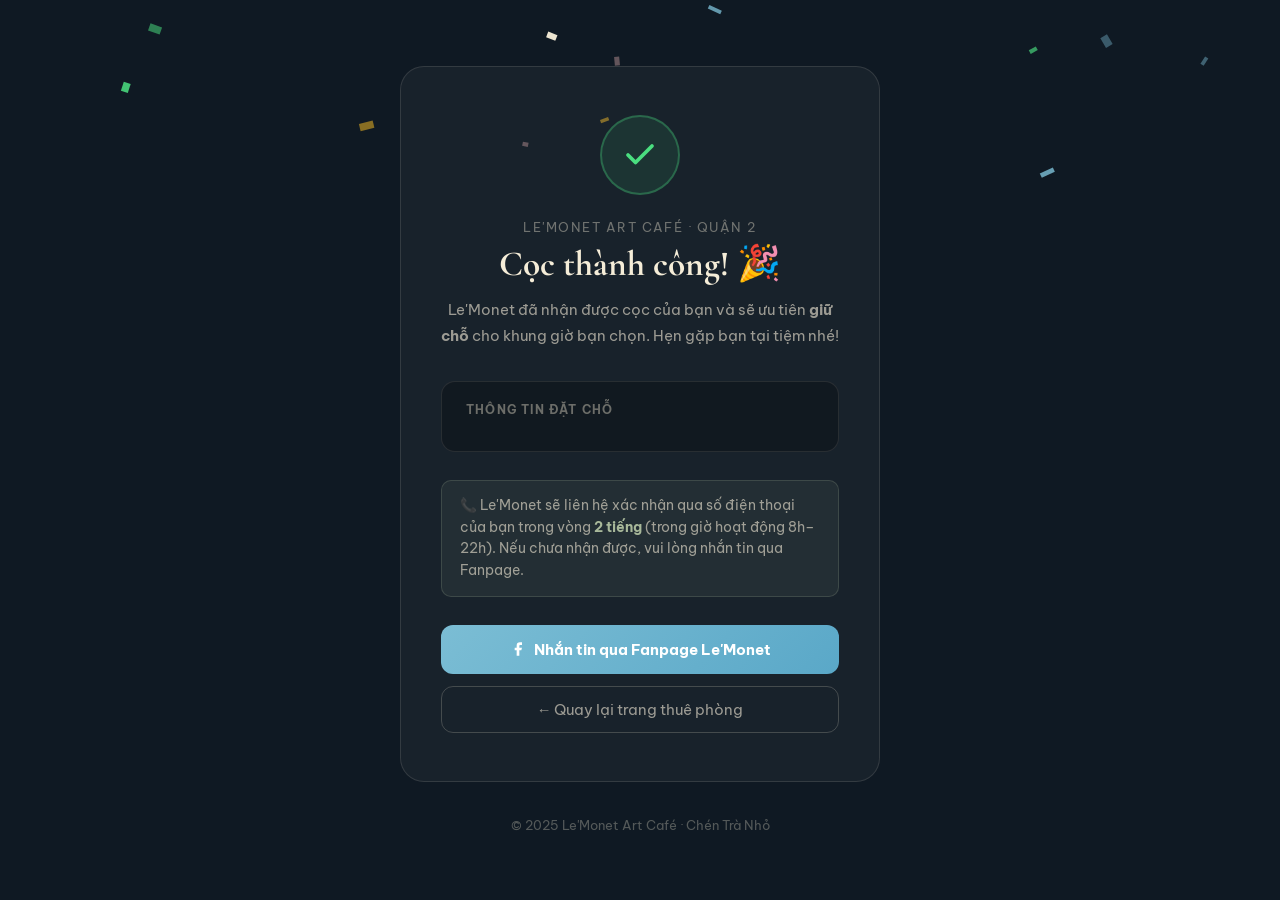
<file: pages/cam-on.html>
<!DOCTYPE html>
<html lang="vi">
<head>
  <meta charset="UTF-8" />
  <meta name="viewport" content="width=device-width, initial-scale=1.0" />
  <title>Đặt Chỗ Thành Công – Le'Monet Art Café</title>
  <meta name="description" content="Cảm ơn bạn đã cọc giữ chỗ tại Le'Monet Art Café." />
  <link rel="preconnect" href="https://fonts.googleapis.com" />
  <link href="https://fonts.googleapis.com/css2?family=Cormorant+Garamond:wght@400;600;700&family=Be+Vietnam+Pro:wght@300;400;500;600;700&display=swap" rel="stylesheet" />
  <link rel="stylesheet" href="../css/back-to-top.css">
  <style>
    :root {
      --font-display: 'Cormorant Garamond', serif;
      --font-body: 'Be Vietnam Pro', sans-serif;
      --cream: #f5edd8;
      --sky: #7bbdd4;
      --sage: #a8b89a;
      --blush: #d4a5a5;
      --dark-bg: #0f1923;
      --card-bg: rgba(255,255,255,0.04);
      --border: rgba(245,237,216,0.12);
    }
    *, *::before, *::after { box-sizing: border-box; margin: 0; padding: 0; }

    body {
      font-family: var(--font-body);
      background: var(--dark-bg);
      color: var(--cream);
      min-height: 100vh;
      display: flex;
      flex-direction: column;
      align-items: center;
      justify-content: center;
      padding: 40px 20px;
      overflow-x: hidden;
    }

    /* ── Confetti canvas ── */
    #confetti-canvas {
      position: fixed;
      inset: 0;
      pointer-events: none;
      z-index: 0;
    }

    /* ── Card ── */
    .ty-card {
      position: relative;
      z-index: 1;
      width: 100%; max-width: 480px;
      background: var(--card-bg);
      border: 1px solid var(--border);
      border-radius: 24px;
      padding: 48px 40px;
      text-align: center;
      animation: card-in 0.7s cubic-bezier(.34,1.56,.64,1) both;
    }
    @keyframes card-in {
      from { opacity: 0; transform: translateY(40px) scale(0.95); }
      to   { opacity: 1; transform: translateY(0) scale(1); }
    }

    /* ── Success Icon ── */
    .success-icon {
      width: 80px; height: 80px;
      margin: 0 auto 24px;
      background: rgba(74,222,128,0.1);
      border: 2px solid rgba(74,222,128,0.3);
      border-radius: 50%;
      display: flex; align-items: center; justify-content: center;
      animation: icon-pop 0.5s 0.3s cubic-bezier(.34,1.56,.64,1) both;
    }
    @keyframes icon-pop {
      from { opacity: 0; transform: scale(0.5); }
      to   { opacity: 1; transform: scale(1); }
    }
    .success-icon svg { color: #4ade80; }

    /* ── Text ── */
    .ty-brand {
      font-size: 0.8rem;
      color: rgba(245,237,216,0.4);
      letter-spacing: 0.12em;
      text-transform: uppercase;
      margin-bottom: 8px;
    }
    .ty-title {
      font-family: var(--font-display);
      font-size: 2.2rem;
      font-weight: 700;
      color: var(--cream);
      margin-bottom: 12px;
      line-height: 1.2;
    }
    .ty-sub {
      font-size: 0.95rem;
      color: rgba(245,237,216,0.6);
      line-height: 1.7;
      margin-bottom: 32px;
    }

    /* ── Booking Summary ── */
    .booking-summary {
      background: rgba(0,0,0,0.25);
      border: 1px solid rgba(245,237,216,0.1);
      border-radius: 14px;
      padding: 20px 24px;
      margin-bottom: 28px;
      text-align: left;
    }
    .booking-summary__title {
      font-size: 0.75rem;
      font-weight: 700;
      color: rgba(245,237,216,0.4);
      letter-spacing: 0.1em;
      text-transform: uppercase;
      margin-bottom: 14px;
    }
    .summary-row {
      display: flex;
      justify-content: space-between;
      align-items: flex-start;
      padding: 7px 0;
      border-bottom: 1px solid rgba(245,237,216,0.06);
      font-size: 0.88rem;
      gap: 12px;
    }
    .summary-row:last-child { border-bottom: none; }
    .summary-row__label { color: rgba(245,237,216,0.45); white-space: nowrap; }
    .summary-row__value { color: var(--cream); font-weight: 600; text-align: right; }
    .summary-ref {
      font-family: monospace;
      font-size: 1rem;
      color: var(--sky);
      letter-spacing: 0.08em;
    }

    /* ── Promise badge ── */
    .promise-badge {
      background: rgba(168,184,154,0.08);
      border: 1px solid rgba(168,184,154,0.2);
      border-radius: 10px;
      padding: 14px 18px;
      font-size: 0.85rem;
      color: rgba(245,237,216,0.6);
      line-height: 1.6;
      margin-bottom: 28px;
      text-align: left;
    }
    .promise-badge strong { color: var(--sage); }

    /* ── Actions ── */
    .ty-actions {
      display: flex;
      flex-direction: column;
      gap: 12px;
    }
    .btn-primary {
      display: inline-flex;
      align-items: center;
      justify-content: center;
      gap: 8px;
      padding: 15px 24px;
      background: linear-gradient(135deg, var(--sky), #5aa8c8);
      border: none;
      border-radius: 12px;
      color: #fff;
      font-family: var(--font-body);
      font-size: 0.95rem;
      font-weight: 700;
      text-decoration: none;
      cursor: pointer;
      transition: all 0.3s;
    }
    .btn-primary:hover { filter: brightness(1.1); transform: translateY(-2px); box-shadow: 0 8px 24px rgba(123,189,212,0.35); }
    .btn-ghost {
      display: inline-flex;
      align-items: center;
      justify-content: center;
      gap: 8px;
      padding: 13px 24px;
      background: transparent;
      border: 1px solid rgba(245,237,216,0.2);
      border-radius: 12px;
      color: rgba(245,237,216,0.6);
      font-family: var(--font-body);
      font-size: 0.92rem;
      text-decoration: none;
      transition: all 0.3s;
    }
    .btn-ghost:hover { border-color: rgba(245,237,216,0.4); color: var(--cream); }

    /* ── Logo footer ── */
    .ty-footer {
      margin-top: 32px;
      position: relative; z-index: 1;
      text-align: center;
    }
    .ty-footer a {
      color: rgba(245,237,216,0.3);
      font-size: 0.82rem;
      text-decoration: none;
    }
    .ty-footer a:hover { color: rgba(245,237,216,0.6); }

    @media (max-width: 500px) {
      .ty-card { padding: 36px 24px; }
      .ty-title { font-size: 1.8rem; }
    }
  </style>
</head>
<body>

  <canvas id="confetti-canvas"></canvas>

  <div class="ty-card" id="tyCard">

    <!-- Icon -->
    <div class="success-icon">
      <svg width="36" height="36" viewBox="0 0 24 24" fill="none" stroke="currentColor" stroke-width="2.5" stroke-linecap="round" stroke-linejoin="round">
        <polyline points="20 6 9 17 4 12"/>
      </svg>
    </div>

    <p class="ty-brand">Le'Monet Art Café · Quận 2</p>
    <h1 class="ty-title">Cọc thành công! 🎉</h1>
    <p class="ty-sub">Le'Monet đã nhận được cọc của bạn và sẽ ưu tiên <strong>giữ chỗ</strong> cho khung giờ bạn chọn. Hẹn gặp bạn tại tiệm nhé!</p>

    <!-- Booking summary (populated by JS) -->
    <div class="booking-summary" id="bookingSummary">
      <p class="booking-summary__title">Thông tin đặt chỗ</p>
      <div id="summaryRows"></div>
    </div>

    <!-- Promise -->
    <div class="promise-badge">
      📞 Le'Monet sẽ liên hệ xác nhận qua số điện thoại của bạn trong vòng <strong>2 tiếng</strong> (trong giờ hoạt động 8h–22h). Nếu chưa nhận được, vui lòng nhắn tin qua Fanpage.
    </div>

    <!-- Actions -->
    <div class="ty-actions">
      <a href="https://www.facebook.com/lemonetartcafe" target="_blank" rel="noopener" class="btn-primary">
        <svg width="16" height="16" viewBox="0 0 24 24" fill="currentColor"><path d="M18 2h-3a5 5 0 00-5 5v3H7v4h3v8h4v-8h3l1-4h-4V7a1 1 0 011-1h3z"/></svg>
        Nhắn tin qua Fanpage Le'Monet
      </a>
      <a href="thue-phong.html" class="btn-ghost">
        ← Quay lại trang thuê phòng
      </a>
    </div>

  </div>

  <div class="ty-footer">
    <a href="../index.html">© 2025 Le'Monet Art Café · Chén Trà Nhỏ</a>
  </div>

  <script>
    // ── Populate booking info from sessionStorage ──
    (function() {
      const raw = sessionStorage.getItem('lm_booking');
      if (!raw) return;

      const b = JSON.parse(raw);
      const roomMap = {
        P01: 'Phòng 01 – Căn Phòng Xanh',
        P02: 'Phòng 02 – Thư Viện Bàn Lớn',
        P03: 'Phòng 03 – Có Ban Công',
      };
      const pkgMap = {
        Goi01: 'Gói 01 – Khởi Đầu Cảm Hứng',
        Goi02: 'Gói 02 – Văn Phòng Sáng Tạo',
        Goi03: 'Gói 03 – Lớp Học Cảm Hứng',
      };

      const rows = [
        { label: 'Tên',         value: b.name  || '—' },
        { label: 'Điện thoại',  value: b.phone || '—' },
        { label: 'Ngày',        value: b.date  ? formatDate(b.date) : '—' },
        { label: 'Giờ',         value: b.time  || '—' },
        { label: 'Phòng',       value: roomMap[b.room] || b.room || '—' },
        { label: 'Gói',         value: pkgMap[b.pkg]   || b.pkg  || '—' },
        { label: 'Mã đặt chỗ', value: `<span class="summary-ref">${b.ref || '—'}</span>` },
        { label: 'Số tiền cọc', value: '100.000 VNĐ' },
      ];

      document.getElementById('summaryRows').innerHTML = rows.map(r => `
        <div class="summary-row">
          <span class="summary-row__label">${r.label}</span>
          <span class="summary-row__value">${r.value}</span>
        </div>
      `).join('');

      // Clear after reading so it doesn't persist on refresh
      sessionStorage.removeItem('lm_booking');
    })();

    function formatDate(d) {
      const [y, m, day] = d.split('-');
      return `${day}/${m}/${y}`;
    }

    // ── Confetti ──
    (function() {
      const canvas = document.getElementById('confetti-canvas');
      const ctx = canvas.getContext('2d');
      canvas.width = window.innerWidth;
      canvas.height = window.innerHeight;

      const colors = ['#7bbdd4','#d4a5a5','#a8b89a','#f5edd8','#4ade80','#fbbf24'];
      const particles = Array.from({ length: 120 }, () => ({
        x: Math.random() * canvas.width,
        y: Math.random() * -canvas.height,
        w: Math.random() * 10 + 5,
        h: Math.random() * 5 + 3,
        color: colors[Math.floor(Math.random() * colors.length)],
        vx: (Math.random() - 0.5) * 2,
        vy: Math.random() * 3 + 2,
        angle: Math.random() * Math.PI * 2,
        spin: (Math.random() - 0.5) * 0.15,
        opacity: Math.random() * 0.6 + 0.4,
      }));

      let frame = 0;
      function draw() {
        ctx.clearRect(0, 0, canvas.width, canvas.height);
        particles.forEach(p => {
          ctx.save();
          ctx.globalAlpha = p.opacity;
          ctx.translate(p.x, p.y);
          ctx.rotate(p.angle);
          ctx.fillStyle = p.color;
          ctx.fillRect(-p.w / 2, -p.h / 2, p.w, p.h);
          ctx.restore();
          p.x += p.vx;
          p.y += p.vy;
          p.angle += p.spin;
          if (p.y > canvas.height) { p.y = -20; p.x = Math.random() * canvas.width; }
        });
        frame++;
        if (frame < 300) requestAnimationFrame(draw); // Run ~5 seconds then stop
        else ctx.clearRect(0, 0, canvas.width, canvas.height);
      }
      draw();
    })();
  </script>

  <button class="back-to-top" id="backToTop" aria-label="Lên đầu trang">
    <svg viewBox="0 0 24 24" aria-hidden="true">
      <path d="M18 15l-6-6-6 6" />
    </svg>
  </button>
  <script src="../js/back-to-top.js"></script>
</body>
</html>
</file>
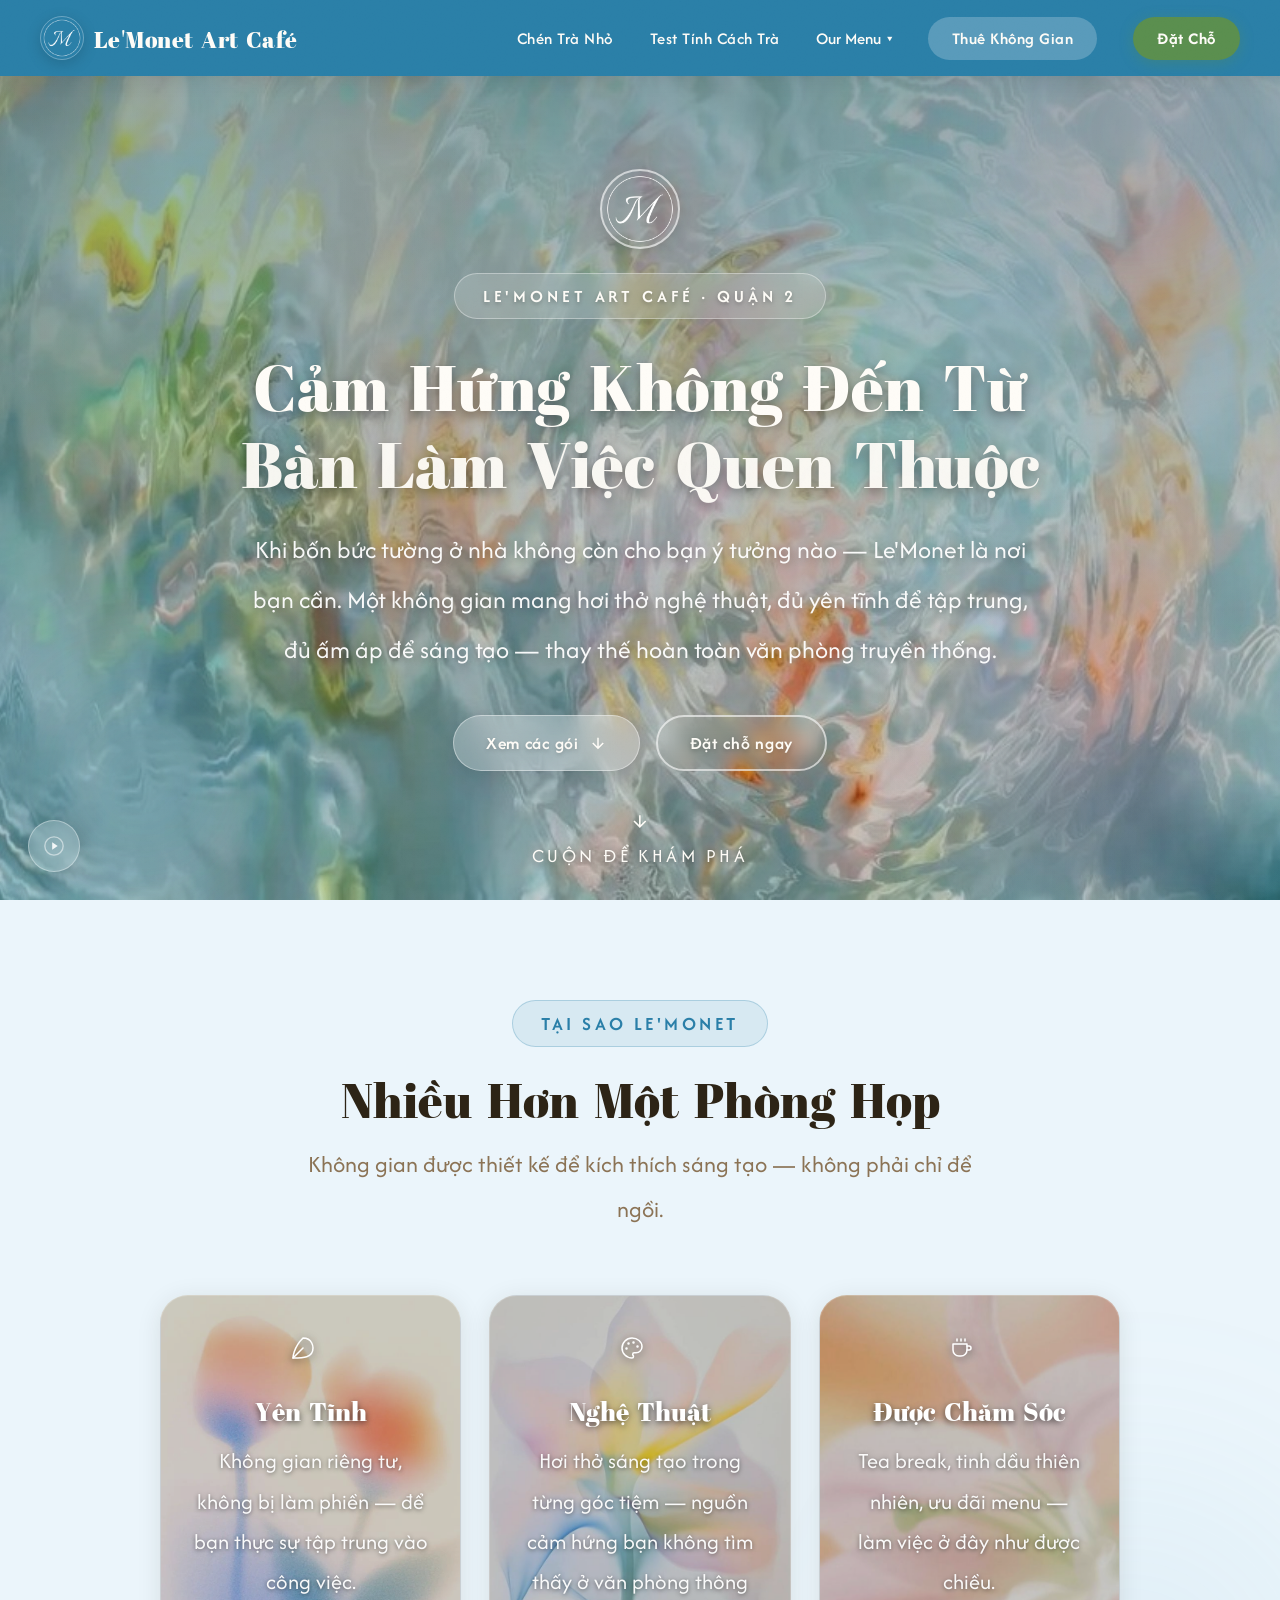
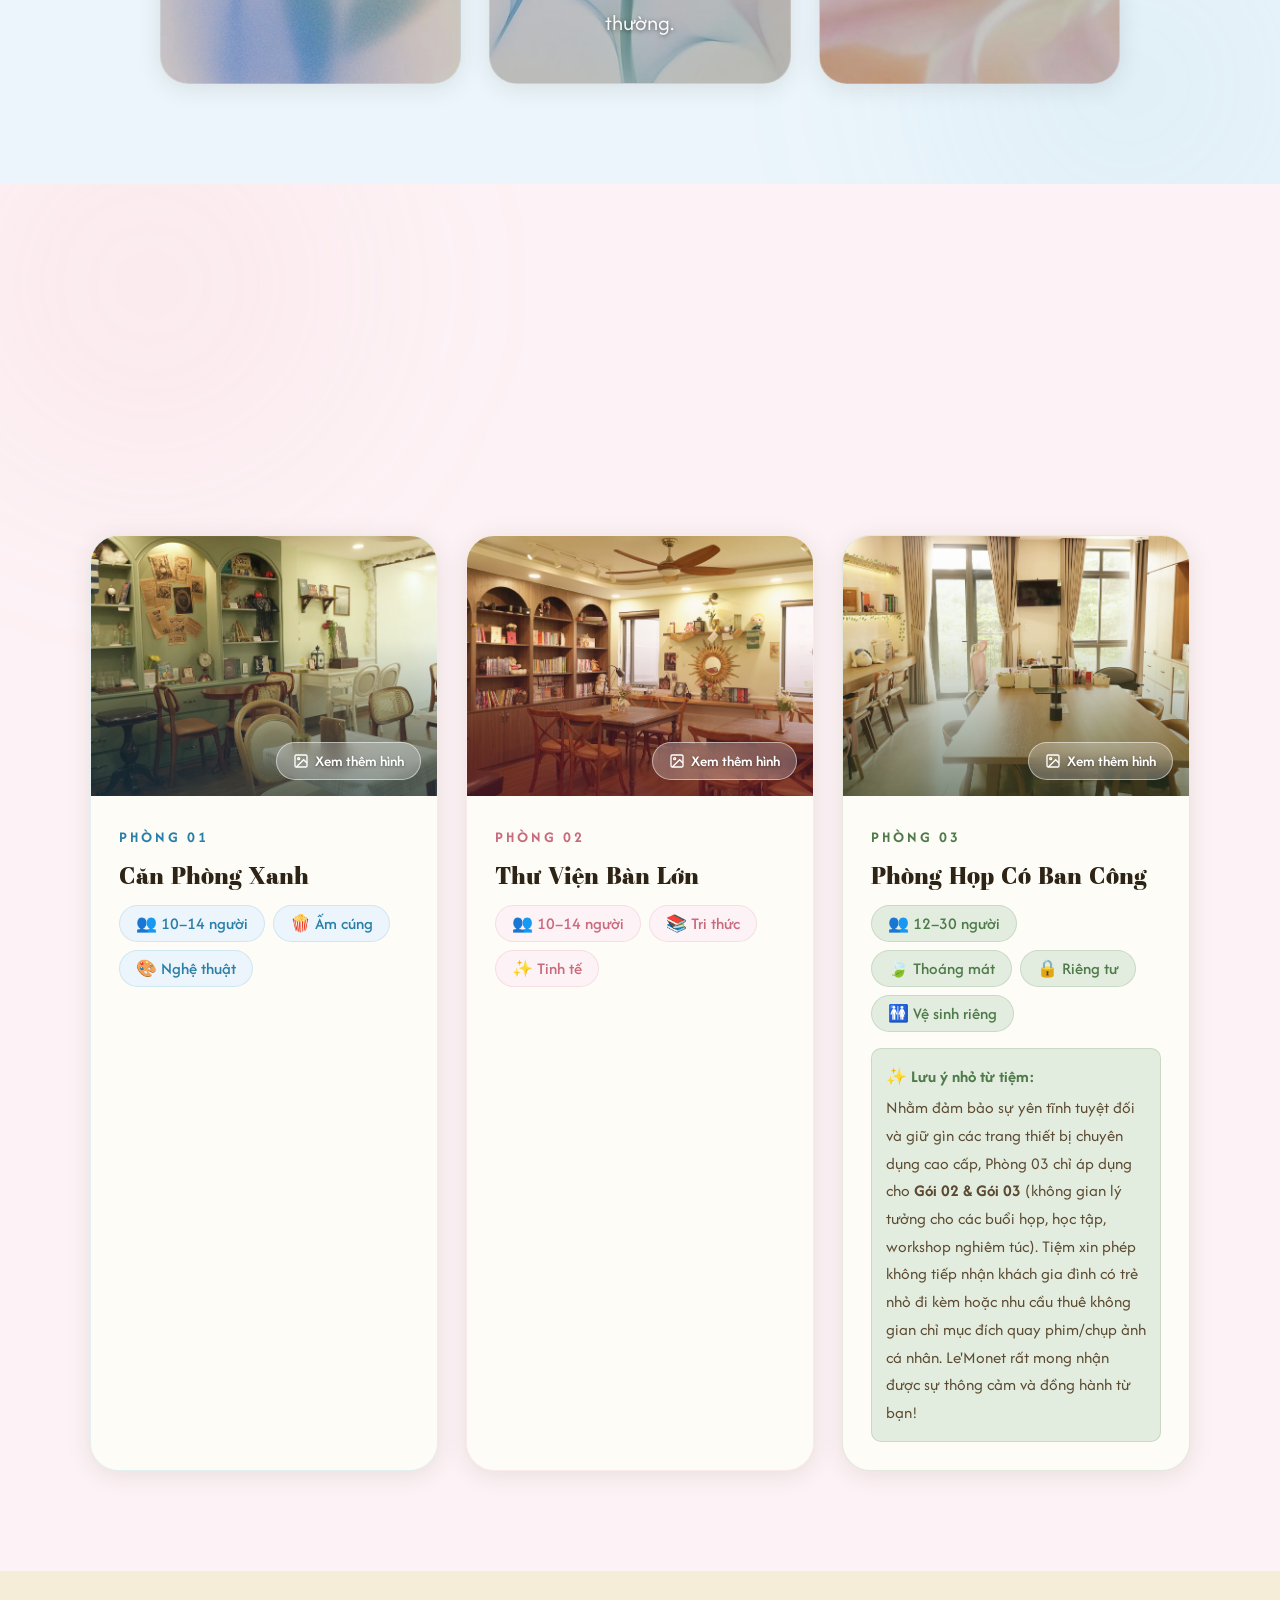
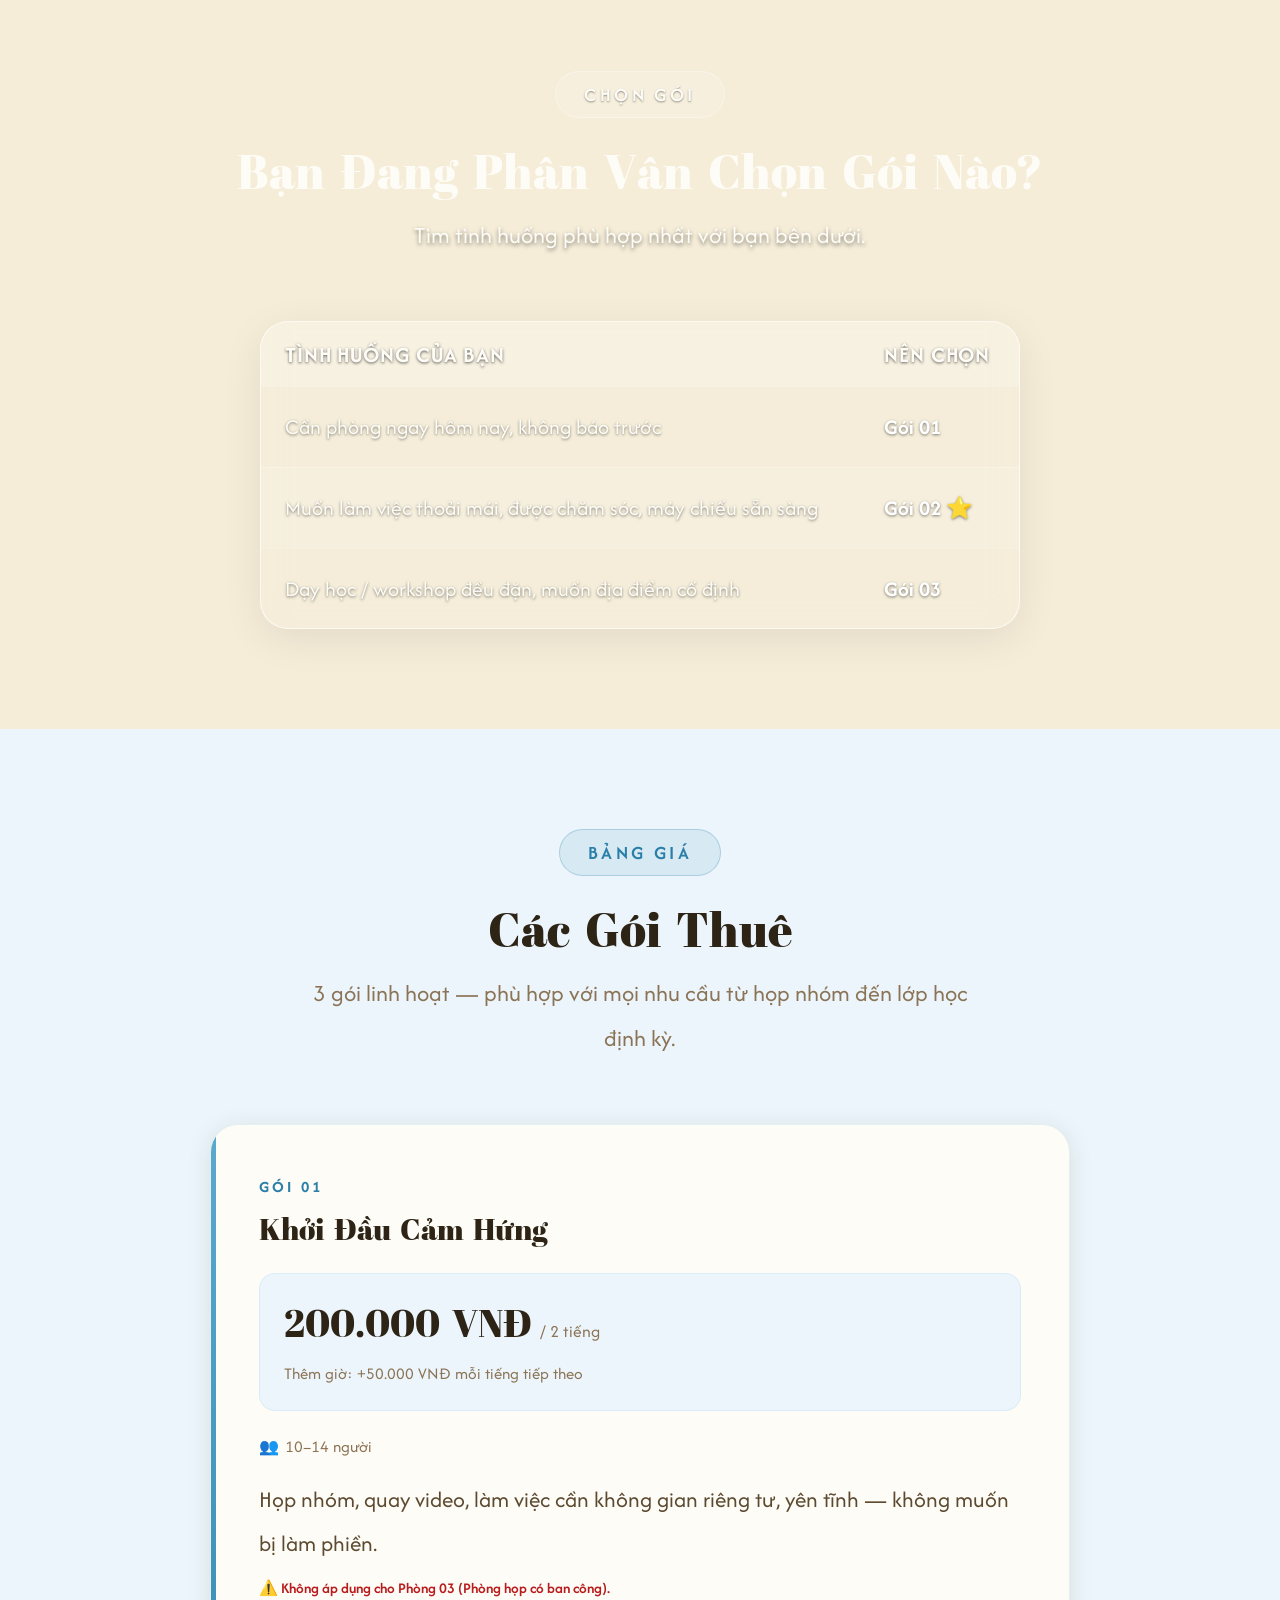
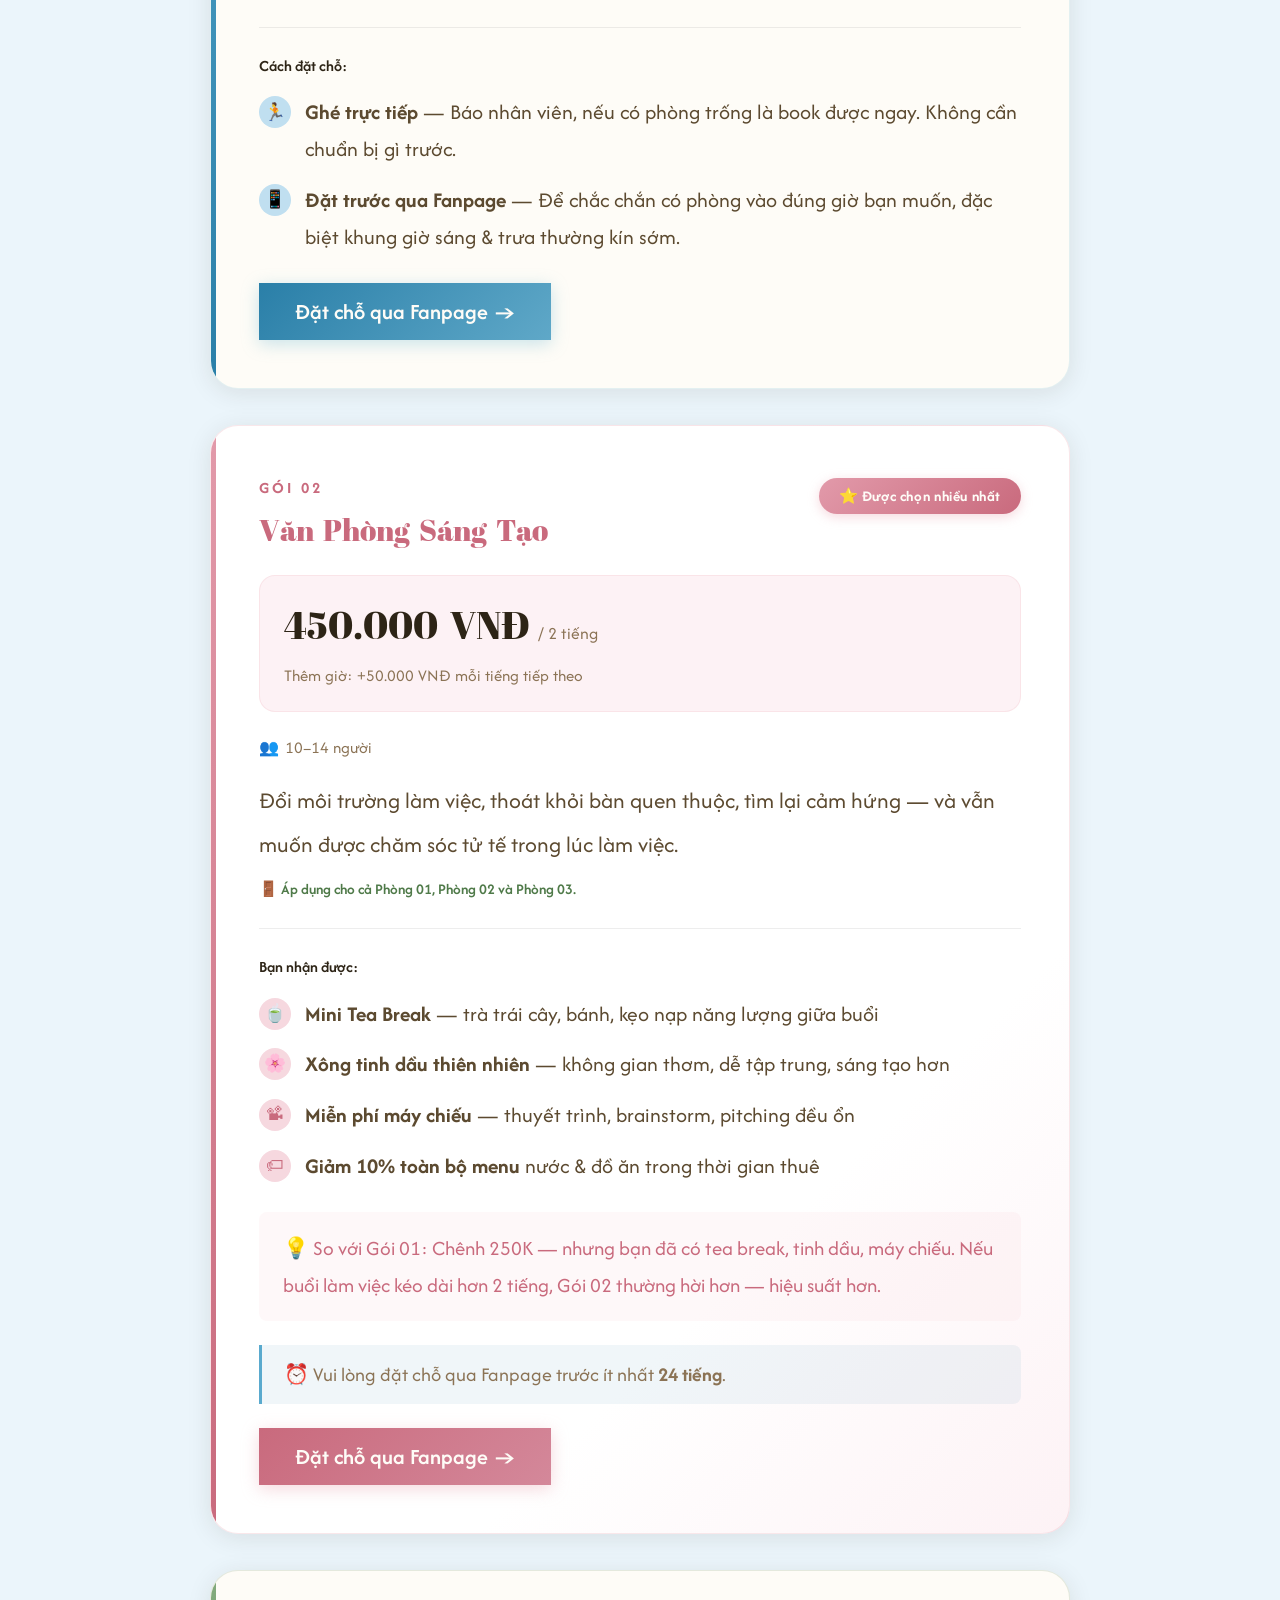
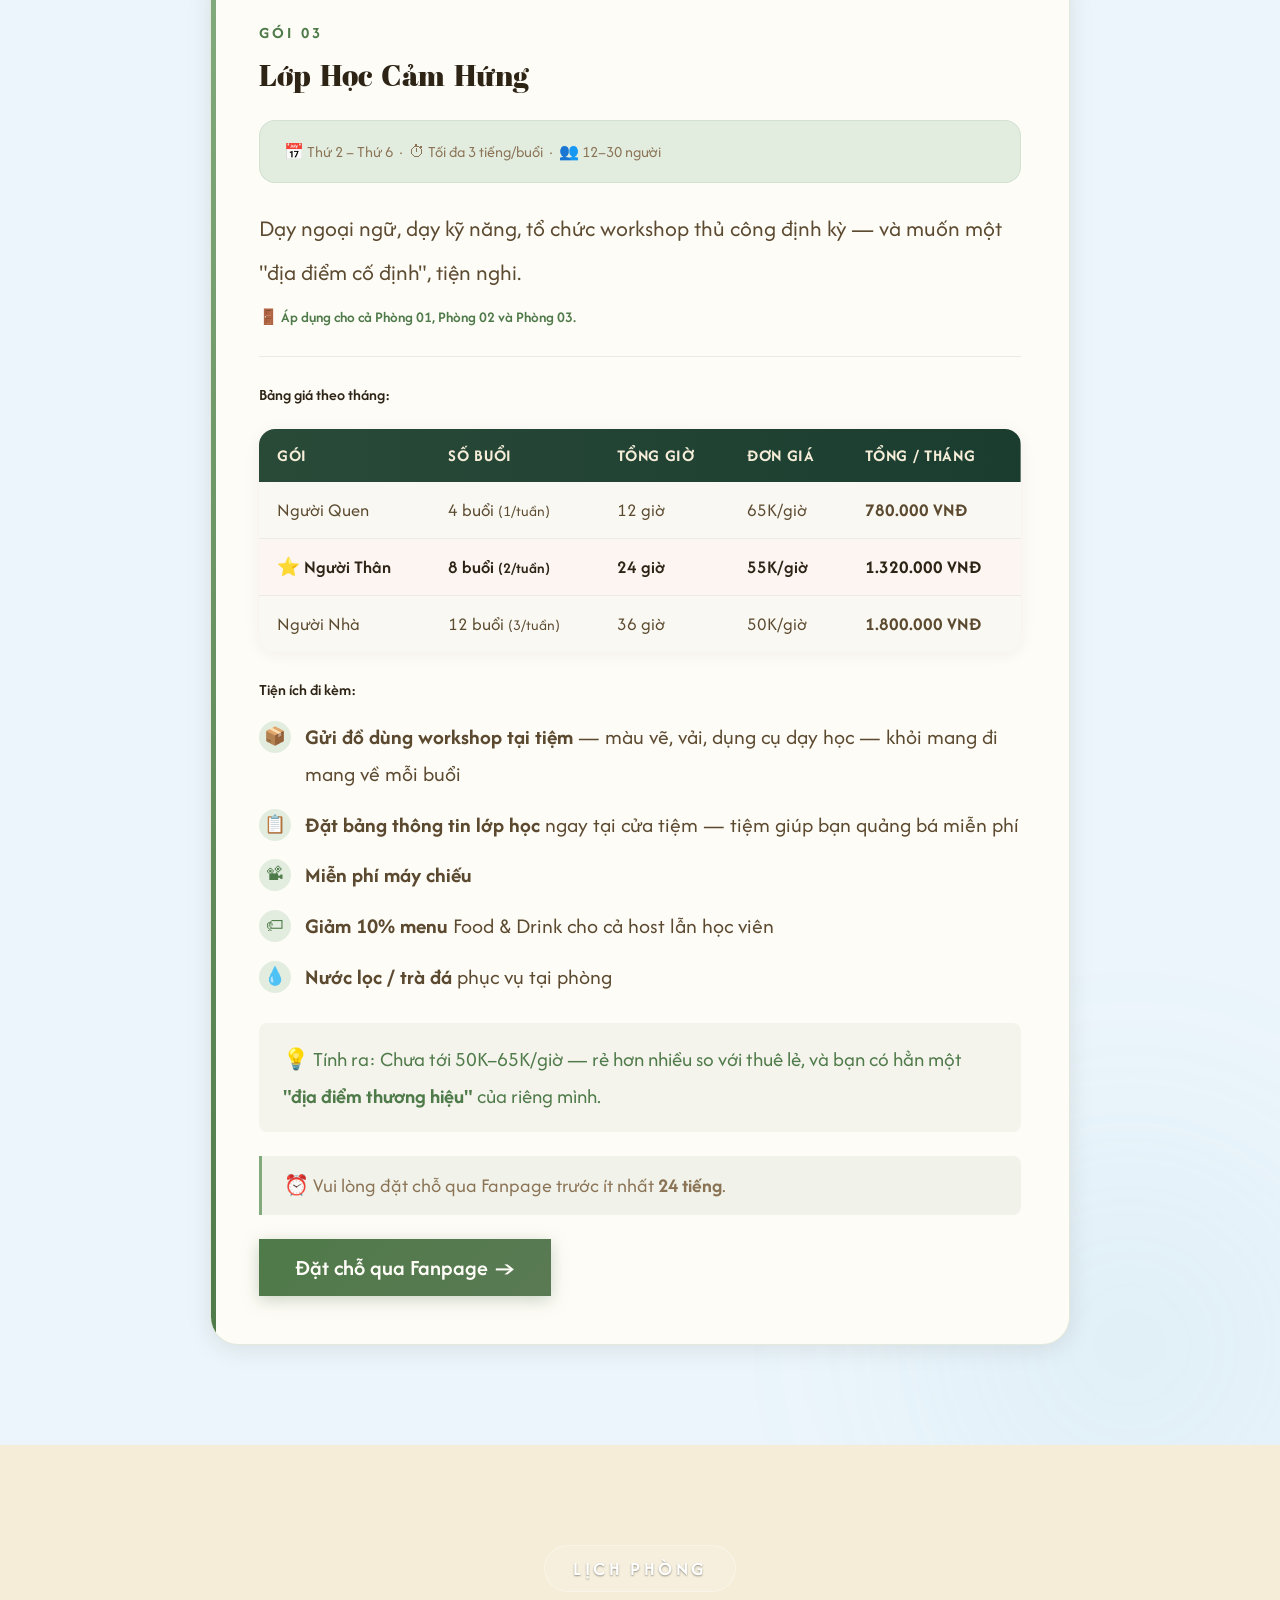
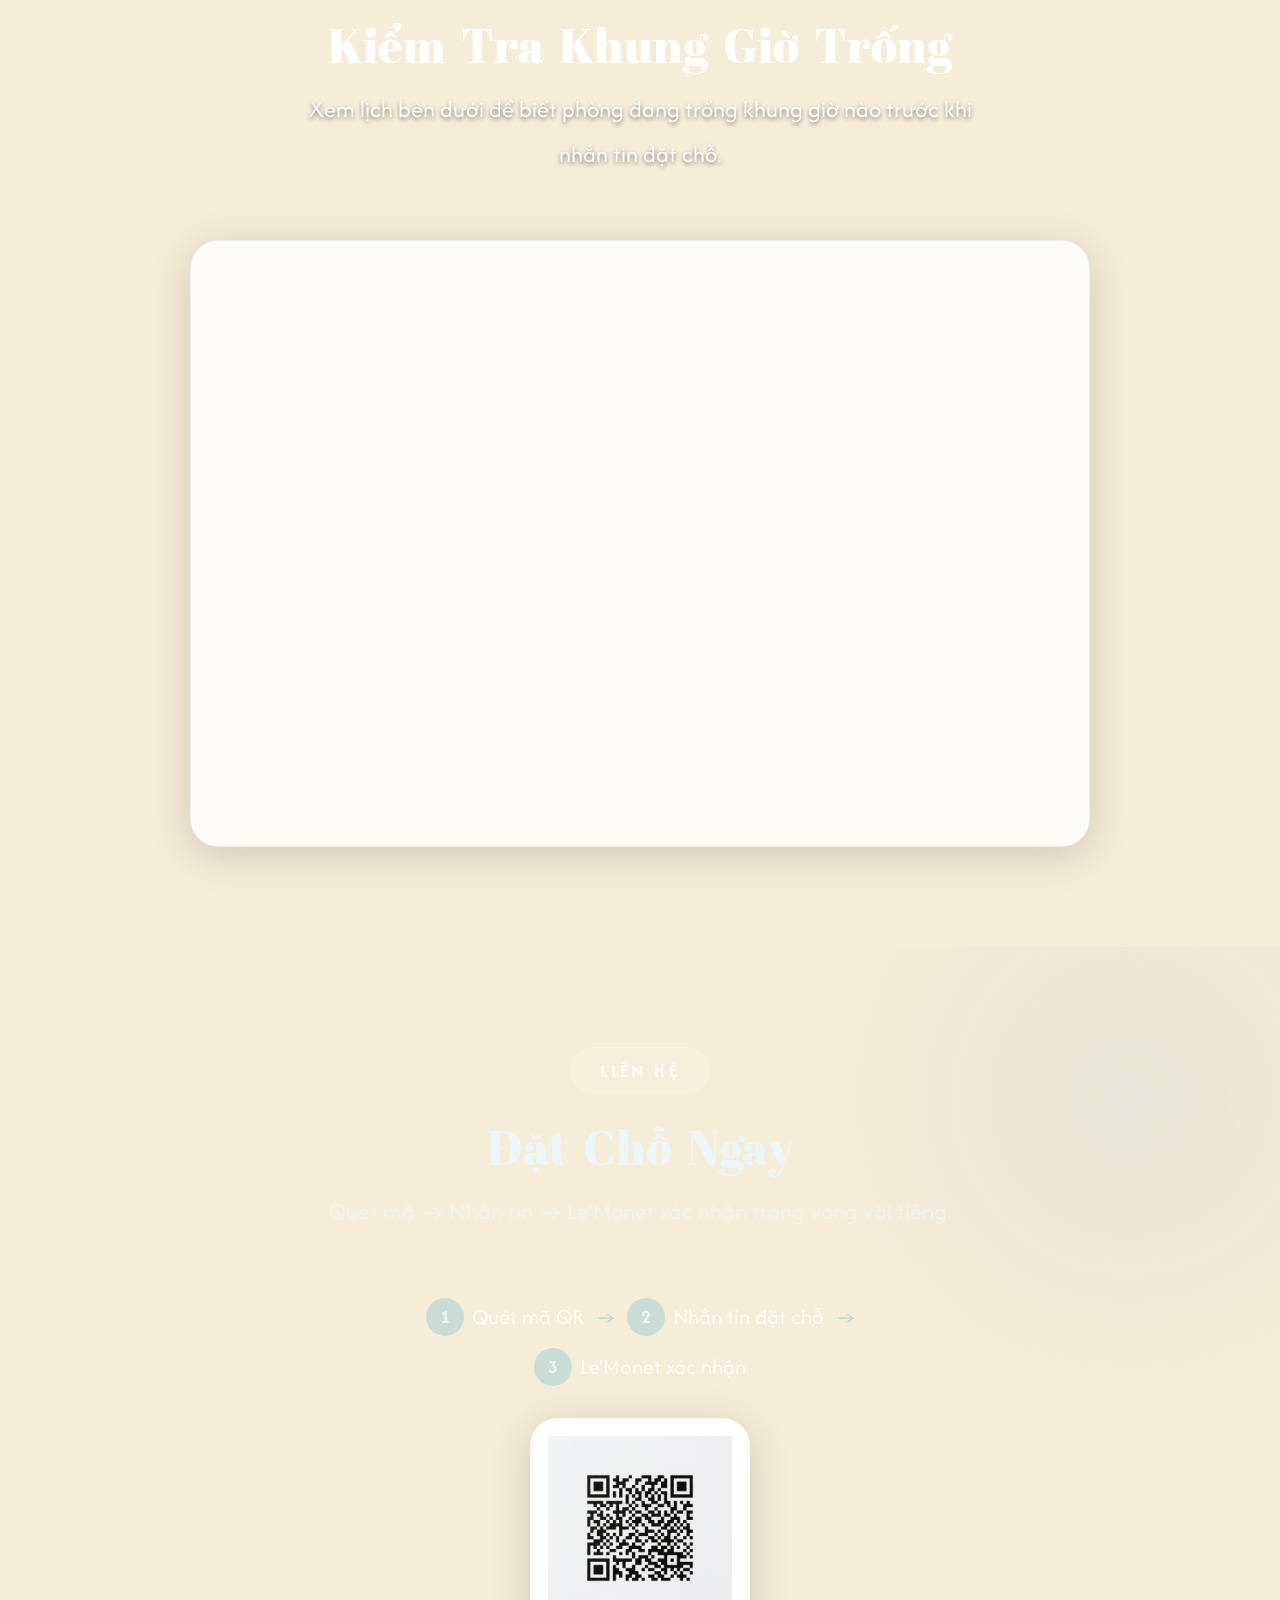
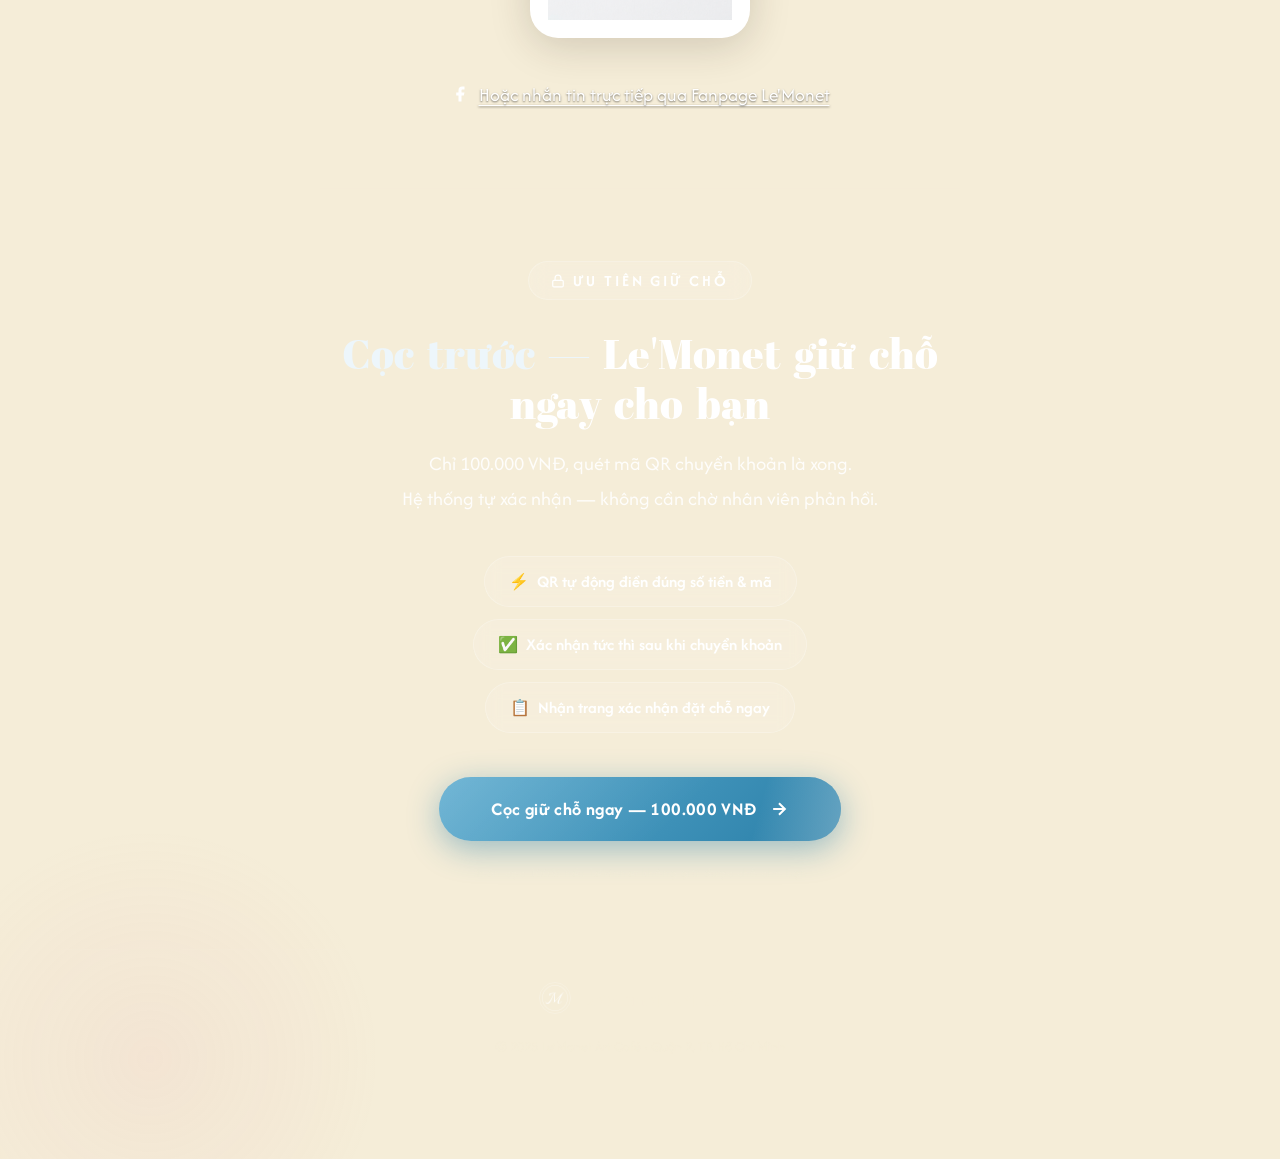
<file: pages/thue-phong.html>
<!DOCTYPE html>
<html lang="vi">

<head>
  <meta charset="UTF-8" />
  <meta name="viewport" content="width=device-width, initial-scale=1.0" />
  <title>Thuê Không Gian Sáng Tạo — Le'Monet Art Café</title>
  <meta name="description" content="Thuê phòng làm việc, dạy học, workshop tại Le'Monet Art Café Quận 2. 3 gói linh hoạt, không gian nghệ thuật, đặt chỗ dễ dàng qua Fanpage." />
  <meta property="og:title" content="Thuê Không Gian Sáng Tạo — Le'Monet Art Café" />
  <meta property="og:description" content="Thuê phòng làm việc, dạy học, workshop tại Le'Monet Art Café Quận 2. 3 gói linh hoạt, không gian nghệ thuật." />
  <link rel="preconnect" href="https://fonts.googleapis.com">
  <link rel="preconnect" href="https://fonts.gstatic.com" crossorigin>
  <link href="https://fonts.googleapis.com/css2?family=Be+Vietnam+Pro:ital,wght@0,300;0,400;0,500;0,600;0,700;1,300;1,400&display=swap" rel="stylesheet">
  <link rel="stylesheet" href="../css/style.css" />
  <style>
    /* ============================================================
       THUÊ PHÒNG PAGE — Pastel Spring Palette
       Inspired by: water reflection aqua · spring botanical blue
       · blush pink · editorial cream
       Le'Monet Art Café · 2025
    ============================================================ */

    /* ── Color System ─────────────────────────────────────── */
    :root {
      /* Sky blues — deeper, more readable */
      --sky:         #2A7FA8;
      --sky-mid:     #5AAACE;
      --sky-light:   #C0DFF0;
      --sky-pale:    #EBF5FB;

      /* Blush pinks */
      --blush:       #C96A7D;
      --blush-mid:   #E29AAA;
      --blush-light: #F6D8DF;
      --blush-pale:  #FDF2F5;

      /* Mint / sage */
      --sage:        #4F7A49;
      --sage-light:  #82AA7C;
      --sage-pale:   #E2EDE0;

      /* Lavender */
      --lavender:    #6B64B2;
      --lavender-pale: #ECEAF8;

      /* Warm peach accent */
      --peach:       #F0BC9A;
      --peach-pale:  #FDF0E8;

      /* Section backgrounds */
      --bg-hero:    linear-gradient(155deg, #EBF5FB 0%, #FDF2F5 40%, #E2EDE0 100%);
      --bg-alt-1:   #EBF5FB;
      --bg-alt-2:   #FDF2F5;
      --bg-dark:    #1A3A4A;
    }

    /* ── Font additions ───────────────────────────────────── */
    @import url('https://fonts.googleapis.com/css2?family=Playfair+Display:ital,wght@0,400;1,400&display=swap');

    /* ── Hero ─────────────────────────────────────────────── */
    .tp-hero {
      position: relative;
      min-height: 100vh;
      display: flex;
      align-items: center;
      justify-content: center;
      overflow: hidden;
      padding: 120px 24px 80px;
      background: var(--bg-hero);
    }

    .tp-hero__bg {
      position: absolute;
      inset: 0;
      background-image: url('../assets/images/hero_water_ripple.jpg');
      background-size: cover;
      background-position: center;
      background-attachment: fixed;
      z-index: 0;
      opacity: 1;
    }

    .tp-hero__bg::after {
      content: '';
      position: absolute;
      inset: 0;
      background: linear-gradient(to bottom, rgba(26, 58, 74, 0.45) 0%, rgba(26, 58, 74, 0.2) 100%);
      z-index: 1;
    }

    /* Floating color orbs — like the water reflection image */
    .tp-hero::before {
      content: '';
      position: absolute;
      width: 600px; height: 600px;
      background: radial-gradient(circle, rgba(123,189,212,0.35) 0%, transparent 70%);
      top: -100px; left: -100px;
      z-index: 1;
      pointer-events: none;
    }

    .tp-hero::after {
      content: '';
      position: absolute;
      width: 500px; height: 500px;
      background: radial-gradient(circle, rgba(232,160,173,0.30) 0%, transparent 70%);
      bottom: -80px; right: -60px;
      z-index: 1;
      pointer-events: none;
    }

    .tp-hero__content {
      position: relative;
      z-index: 10;
      text-align: center;
      max-width: 820px;
    }

    .tp-hero__supertitle {
      display: inline-block;
      font-size: 1.1rem;
      font-weight: 600;
      letter-spacing: 0.22em;
      text-transform: uppercase;
      color: var(--white);
      background: rgba(255, 255, 255, 0.15);
      backdrop-filter: blur(10px);
      border: 1px solid rgba(255, 255, 255, 0.35);
      padding: 10px 28px;
      border-radius: 999px;
      margin-bottom: 28px;
      text-shadow: 0 2px 4px rgba(0,0,0,0.25);
    }

    @keyframes pixieGlow {
      0% { text-shadow: 0 2px 4px rgba(0,0,0,0.4), 0 0 10px rgba(255,255,255,0.3), 0 0 20px rgba(253, 240, 213, 0.15); }
      50% { text-shadow: 0 2px 4px rgba(0,0,0,0.4), 0 0 15px rgba(255,255,255,0.6), 0 0 30px rgba(253, 240, 213, 0.4), 0 0 45px rgba(253, 240, 213, 0.2); }
      100% { text-shadow: 0 2px 4px rgba(0,0,0,0.4), 0 0 10px rgba(255,255,255,0.3), 0 0 20px rgba(253, 240, 213, 0.15); }
    }

    @keyframes floatCard {
      0%, 100% { transform: translateY(0px); }
      50%       { transform: translateY(-10px); }
    }

    @keyframes shimmerSlide {
      0%   { background-position: -200% center; }
      100% { background-position: 200% center; }
    }

    @keyframes labelPulse {
      0%, 100% { box-shadow: 0 0 0 0 rgba(255,255,255,0); }
      50%       { box-shadow: 0 0 0 6px rgba(255,255,255,0.12), 0 0 18px rgba(255,255,255,0.15); }
    }

    @keyframes orbDrift1 {
      0%,100% { transform: translate(0,0) scale(1); }
      33%     { transform: translate(40px,-30px) scale(1.1); }
      66%     { transform: translate(-20px, 20px) scale(0.95); }
    }

    @keyframes orbDrift2 {
      0%,100% { transform: translate(0,0) scale(1); }
      33%     { transform: translate(-35px, 25px) scale(1.08); }
      66%     { transform: translate(25px,-15px) scale(0.92); }
    }

    @keyframes sparkleIn {
      0%   { opacity: 0; transform: scale(0) rotate(0deg); }
      50%  { opacity: 1; transform: scale(1.2) rotate(180deg); }
      100% { opacity: 0; transform: scale(0) rotate(360deg); }
    }

    /* ── Dreamy floating orbs on hero ────────────────────── */
    .hero-orb {
      position: absolute;
      border-radius: 50%;
      pointer-events: none;
      z-index: 1;
      filter: blur(60px);
    }
    .hero-orb--1 {
      width: 420px; height: 420px;
      background: radial-gradient(circle, rgba(232,160,173,0.25) 0%, transparent 70%);
      top: -80px; right: -60px;
      animation: orbDrift1 12s ease-in-out infinite;
    }
    .hero-orb--2 {
      width: 360px; height: 360px;
      background: radial-gradient(circle, rgba(123,189,212,0.22) 0%, transparent 70%);
      bottom: -60px; left: -40px;
      animation: orbDrift2 15s ease-in-out infinite;
    }
    .hero-orb--3 {
      width: 250px; height: 250px;
      background: radial-gradient(circle, rgba(253,240,213,0.20) 0%, transparent 70%);
      top: 50%; left: 50%;
      transform: translate(-50%,-50%);
      animation: orbDrift1 18s ease-in-out infinite reverse;
    }

    /* ── Particle canvas overlay ─────────────────────────── */
    #pixie-canvas {
      position: fixed;
      inset: 0;
      pointer-events: none;
      z-index: 0;
      opacity: 0.55;
    }

    /* ── Floating highlight cards ────────────────────────── */
    .highlight-card:nth-child(1) { animation: floatCard 6s ease-in-out infinite 0s; }
    .highlight-card:nth-child(2) { animation: floatCard 6s ease-in-out infinite 1.5s; }
    .highlight-card:nth-child(3) { animation: floatCard 6s ease-in-out infinite 3s; }
    .highlight-card:hover { animation: none; transform: translateY(-12px) scale(1.02); }

    /* ── Shimmer shine on CTA buttons ───────────────────── */
    .deposit-cta-btn, .btn--sky {
      background-size: 200% auto;
    }
    .deposit-cta-btn::after {
      content: '';
      position: absolute;
      inset: 0;
      border-radius: inherit;
      background: linear-gradient(105deg, transparent 40%, rgba(255,255,255,0.25) 50%, transparent 60%);
      background-size: 200% auto;
      animation: shimmerSlide 3s linear infinite;
    }

    /* ── Pulsing section labels on dark/image sections ───── */
    #decision .tp-section-label,
    #lich .tp-section-label,
    .tp-section--dark .tp-section-label {
      animation: labelPulse 3s ease-in-out infinite;
    }

    /* ── Ambient soft glow orbs behind plain sections ───── */
    .tp-section--sky,
    .tp-section--blush {
      position: relative;
      overflow: hidden;
    }
    .tp-section--sky::after,
    .tp-section--blush::after {
      content: '';
      position: absolute;
      width: 600px; height: 600px;
      border-radius: 50%;
      pointer-events: none;
      z-index: 0;
      filter: blur(80px);
      animation: orbDrift2 14s ease-in-out infinite;
    }
    .tp-section--sky::after {
      background: radial-gradient(circle, rgba(123,189,212,0.12) 0%, transparent 70%);
      bottom: -200px; right: -150px;
    }
    .tp-section--blush::after {
      background: radial-gradient(circle, rgba(232,160,173,0.12) 0%, transparent 70%);
      top: -200px; left: -150px;
    }
    .tp-section--sky .container,
    .tp-section--blush .container { position: relative; z-index: 1; }

    .tp-hero__title {
      font-size: clamp(2.2rem, 5.5vw, 4rem);
      color: var(--white);
      line-height: 1.2;
      margin-bottom: 24px;
      font-family: var(--font-display);
      text-shadow: 0 4px 12px rgba(0,0,0,0.38);
      animation: pixieGlow 4s ease-in-out infinite;
    }

    .tp-hero__title em {
      color: var(--white);
      font-style: italic;
      opacity: 0.95;
    }

    .tp-hero__subtext {
      font-size: 1.6rem;
      color: rgba(255,255,255,0.95);
      line-height: 1.95;
      max-width: 800px;
      margin: 0 auto 40px;
      text-shadow: 0 2px 8px rgba(0,0,0,0.3);
    }

    .tp-hero__cta {
      display: flex;
      gap: 16px;
      justify-content: center;
      flex-wrap: wrap;
    }

    /* Hero-specific Button Glass styles */
    .tp-hero .btn--sky {
      background: rgba(255, 255, 255, 0.25);
      backdrop-filter: blur(12px);
      box-shadow: 0 4px 24px rgba(0,0,0,0.15);
      border: 1px solid rgba(255,255,255,0.4);
      color: var(--white);
      text-shadow: 0 2px 4px rgba(0,0,0,0.2);
    }

    .tp-hero .btn--sky:hover {
      background: rgba(255, 255, 255, 0.35);
      transform: translateY(-4px) scale(1.02);
      box-shadow: 0 10px 30px rgba(0,0,0,0.2);
    }

    .tp-hero .btn--blush-ghost {
      background: transparent;
      color: var(--white);
      border: 2px solid rgba(255, 255, 255, 0.6);
      backdrop-filter: blur(8px);
      text-shadow: 0 2px 4px rgba(0,0,0,0.2);
    }

    .tp-hero .btn--blush-ghost:hover {
      background: rgba(255, 255, 255, 0.15);
      border-color: var(--white);
      transform: translateY(-4px) scale(1.02);
    }

    .tp-hero__scroll-hint {
      position: absolute;
      bottom: 32px;
      left: 50%;
      transform: translateX(-50%);
      z-index: 10;
      display: flex;
      flex-direction: column;
      align-items: center;
      gap: 12px;
      color: var(--white);
      font-size: 1.2rem;
      letter-spacing: 0.18em;
      text-transform: uppercase;
      animation: bounceDown 2.2s ease-in-out infinite;
      text-shadow: 0 2px 6px rgba(0,0,0,0.4);
    }

    @keyframes bounceDown {
      0%, 100% { transform: translateX(-50%) translateY(0); }
      50%       { transform: translateX(-50%) translateY(9px); }
    }

    /* ── Sections Shared ─────────────────────────────────── */
    .tp-section {
      padding: 100px 24px;
    }

    /* Sky-tinted sections */
    .tp-section--sky {
      background: var(--bg-alt-1);
    }

    /* Blush-tinted sections */
    .tp-section--blush {
      background: var(--bg-alt-2);
    }

    /* Lavender-tinted */
    .tp-section--lavender {
      background: var(--lavender-pale);
    }

    /* Dark teal CTA */
    .tp-section--dark {
      background: linear-gradient(rgba(0,0,0,0.15), rgba(0,0,0,0.15)), url('../book-phong-page/nen8.jpeg') center/cover no-repeat;
      background-attachment: fixed;
      color: var(--cream);
      position: relative;
      overflow: hidden;
    }

    .tp-section--dark::before {
      content: '';
      position: absolute;
      width: 700px; height: 700px;
      background: radial-gradient(circle, rgba(123,189,212,0.12) 0%, transparent 65%);
      top: -200px; right: -200px;
      pointer-events: none;
    }

    .tp-section--dark::after {
      content: '';
      position: absolute;
      width: 500px; height: 500px;
      background: radial-gradient(circle, rgba(232,160,173,0.10) 0%, transparent 65%);
      bottom: -150px; left: -100px;
      pointer-events: none;
    }

    .tp-section-header {
      text-align: center;
      margin-bottom: 64px;
    }

    /* Labels — color variants */
    .tp-section-label {
      display: inline-block;
      font-size: 1.2rem;
      font-weight: 600;
      letter-spacing: 0.18em;
      text-transform: uppercase;
      padding: 10px 28px;
      border-radius: 999px;
      margin-bottom: 24px;
      color: var(--sky);
      background: rgba(42, 127, 168, 0.10);
      border: 1px solid rgba(42, 127, 168, 0.25);
    }

    .tp-section-label--blush {
      color: var(--blush);
      background: rgba(201, 106, 125, 0.10);
      border-color: rgba(201, 106, 125, 0.28);
    }

    .tp-section-label--sage {
      color: var(--sage);
      background: rgba(79, 122, 73, 0.10);
      border-color: rgba(79, 122, 73, 0.22);
    }

    .tp-section-label--lavender {
      color: var(--lavender);
      background: rgba(107, 100, 178, 0.12);
      border-color: rgba(107, 100, 178, 0.28);
    }

    .tp-section-label--light {
      color: rgba(255,255,255,0.9);
      background: rgba(255,255,255,0.12);
      border-color: rgba(255,255,255,0.25);
    }

    .tp-section-title {
      font-size: clamp(1.8rem, 4vw, 3rem);
      color: var(--ink);
      font-family: var(--font-display);
      margin-bottom: 16px;
    }

    .tp-section-title em { color: var(--sky); }
    .tp-section-title em.blush { color: var(--blush); }
    .tp-section-title em.lavender { color: var(--lavender); }

    .tp-section-title--light { color: #EDF6FB; }

    .tp-section-subtitle {
      color: var(--ink-soft);
      font-size: 1.5rem;
      max-width: 700px;
      margin: 0 auto;
      line-height: 1.85;
    }

    .tp-section-subtitle--light {
      color: rgba(237, 246, 251, 0.70);
    }

    /* ── Section 2: Highlights ───────────────────────────── */
    .highlights-grid {
      display: grid;
      grid-template-columns: repeat(3, 1fr);
      gap: 28px;
      max-width: 960px;
      margin: 0 auto;
    }

    .highlight-card {
      border-radius: var(--radius-lg);
      padding: 40px 32px;
      text-align: center;
      box-shadow: var(--shadow-soft);
      transition: var(--transition);
      position: relative;
      overflow: hidden;
    }

    /* Card 1 — nen3 */
    .highlight-card:nth-child(1) {
      background: linear-gradient(rgba(0,0,0,0.2), rgba(0,0,0,0.2)), url('../book-phong-page/nen3.jpg') center/cover no-repeat;
      background-attachment: fixed;
      border: 1px solid rgba(255, 255, 255, 0.2);
    }

    .highlight-card:nth-child(1)::before {
      content: '';
      position: absolute;
      top: 0; left: 0; right: 0;
      height: 4px;
      background: linear-gradient(90deg, var(--sky-mid), var(--sky));
      transform: scaleX(0);
      transition: transform 0.4s ease;
    }

    /* Card 2 — nen4 */
    .highlight-card:nth-child(2) {
      background: linear-gradient(rgba(0,0,0,0.2), rgba(0,0,0,0.2)), url('../book-phong-page/nen4.jpg') center/cover no-repeat;
      background-attachment: fixed;
      border: 1px solid rgba(255, 255, 255, 0.2);
    }

    .highlight-card:nth-child(2)::before {
      content: '';
      position: absolute;
      top: 0; left: 0; right: 0;
      height: 4px;
      background: linear-gradient(90deg, var(--blush-mid), var(--blush));
      transform: scaleX(0);
      transition: transform 0.4s ease;
    }

    /* Card 3 — nen5 */
    .highlight-card:nth-child(3) {
      background: linear-gradient(rgba(0,0,0,0.2), rgba(0,0,0,0.2)), url('../book-phong-page/nen5.jpg') center/cover no-repeat;
      background-attachment: fixed;
      border: 1px solid rgba(255, 255, 255, 0.2);
    }

    .highlight-card:nth-child(3)::before {
      content: '';
      position: absolute;
      top: 0; left: 0; right: 0;
      height: 4px;
      background: linear-gradient(90deg, var(--sage-light), var(--sage));
      transform: scaleX(0);
      transition: transform 0.4s ease;
    }

    .highlight-card:hover {
      transform: translateY(-8px);
      box-shadow: var(--shadow-md);
    }

    .highlight-card:hover::before {
      transform: scaleX(1);
    }

    .highlight-card__icon {
      display: flex;
      align-items: center;
      justify-content: center;
      margin: 0 auto 20px;
      color: #fff;
      filter: drop-shadow(0 2px 4px rgba(0,0,0,0.6));
    }

    .highlight-card__icon svg {
      width: 40px;
      height: 40px;
      fill: none;
      stroke: currentColor;
      stroke-width: 1.5;
    }

    .highlight-card__title {
      font-family: var(--font-display);
      font-size: 1.6rem;
      color: #fff;
      margin-bottom: 16px;
      text-shadow: 0 2px 6px rgba(0,0,0,0.6);
    }

    .highlight-card__desc {
      color: rgba(255,255,255,0.95);
      font-size: 1.4rem;
      line-height: 1.8;
      text-shadow: 0 1px 4px rgba(0,0,0,0.5);
    }

    /* ── Section 3: Rooms ────────────────────────────────── */
    .rooms-grid {
      display: grid;
      grid-template-columns: repeat(3, 1fr);
      gap: 28px;
      max-width: 1100px;
      margin: 0 auto;
    }

    .room-card {
      background: var(--white);
      border-radius: var(--radius-lg);
      overflow: hidden;
      box-shadow: var(--shadow-soft);
      transition: var(--transition);
    }

    .room-card:nth-child(1) { border: 1px solid rgba(123, 189, 212, 0.2); }
    .room-card:nth-child(2) { border: 1px solid rgba(232, 160, 173, 0.2); }
    .room-card:nth-child(3) { border: 1px solid rgba(125, 155, 118, 0.2); }

    .room-card:hover {
      transform: translateY(-8px);
      box-shadow: var(--shadow-md);
    }

    .room-card__image-wrap {
      position: relative;
      overflow: hidden;
      height: 260px;
    }

    .room-card__image-wrap img {
      width: 100%;
      height: 100%;
      object-fit: cover;
      transition: transform 0.6s ease;
    }

    .room-card:hover .room-card__image-wrap img {
      transform: scale(1.05);
    }

    /* Overlay tint per card */
    .room-card:nth-child(1) .room-card__overlay {
      position: absolute; inset: 0;
      background: linear-gradient(to top, rgba(26, 58, 74, 0.65) 0%, rgba(123,189,212,0.1) 60%, transparent 100%);
    }

    .room-card:nth-child(2) .room-card__overlay {
      position: absolute; inset: 0;
      background: linear-gradient(to top, rgba(100, 30, 50, 0.55) 0%, rgba(232,160,173,0.1) 60%, transparent 100%);
    }

    .room-card:nth-child(3) .room-card__overlay {
      position: absolute; inset: 0;
      background: linear-gradient(to top, rgba(42, 61, 36, 0.60) 0%, rgba(125,155,118,0.1) 60%, transparent 100%);
    }

    .room-card__badge {
      position: absolute;
      top: 16px; right: 16px;
      font-size: 0.95rem;
      font-weight: 700;
      padding: 6px 18px;
      border-radius: 999px;
      letter-spacing: 0.06em;
      color: var(--white);
      backdrop-filter: blur(6px);
    }

    .room-card:nth-child(1) .room-card__badge { background: rgba(123,189,212,0.75); }
    .room-card:nth-child(2) .room-card__badge { background: rgba(232,160,173,0.80); }
    .room-card:nth-child(3) .room-card__badge { background: rgba(125,155,118,0.75); }

    .room-card__body { padding: 28px; }

    .room-card__num {
      font-size: 0.95rem;
      font-weight: 700;
      letter-spacing: 0.2em;
      text-transform: uppercase;
      margin-bottom: 10px;
    }

    .room-card:nth-child(1) .room-card__num { color: var(--sky); }
    .room-card:nth-child(2) .room-card__num { color: var(--blush); }
    .room-card:nth-child(3) .room-card__num { color: var(--sage); }

    .room-card__name {
      font-family: var(--font-display);
      font-size: 1.5rem;
      color: var(--ink);
      margin-bottom: 16px;
    }

    .room-card__tags { display: flex; flex-wrap: wrap; gap: 8px; }

    .room-card__tag {
      font-size: 1.05rem;
      padding: 6px 16px;
      border-radius: 999px;
      font-weight: 500;
      transition: background 0.2s;
    }

    .room-card:nth-child(1) .room-card__tag {
      background: var(--sky-pale);
      color: var(--sky);
      border: 1px solid rgba(123,189,212,0.25);
    }

    .room-card:nth-child(2) .room-card__tag {
      background: var(--blush-pale);
      color: var(--blush);
      border: 1px solid rgba(232,160,173,0.25);
    }

    .room-card:nth-child(3) .room-card__tag {
      background: var(--sage-pale);
      color: var(--sage);
      border: 1px solid rgba(125,155,118,0.25);
    }

    .room-card__warning {
      margin-top: 16px;
      font-size: 1.05rem;
      line-height: 1.65;
      color: var(--ink-mid);
      background: var(--sage-pale);
      border: 1px solid rgba(125, 155, 118, 0.25);
      padding: 14px;
      border-radius: 10px;
      text-align: left;
    }
    .room-card__warning-title {
      font-weight: 700;
      color: var(--sage);
      margin-bottom: 4px;
      display: flex;
      align-items: center;
      gap: 6px;
    }

    /* ── Section 4: Decision Table ───────────────────────── */
    #decision {
      background: linear-gradient(rgba(0,0,0,0.3), rgba(0,0,0,0.3)), url('../book-phong-page/nen2.jpg');
      background-size: cover;
      background-position: center;
      background-attachment: fixed;
      position: relative;
    }

    #decision .tp-section-title {
      color: var(--white);
      animation: pixieGlow 4s ease-in-out infinite 0.5s;
    }
    
    #decision .tp-section-subtitle {
      color: var(--white);
      text-shadow: 0 2px 4px rgba(0,0,0,0.5);
    }

    #decision .tp-section-label {
      color: var(--white);
      background: rgba(255, 255, 255, 0.15);
      border-color: rgba(255, 255, 255, 0.3);
      text-shadow: 0 1px 2px rgba(0,0,0,0.4);
    }

    .decision-table-wrap {
      max-width: 760px;
      margin: 0 auto;
      background: rgba(255, 255, 255, 0.05);
      backdrop-filter: blur(16px);
      -webkit-backdrop-filter: blur(16px);
      border-radius: var(--radius-lg);
      overflow-x: auto;
      box-shadow: 0 10px 40px rgba(0, 0, 0, 0.08);
      border: 1px solid rgba(255, 255, 255, 0.7);
    }

    .decision-table {
      width: 100%;
      border-collapse: collapse;
      font-size: 1.2rem;
    }

    .decision-table thead {
      background: rgba(255, 255, 255, 0.2);
      color: var(--white);
    }

    .decision-table th {
      padding: 18px 24px;
      text-align: left;
      font-weight: 700;
      letter-spacing: 0.04em;
      font-size: 1.4rem;
      text-transform: uppercase;
      text-shadow: 0 1px 3px rgba(0,0,0,0.6);
    }

    .decision-table td {
      padding: 22px 24px;
      border-bottom: 1px solid rgba(255, 255, 255, 0.2);
      color: var(--white);
      line-height: 1.65;
      font-size: 1.35rem;
      text-shadow: 0 1px 3px rgba(0,0,0,0.5);
    }

    .decision-table tr:last-child td { border-bottom: none; }

    .decision-table tr:nth-child(even) td { background: rgba(255, 255, 255, 0.1); }
    .decision-table tr:hover td { background: rgba(255, 255, 255, 0.2); }

    .decision-table .plan-badge {
      display: inline-flex;
      align-items: center;
      gap: 6px;
      font-weight: 700;
      color: #fff;
      text-shadow: 0 1px 3px rgba(0,0,0,0.5);
    }

    .plan-badge--star { color: #fff; }

    /* ── Section 5: Packages ─────────────────────────────── */
    .packages-stack {
      display: flex;
      flex-direction: column;
      gap: 36px;
      max-width: 860px;
      margin: 0 auto;
    }

    .pkg-card {
      background: var(--white);
      border-radius: var(--radius-lg);
      padding: 48px 48px;
      box-shadow: var(--shadow-soft);
      position: relative;
      overflow: hidden;
      transition: var(--transition);
    }

    .pkg-card:hover { box-shadow: var(--shadow-md); }

    /* Pkg 01 — sky blue accent */
    #goi-01 {
      border: 1px solid rgba(123,189,212,0.2);
    }

    #goi-01::before {
      content: '';
      position: absolute;
      top: 0; left: 0;
      width: 5px; height: 100%;
      background: linear-gradient(180deg, var(--sky-mid), var(--sky));
    }

    #goi-01 .pkg-card__number { color: var(--sky); }
    #goi-01 .pkg-card__price-block { background: var(--sky-pale); border: 1px solid rgba(123,189,212,0.15); }
    #goi-01 .pkg-benefit__icon { background: var(--sky-light); color: var(--sky); }
    #goi-01 .btn--pkg { background: linear-gradient(135deg, var(--sky), #5AA8CC); }

    /* Pkg 02 — blush pink accent (featured) */
    #goi-02 {
      border: 1px solid rgba(232,160,173,0.25);
      background: linear-gradient(135deg, #fff 70%, var(--blush-pale) 100%);
    }

    #goi-02::before {
      content: '';
      position: absolute;
      top: 0; left: 0;
      width: 5px; height: 100%;
      background: linear-gradient(180deg, var(--blush-mid), var(--blush));
    }

    #goi-02 .pkg-card__number { color: var(--blush); }
    #goi-02 .pkg-card__name { color: var(--blush); }
    #goi-02 .pkg-card__price-block { background: var(--blush-pale); border: 1px solid rgba(232,160,173,0.18); }
    #goi-02 .pkg-benefit__icon { background: var(--blush-light); color: var(--blush); }
    #goi-02 .pkg-card__comparison { color: var(--blush); background: rgba(232,160,173,0.08); }

    /* Pkg 03 — sage green accent */
    #goi-03 {
      border: 1px solid rgba(125,155,118,0.2);
    }

    #goi-03::before {
      content: '';
      position: absolute;
      top: 0; left: 0;
      width: 5px; height: 100%;
      background: linear-gradient(180deg, var(--sage-light), var(--sage));
    }

    #goi-03 .pkg-card__number { color: var(--sage); }
    #goi-03 .pkg-card__price-block { background: var(--sage-pale); border: 1px solid rgba(125,155,118,0.15); }
    #goi-03 .pkg-benefit__icon { background: var(--sage-pale); color: var(--sage); }
    #goi-03 .pkg-card__comparison { color: var(--sage); background: rgba(125,155,118,0.08); }

    /* Shared pkg parts */
    .pkg-card__header {
      display: flex;
      justify-content: space-between;
      align-items: flex-start;
      flex-wrap: wrap;
      gap: 16px;
      margin-bottom: 28px;
    }

    .pkg-card__number {
      font-size: 1rem;
      font-weight: 700;
      letter-spacing: 0.2em;
      text-transform: uppercase;
      margin-bottom: 8px;
    }

    .pkg-card__name {
      font-family: var(--font-display);
      font-size: 1.85rem;
      color: var(--ink);
      line-height: 1.2;
    }

    .pkg-card__most-badge {
      background: linear-gradient(135deg, var(--blush-mid), var(--blush));
      color: var(--white);
      font-size: 0.95rem;
      font-weight: 700;
      padding: 8px 20px;
      border-radius: 999px;
      letter-spacing: 0.04em;
      white-space: nowrap;
      align-self: flex-start;
      margin-top: 4px;
      box-shadow: 0 3px 12px rgba(232,160,173,0.4);
    }

    .pkg-card__price-block {
      border-radius: var(--radius-md);
      padding: 20px 24px;
      margin-bottom: 24px;
      display: flex;
      align-items: baseline;
      gap: 8px;
      flex-wrap: wrap;
    }

    .pkg-price-main {
      font-family: var(--font-display);
      font-size: 2.4rem;
      color: var(--ink);
      font-weight: 400;
    }

    .pkg-price-unit { font-size: 1.1rem; color: var(--ink-soft); }

    .pkg-price-extra {
      font-size: 1.05rem;
      color: var(--ink-soft);
      width: 100%;
      margin-top: 2px;
    }

    .pkg-card__meta { display: flex; gap: 20px; flex-wrap: wrap; margin-bottom: 20px; }

    .pkg-meta-item {
      display: flex;
      align-items: center;
      gap: 6px;
      font-size: 1.05rem;
      color: var(--ink-soft);
    }

    .pkg-meta-icon { font-size: 1rem; }

    .pkg-card__desc {
      color: var(--ink-mid);
      font-size: 1.45rem;
      line-height: 1.9;
      margin-bottom: 24px;
      padding-bottom: 24px;
      border-bottom: 1px solid rgba(0,0,0,0.07);
    }

    .pkg-card__benefits {
      display: flex;
      flex-direction: column;
      gap: 14px;
      margin-bottom: 28px;
    }

    .pkg-benefit {
      display: flex;
      align-items: flex-start;
      gap: 14px;
      font-size: 1.35rem;
      color: var(--ink-mid);
      line-height: 1.7;
    }

    .pkg-benefit__icon {
      width: 32px; height: 32px;
      border-radius: 50%;
      display: flex;
      align-items: center;
      justify-content: center;
      font-size: 1.1rem;
      flex-shrink: 0;
      margin-top: 2px;
    }

    .pkg-card__note {
      font-size: 1.25rem;
      color: var(--ink-soft);
      background: rgba(42,127,168,0.07);
      border-left: 3px solid var(--sky-mid);
      padding: 16px 22px;
      border-radius: 0 var(--radius-sm) var(--radius-sm) 0;
      margin-bottom: 24px;
    }

    #goi-03 .pkg-card__note {
      background: rgba(79,122,73,0.07);
      border-left-color: var(--sage-light);
    }

    .pkg-card__comparison {
      font-size: 1.3rem;
      border-radius: var(--radius-sm);
      padding: 18px 24px;
      margin-bottom: 24px;
      line-height: 1.75;
    }

    /* Unified booking button for packages */
    .btn--pkg {
      display: inline-flex;
      align-items: center;
      gap: 8px;
      font-size: 1.4rem;
      padding: 14px 36px;
      font-weight: 600;
      color: var(--white);
      transition: var(--transition);
      box-shadow: 0 4px 16px rgba(0,0,0,.12);
      border: none;
      cursor: pointer;
      font-family: inherit;
    }

    #goi-01 .btn--pkg { background: linear-gradient(135deg, var(--sky) 0%, #5FA8C8 100%); box-shadow: 0 4px 16px rgba(123,189,212,.4); }
    #goi-01 .btn--pkg:hover { filter: brightness(1.08); transform: translateY(-3px); }
    #goi-02 .btn--pkg { background: linear-gradient(135deg, var(--blush) 0%, #D4889A 100%); box-shadow: 0 4px 16px rgba(232,160,173,.4); }
    #goi-02 .btn--pkg:hover { filter: brightness(1.08); transform: translateY(-3px); }
    #goi-03 .btn--pkg { background: linear-gradient(135deg, var(--sage) 0%, #5a7a54 100%); box-shadow: 0 4px 16px rgba(125,155,118,.4); }
    #goi-03 .btn--pkg:hover { filter: brightness(1.1); transform: translateY(-3px); }

    /* Package 3 pricing table */
    .pkg-table-wrap {
      overflow-x: auto;
      margin: 20px 0;
      border-radius: var(--radius-md);
      box-shadow: 0 2px 16px rgba(45,36,22,.06);
    }

    .pkg-table {
      width: 100%;
      border-collapse: collapse;
      font-size: 1.15rem;
      min-width: 500px;
    }

    .pkg-table thead {
      background: linear-gradient(90deg, #2A4A38 0%, #1A3D30 100%);
      color: var(--cream);
    }

    .pkg-table th {
      padding: 15px 18px;
      text-align: left;
      font-weight: 700;
      font-size: 1.05rem;
      letter-spacing: 0.04em;
      text-transform: uppercase;
    }

    .pkg-table td {
      padding: 16px 18px;
      border-bottom: 1px solid rgba(125,155,118,0.12);
      color: var(--ink-mid);
      font-size: 1.15rem;
    }

    .pkg-table tr:last-child td { border-bottom: none; }
    .pkg-table tr:nth-child(odd) td { background: rgba(125,155,118,0.04); }

    .pkg-table tr.pkg-table--featured-row td {
      background: rgba(232,160,173,0.08);
      font-weight: 600;
      color: var(--ink);
    }

    .star-label { display: inline-flex; align-items: center; gap: 4px; }

    /* ── Section 6: Calendar ─────────────────────────────── */
    .calendar-embed-wrap {
      max-width: 900px;
      margin: 0 auto;
      background: var(--white);
      border-radius: var(--radius-lg);
      overflow: hidden;
      box-shadow: var(--shadow-md);
      border: 1px solid rgba(123,189,212,0.2);
    }

    .calendar-embed-placeholder {
      min-height: 480px;
      display: flex;
      flex-direction: column;
      align-items: center;
      justify-content: center;
      gap: 16px;
      background: linear-gradient(135deg, var(--sky-pale) 0%, var(--blush-pale) 100%);
    }

    .calendar-embed-placeholder__icon {
      font-size: 4rem;
      opacity: 0.45;
    }

    .calendar-embed-placeholder__text {
      font-size: 1.3rem;
      color: var(--ink-soft);
      text-align: center;
    }

    .calendar-embed-placeholder small {
      font-size: 1.05rem;
      opacity: 0.68;
    }

    /* ── Section 7: Booking CTA (dark teal) ──────────────── */
    .booking-cta {
      text-align: center;
      max-width: 640px;
      margin: 0 auto;
      position: relative;
      z-index: 2;
    }

    .qr-placeholder {
      width: 220px;
      height: 220px;
      background: white;
      border-radius: var(--radius-lg);
      margin: 0 auto 28px;
      display: flex;
      align-items: center;
      justify-content: center;
      box-shadow: var(--shadow-md);
      overflow: hidden;
      padding: 18px;
    }

    .qr-placeholder__icon { font-size: 3rem; opacity: 0.5; }

    .booking-cta__steps {
      display: flex;
      justify-content: center;
      gap: 12px;
      align-items: center;
      flex-wrap: wrap;
      margin-bottom: 32px;
      font-size: 1.4rem;
      color: rgba(255,255,255,0.85);
    }

    .booking-cta__step-item { display: flex; align-items: center; gap: 8px; }

    .booking-cta__step-num {
      width: 38px; height: 38px;
      border-radius: 50%;
      background: rgba(123,189,212,0.35);
      display: flex;
      align-items: center;
      justify-content: center;
      font-size: 1.2rem;
      font-weight: 700;
      color: #EDF6FB;
    }

    .booking-cta__arrow {
      color: rgba(123,189,212,0.5);
      font-size: 1.2rem;
    }

    .booking-cta__fanpage-link {
      display: inline-flex;
      align-items: center;
      gap: 10px;
      color: #fff;
      font-size: 1.2rem;
      text-decoration: underline;
      text-underline-offset: 4px;
      transition: color 0.25s;
      margin-top: 16px;
      text-shadow: 0 1px 2px rgba(0,0,0,0.5);
    }

    .booking-cta__fanpage-link:hover { color: rgba(255,255,255,0.8); }

    /* CTA button in dark section */
    .btn--cta-main {
      background: linear-gradient(135deg, var(--sky) 0%, var(--sky-mid) 100%);
      color: var(--white);
      box-shadow: 0 6px 24px rgba(123,189,212,0.5);
      border: none;
      font-size: 1.35rem;
      padding: 18px 48px;
      border-radius: 999px;
      display: inline-flex;
      align-items: center;
      gap: 10px;
      font-weight: 700;
      font-family: inherit;
      cursor: pointer;
      transition: var(--transition);
    }

    .btn--cta-main:hover {
      filter: brightness(1.1);
      transform: translateY(-4px);
      box-shadow: 0 8px 30px rgba(123,189,212,0.65);
    }

    /* ── Deposit Section Premium ────────────────────────────── */
    .deposit-section-wrap {
      width: 100%;
      margin-top: 80px;
      padding-top: 72px;
      border-top: 1px solid rgba(245,237,216,0.1);
      display: flex;
      flex-direction: column;
      align-items: center;
      text-align: center;
    }

    .deposit-eyebrow {
      display: inline-flex;
      align-items: center;
      gap: 8px;
      font-size: 1rem;
      font-weight: 600;
      letter-spacing: 0.18em;
      text-transform: uppercase;
      color: #ffffff;
      background: rgba(255,255,255,0.10);
      backdrop-filter: blur(10px);
      border: 1px solid rgba(255,255,255,0.22);
      padding: 8px 22px;
      border-radius: 999px;
      margin-bottom: 28px;
    }

    .deposit-title {
      font-family: var(--font-display);
      font-size: clamp(1.6rem, 3.5vw, 2.6rem);
      font-weight: 700;
      color: #EDF6FB;
      line-height: 1.2;
      margin-bottom: 18px;
      animation: pixieGlow 4s ease-in-out infinite 1.5s;
    }

    .deposit-title em {
      font-style: italic;
      color: #fff;
    }

    .deposit-subtitle {
      font-size: 1.25rem;
      color: rgba(255,255,255,0.88);
      line-height: 1.75;
      max-width: 560px;
      margin: 0 auto 40px;
    }

    .deposit-pills {
      display: flex;
      flex-wrap: wrap;
      gap: 12px;
      justify-content: center;
      margin-bottom: 44px;
    }

    .deposit-pill {
      display: inline-flex;
      align-items: center;
      gap: 8px;
      padding: 13px 24px;
      background: rgba(255,255,255,0.10);
      backdrop-filter: blur(8px);
      border: 1px solid rgba(255,255,255,0.25);
      border-radius: 999px;
      font-size: 1.05rem;
      font-weight: 600;
      color: #ffffff;
    }

    .deposit-pill__icon {
      font-size: 1rem;
    }

    .deposit-cta-btn {
      display: inline-flex;
      align-items: center;
      justify-content: center;
      gap: 12px;
      padding: 20px 52px;
      background: linear-gradient(135deg, #5AAACE 0%, #2A7FA8 100%);
      border-radius: 999px;
      color: #fff;
      font-family: var(--font-body);
      font-size: 1.15rem;
      font-weight: 700;
      text-decoration: none;
      letter-spacing: 0.02em;
      box-shadow: 0 8px 32px rgba(42,127,168,0.45);
      transition: var(--transition);
      position: relative;
      overflow: hidden;
    }

    /* ── Section 6: Calendar background override ──────────────── */
    #lich {
      background: linear-gradient(rgba(0,0,0,0.3), rgba(0,0,0,0.3)), url('../book-phong-page/nen7.jpg') center/cover no-repeat;
      background-attachment: fixed;
    }

    #lich .tp-section-title {
      color: #fff;
      animation: pixieGlow 4s ease-in-out infinite 1s;
    }
    
    #lich .tp-section-title em {
      color: #fff !important;
    }

    #lich .tp-section-subtitle {
      color: #fff;
      text-shadow: 0 2px 4px rgba(0,0,0,0.5);
    }

    #lich .tp-section-label {
      color: #fff;
      background: rgba(255, 255, 255, 0.15);
      border-color: rgba(255, 255, 255, 0.3);
      text-shadow: 0 1px 2px rgba(0,0,0,0.4);
    }

    .deposit-cta-btn::before {
      content: '';
      position: absolute;
      inset: 0;
      background: linear-gradient(135deg, rgba(255,255,255,0.15) 0%, transparent 60%);
      border-radius: 999px;
    }

    .deposit-cta-btn:hover {
      transform: translateY(-4px) scale(1.02);
      box-shadow: 0 16px 48px rgba(42,127,168,0.55);
    }

    .deposit-cta-btn svg {
      transition: transform 0.3s;
    }

    .deposit-cta-btn:hover svg {
      transform: translateX(4px);
    }

    .deposit-reassurance {
      margin-top: 20px;
      font-size: 0.82rem;
      color: rgba(245,237,216,0.38);
      letter-spacing: 0.03em;
    }

    @media (max-width: 640px) {
      .deposit-section-wrap { margin-top: 56px; padding-top: 52px; }
      .deposit-cta-btn { padding: 18px 36px; font-size: 1rem; }
      .deposit-pills { gap: 8px; }
      .deposit-pill { padding: 8px 14px; font-size: 0.82rem; }
    }

    /* ── Scroll Reveal ────────────────────────────────────── */
    [data-reveal] {
      opacity: 0;
      transform: translateY(32px);
      transition: opacity 0.65s cubic-bezier(.4,0,.2,1), transform 0.65s cubic-bezier(.4,0,.2,1);
    }

    [data-reveal="left"]  { transform: translateX(-32px); }
    [data-reveal="right"] { transform: translateX(32px); }

    [data-reveal].revealed {
      opacity: 1;
      transform: translate(0);
    }

    /* ── Modal Album ──────────────────────────────────────── */
    .tp-modal {
      position: fixed; inset: 0; z-index: 9999;
      display: flex; align-items: center; justify-content: center;
      visibility: hidden; opacity: 0; transition: all 0.3s ease;
    }
    .tp-modal.is-active { visibility: visible; opacity: 1; }
    .tp-modal__backdrop {
      position: absolute; inset: 0;
      background: rgba(0,0,0,0.85); backdrop-filter: blur(5px);
    }
    .tp-modal__content {
      position: relative; width: 90%; max-width: 900px;
      aspect-ratio: 3/2; background: #000; border-radius: 12px;
      overflow: hidden; box-shadow: 0 10px 40px rgba(0,0,0,0.5);
    }
    .tp-modal__slider {
      display: flex; width: 100%; height: 100%;
      transition: transform 0.4s cubic-bezier(0.4, 0, 0.2, 1);
    }
    .tp-modal__slide {
      min-width: 100%; height: 100%;
      display: flex; align-items: center; justify-content: center;
    }
    .tp-modal__slide img {
      max-width: 100%; max-height: 100%; object-fit: contain;
    }
    .tp-modal__close {
      position: absolute; top: 16px; right: 16px; z-index: 10;
      background: rgba(0,0,0,0.5); color: #fff; border: none;
      width: 40px; height: 40px; border-radius: 50%;
      font-size: 24px; cursor: pointer; display: flex;
      align-items: center; justify-content: center;
      transition: background 0.2s;
    }
    .tp-modal__close:hover { background: rgba(0,0,0,0.8); }
    .tp-modal__nav {
      position: absolute; top: 50%; transform: translateY(-50%);
      background: rgba(0,0,0,0.5); color: #fff; border: none;
      width: 48px; height: 48px; border-radius: 50%;
      font-size: 28px; cursor: pointer; display: flex;
      align-items: center; justify-content: center; z-index: 10;
      transition: background 0.2s;
    }
    .tp-modal__nav:hover { background: rgba(0,0,0,0.8); }
    .tp-modal__nav--prev { left: 16px; }
    .tp-modal__nav--next { right: 16px; }
    .tp-modal__dots {
      position: absolute; bottom: 16px; left: 0; right: 0;
      display: flex; justify-content: center; gap: 8px; z-index: 10;
    }
    .tp-modal__dot {
      width: 10px; height: 10px; border-radius: 50%;
      background: rgba(255,255,255,0.4); border: none; cursor: pointer;
      transition: background 0.2s;
    }
    .tp-modal__dot.is-active { background: #fff; }

    /* See More Button overlay */
    .room-card__btn-more {
      position: absolute; bottom: 16px; right: 16px; z-index: 10;
      background: rgba(255,255,255,0.25); backdrop-filter: blur(8px);
      border: 1px solid rgba(255,255,255,0.5); color: #fff;
      padding: 8px 16px; border-radius: 999px; font-size: 0.95rem;
      font-weight: 600; cursor: pointer; display: flex; align-items: center; gap: 6px;
      transition: all 0.3s ease; text-shadow: 0 1px 3px rgba(0,0,0,0.4);
    }
    .room-card__btn-more:hover {
      background: rgba(255,255,255,0.4); transform: translateY(-2px);
    }

    /* ── Music Button (minimal) ──────────────────────── */
    #musicBtn {
      position: fixed;
      bottom: 28px;
      left: 28px;
      z-index: 9999;
      width: 52px;
      height: 52px;
      border-radius: 50%;
      background: rgba(255,255,255,0.15);
      backdrop-filter: blur(16px);
      -webkit-backdrop-filter: blur(16px);
      border: 1.5px solid rgba(255,255,255,0.35);
      box-shadow: 0 4px 20px rgba(0,0,0,0.2);
      display: flex;
      align-items: center;
      justify-content: center;
      cursor: pointer;
      transition: all 0.3s ease;
      animation: labelPulse 3s ease-in-out infinite;
    }
    #musicBtn:hover {
      background: rgba(255,255,255,0.25);
      transform: scale(1.1);
    }
    #musicBtn svg {
      width: 22px;
      height: 22px;
      transition: opacity 0.2s;
    }
    #musicBtn .icon-play  { display: block; }
    #musicBtn .icon-pause { display: none; }
    #musicBtn.is-playing .icon-play  { display: none; }
    #musicBtn.is-playing .icon-pause { display: block; }

    /* Tooltip on hover */
    #musicBtn::after {
      content: attr(data-tooltip);
      position: absolute;
      bottom: 62px;
      left: 50%;
      transform: translateX(-50%) translateY(4px);
      background: rgba(255,255,255,0.15);
      backdrop-filter: blur(12px);
      border: 1px solid rgba(255,255,255,0.25);
      color: #fff;
      font-family: var(--font-body);
      font-size: 0.8rem;
      padding: 5px 12px;
      border-radius: 999px;
      white-space: nowrap;
      opacity: 0;
      transition: all 0.25s ease;
      pointer-events: none;
      text-shadow: 0 1px 2px rgba(0,0,0,0.4);
    }
    #musicBtn:hover::after {
      opacity: 1;
      transform: translateX(-50%) translateY(0);
    }

    /* ── Responsive ───────────────────────────────────────── */
    @media (max-width: 900px) {
      .highlights-grid, .rooms-grid { grid-template-columns: 1fr; }
    }
    
    @media (max-width: 640px) {
      .tp-hero { padding: 100px 20px 60px; }
      .tp-hero__supertitle { font-size: 0.95rem; padding: 8px 20px; margin-bottom: 20px; }
      .tp-hero__title { font-size: clamp(1.8rem, 8vw, 2.6rem); line-height: 1.25; }
      .tp-hero__title br { display: none; }
      .tp-hero__subtext { font-size: 1.15rem; line-height: 1.7; margin-bottom: 28px; }
      .tp-section { padding: 72px 20px; }
      .highlights-grid { grid-template-columns: 1fr; }
      .rooms-grid { grid-template-columns: 1fr; }
      .pkg-card { padding: 28px 20px; }
      .decision-table th, .decision-table td { padding: 14px 14px; }
      .tp-hero__cta { flex-direction: column; align-items: stretch; width: 100%; max-width: 320px; margin: 0 auto; gap: 12px; }
      .tp-hero__cta .btn { width: 100%; justify-content: center; text-align: center; }
      .room-card__warning { font-size: 0.95rem; padding: 12px; }
    }
  </style>







<body class="tp-page">
  <!-- SVG Icons Sprite -->
  <svg width="0" height="0" style="display: none;" aria-hidden="true">
    <defs>
      <g id="svg-leaf">
        <path d="M2 22C2 22 2 12 12 2C22 2 22 12 22 12C22 22 12 22 2 22Z" />
        <path d="M2 22L12 12" />
      </g>
      <g id="svg-palette">
        <path d="M12 2C6.5 2 2 6.5 2 12s4.5 10 10 10c.9 0 1.5-.6 1.5-1.5 0-.4-.1-.8-.4-1.1-.3-.3-.4-.8-.4-1.2 0-.9.7-1.5 1.5-1.5H16c3.3 0 6-2.7 6-6 0-4.9-4.5-8.7-10-8.7Z"/>
        <circle cx="13.5" cy="6.5" r=".5" fill="currentColor"/>
        <circle cx="17.5" cy="10.5" r=".5" fill="currentColor"/>
        <circle cx="8.5" cy="7.5" r=".5" fill="currentColor"/>
        <circle cx="6.5" cy="12.5" r=".5" fill="currentColor"/>
      </g>
      <g id="svg-teacup">
        <path d="M4 8V14C4 17.31 6.69 20 10 20H12C15.31 20 18 17.31 18 14V8H4Z" />
        <path d="M18 10H20C21.1 10 22 10.9 22 12C22 13.1 21.1 14 20 14H18" />
        <path d="M8 3V5M12 3V5M16 3V5" />
      </g>
    </defs>
  </svg>

  <!-- ============================================================
       NAV (same structure as index)
  ============================================================ -->
  <nav class="nav" id="nav">
    <a href="../index.html" class="nav__logo" id="navLogo">
      <img src="../assets/images/logo_lemonet.png" alt="Le'Monet Art Café Logo" class="nav__logo-img">
      <span class="nav__logo-text">Le'Monet Art Café</span>
    </a>
    <ul class="nav__links">
      <li><a href="../index.html">Chén Trà Nhỏ</a></li>
      <li><a href="tach-tra-cua-ban.html">Test Tính Cách Trà</a></li>
      <li class="nav__dropdown">
        <button type="button" class="nav__dropdown-toggle" aria-haspopup="true" aria-expanded="false">
          Our Menu <span aria-hidden="true">▾</span>
        </button>
        <ul class="nav__dropdown-menu" aria-label="Our Menu">
          <li><a href="ubecollection.html">BST UBE 💜</a></li>
        </ul>
      </li>
      <li><a href="thue-phong.html" class="nav__cta-link nav__cta-link--active">Thuê Không Gian</a></li>
      <li><a href="../index.html#booking" class="nav__cta-link">Đặt Chỗ</a></li>
    </ul>
    <button class="nav__hamburger" id="navHamburger" aria-label="Menu">
      <span></span><span></span><span></span>
    </button>
  </nav>

  <!-- Mobile menu -->
  <div class="nav__mobile" id="navMobile">
    <ul>
      <li><a href="../index.html" onclick="closeMobileMenu()">Chén Trà Nhỏ</a></li>
      <li><a href="tach-tra-cua-ban.html" onclick="closeMobileMenu()">Test Tính Cách Trà</a></li>
      <li class="nav__mobile-group">
        <span class="nav__mobile-group-title">Our Menu</span>
        <ul class="nav__mobile-subnav">
          <li><a href="ubecollection.html" onclick="closeMobileMenu()">BST UBE 💜</a></li>
        </ul>
      </li>
      <li><a href="thue-phong.html" onclick="closeMobileMenu()">Thuê Không Gian</a></li>
      <li><a href="../index.html#booking" onclick="closeMobileMenu()">Đặt Chỗ</a></li>
    </ul>
  </div>
  
  <!-- Table of Contents Quick Nav -->
  <div class="toc-bar" id="tpToc">
    <div class="toc-bar__container">
      <a href="#home" class="toc-bar__link active">Đầu trang</a>
      <a href="#highlights" class="toc-bar__link">Ưu điểm</a>
      <a href="#spaces" class="toc-bar__link">Không gian</a>
      <a href="#packages" class="toc-bar__link">Bảng giá</a>
      <a href="#lich" class="toc-bar__link">Lịch phòng</a>
      <a href="#dat-cho" class="toc-bar__link toc-bar__link--cta">Đặt ngay</a>
    </div>
  </div>


  <!-- ============================================================
       SECTION 1 — HERO
  ============================================================ -->
  <!-- Pixie dust canvas -->
  <canvas id="pixie-canvas"></canvas>

  <section class="tp-hero" id="home">
    <div class="tp-hero__bg"></div>
    <div class="hero-orb hero-orb--1"></div>
    <div class="hero-orb hero-orb--2"></div>
    <div class="hero-orb hero-orb--3"></div>

    <div class="tp-hero__content" data-reveal="up">
      <div style="display: flex; justify-content: center; margin-bottom: 24px;">
        <img src="../assets/images/logo_lemonet.png" alt="Le'Monet Art Café Logo" style="width: 80px; height: 80px; border-radius: 50%; object-fit: cover; box-shadow: 0 4px 15px rgba(0,0,0,0.15); border: 2px solid rgba(255,255,255,0.6);" />
      </div>
      <span class="tp-hero__supertitle">Le'Monet Art Café · Quận 2</span>
      <h1 class="tp-hero__title">
        Cảm Hứng Không Đến Từ<br>
        <em>Bàn Làm Việc Quen Thuộc</em>
      </h1>
      <p class="tp-hero__subtext">
        Khi bốn bức tường ở nhà không còn cho bạn ý tưởng nào — Le'Monet là nơi bạn cần. Một không gian mang hơi thở nghệ thuật, đủ yên tĩnh để tập trung, đủ ấm áp để sáng tạo — thay thế hoàn toàn văn phòng truyền thống.
      </p>
      <div class="tp-hero__cta">
        <a href="#packages" class="btn btn--sky">
          Xem các gói
          <svg width="18" height="18" viewBox="0 0 24 24" fill="none" stroke="currentColor" stroke-width="2"><path d="M12 5v14M5 12l7 7 7-7"/></svg>
        </a>
        <a href="#dat-cho" class="btn btn--blush-ghost">Đặt chỗ ngay</a>
      </div>
    </div>

    <div class="tp-hero__scroll-hint">
      <svg width="20" height="20" viewBox="0 0 24 24" fill="none" stroke="currentColor" stroke-width="2"><path d="M12 5v14M5 12l7 7 7-7"/></svg>
      Cuộn để khám phá
    </div>
  </section>


  <!-- ============================================================
       SECTION 2 — 3 ĐIỂM NHẤN
  ============================================================ -->
  <section class="tp-section tp-section--sky" id="highlights">
    <div class="container">
      <div class="tp-section-header" data-reveal="up">
        <span class="tp-section-label">Tại Sao Le'Monet</span>
        <h2 class="tp-section-title">Nhiều Hơn Một Phòng Họp</h2>
        <p class="tp-section-subtitle">Không gian được thiết kế để kích thích sáng tạo — không phải chỉ để ngồi.</p>
      </div>

      <div class="highlights-grid">
        <div class="highlight-card" data-reveal="up">
          <div class="highlight-card__icon">
            <svg class="icon-svg"><use href="#svg-leaf"></use></svg>
          </div>
          <h3 class="highlight-card__title">Yên Tĩnh</h3>
          <p class="highlight-card__desc">Không gian riêng tư, không bị làm phiền — để bạn thực sự tập trung vào công việc.</p>
        </div>

        <div class="highlight-card" data-reveal="up">
          <div class="highlight-card__icon">
            <svg class="icon-svg"><use href="#svg-palette"></use></svg>
          </div>
          <h3 class="highlight-card__title">Nghệ Thuật</h3>
          <p class="highlight-card__desc">Hơi thở sáng tạo trong từng góc tiệm — nguồn cảm hứng bạn không tìm thấy ở văn phòng thông thường.</p>
        </div>

        <div class="highlight-card" data-reveal="up">
          <div class="highlight-card__icon">
            <svg class="icon-svg"><use href="#svg-teacup"></use></svg>
          </div>
          <h3 class="highlight-card__title">Được Chăm Sóc</h3>
          <p class="highlight-card__desc">Tea break, tinh dầu thiên nhiên, ưu đãi menu — làm việc ở đây như được chiều.</p>
        </div>
      </div>
    </div>
  </section>


  <!-- ============================================================
       SECTION 3 — KHÔNG GIAN CỦA LE'MONET
  ============================================================ -->
  <section class="tp-section tp-section--blush" id="spaces">
    <div class="container">
      <div class="tp-section-header" data-reveal="up">
        <span class="tp-section-label tp-section-label--blush">Không Gian</span>
        <h2 class="tp-section-title">Không Gian Của Le'Monet</h2>
        <p class="tp-section-subtitle">Ba phòng — ba cách làm việc — một vibe chung là cảm hứng.</p>
      </div>

      <div class="rooms-grid">
        <div class="room-card" data-reveal="left">
          <div class="room-card__image-wrap">
            <img src="../assets/images/Room1.jpg" alt="Căn Phòng Xanh Le'Monet" loading="lazy" />
            <div class="room-card__overlay"></div>
            <button class="room-card__btn-more" onclick="openAlbum(1)">
              <svg width="16" height="16" viewBox="0 0 24 24" fill="none" stroke="currentColor" stroke-width="2"><rect x="3" y="3" width="18" height="18" rx="2" ry="2"/><circle cx="8.5" cy="8.5" r="1.5"/><polyline points="21 15 16 10 5 21"/></svg>
              Xem thêm hình
            </button>
          </div>
          <div class="room-card__body">
            <p class="room-card__num">Phòng 01</p>
            <h3 class="room-card__name">Căn Phòng Xanh</h3>
            <div class="room-card__tags">
              <span class="room-card__tag">👥 10–14 người</span>
              <span class="room-card__tag">🍿 Ấm cúng</span>
              <span class="room-card__tag">🎨 Nghệ thuật</span>
            </div>
          </div>
        </div>

        <div class="room-card" data-reveal="up">
          <div class="room-card__image-wrap">
            <img src="../assets/images/Room2.jpg" alt="Thư Viện Bàn Lớn Le'Monet" loading="lazy" />
            <div class="room-card__overlay"></div>
            <button class="room-card__btn-more" onclick="openAlbum(2)">
              <svg width="16" height="16" viewBox="0 0 24 24" fill="none" stroke="currentColor" stroke-width="2"><rect x="3" y="3" width="18" height="18" rx="2" ry="2"/><circle cx="8.5" cy="8.5" r="1.5"/><polyline points="21 15 16 10 5 21"/></svg>
              Xem thêm hình
            </button>
          </div>
          <div class="room-card__body">
            <p class="room-card__num">Phòng 02</p>
            <h3 class="room-card__name">Thư Viện Bàn Lớn</h3>
            <div class="room-card__tags">
              <span class="room-card__tag">👥 10–14 người</span>
              <span class="room-card__tag">📚 Tri thức</span>
              <span class="room-card__tag">✨ Tinh tế</span>
            </div>
          </div>
        </div>

        <div class="room-card" data-reveal="right">
          <div class="room-card__image-wrap">
            <img src="../assets/images/Room3.jpg" alt="Phòng Họp Có Ban Công Le'Monet" loading="lazy" />
            <div class="room-card__overlay"></div>
            <button class="room-card__btn-more" onclick="openAlbum(3)">
              <svg width="16" height="16" viewBox="0 0 24 24" fill="none" stroke="currentColor" stroke-width="2"><rect x="3" y="3" width="18" height="18" rx="2" ry="2"/><circle cx="8.5" cy="8.5" r="1.5"/><polyline points="21 15 16 10 5 21"/></svg>
              Xem thêm hình
            </button>
          </div>
          <div class="room-card__body">
            <p class="room-card__num">Phòng 03</p>
            <h3 class="room-card__name">Phòng Họp Có Ban Công</h3>
            <div class="room-card__tags">
              <span class="room-card__tag">👥 12–30 người</span>
              <span class="room-card__tag">🍃 Thoáng mát</span>
              <span class="room-card__tag">🔒 Riêng tư</span>
              <span class="room-card__tag">🚻 Vệ sinh riêng</span>
            </div>
            <div class="room-card__warning">
              <div class="room-card__warning-title">✨ Lưu ý nhỏ từ tiệm:</div>
              Nhằm đảm bảo sự yên tĩnh tuyệt đối và giữ gìn các trang thiết bị chuyên dụng cao cấp, Phòng 03 chỉ áp dụng cho <strong>Gói 02 & Gói 03</strong> (không gian lý tưởng cho các buổi họp, học tập, workshop nghiêm túc). Tiệm xin phép không tiếp nhận khách gia đình có trẻ nhỏ đi kèm hoặc nhu cầu thuê không gian chỉ mục đích quay phim/chụp ảnh cá nhân. Le'Monet rất mong nhận được sự thông cảm và đồng hành từ bạn!
            </div>
          </div>
        </div>
      </div>
    </div>
  </section>


  <!-- ============================================================
       SECTION 4 — BẠN ĐANG CẦN GÌ?
  ============================================================ -->
  <section class="tp-section tp-section--lavender" id="decision">
    <div class="container">
      <div class="tp-section-header" data-reveal="up">
        <span class="tp-section-label tp-section-label--lavender">Chọn Gói</span>
        <h2 class="tp-section-title">Bạn Đang Phân Vân Chọn Gói Nào?</h2>
        <p class="tp-section-subtitle">Tìm tình huống phù hợp nhất với bạn bên dưới.</p>
      </div>

      <div class="decision-table-wrap" data-reveal="up">
        <table class="decision-table" role="table" aria-label="Bảng hướng dẫn chọn gói phù hợp">
          <thead>
            <tr>
              <th>Tình huống của bạn</th>
              <th>Nên chọn</th>
            </tr>
          </thead>
          <tbody>
            <tr>
              <td>Cần phòng ngay hôm nay, không báo trước</td>
              <td><span class="plan-badge">Gói 01</span></td>
            </tr>
            <tr>
              <td>Muốn làm việc thoải mái, được chăm sóc, máy chiếu sẵn sàng</td>
              <td><span class="plan-badge plan-badge--star">Gói 02 ⭐</span></td>
            </tr>
            <tr>
              <td>Dạy học / workshop đều đặn, muốn địa điểm cố định</td>
              <td><span class="plan-badge">Gói 03</span></td>
            </tr>
          </tbody>
        </table>
      </div>
    </div>
  </section>


  <!-- ============================================================
       SECTION 5 — CÁC GÓI THUÊ
  ============================================================ -->
  <section class="tp-section tp-section--sky" id="packages">
    <div class="container">
      <div class="tp-section-header" data-reveal="up">
        <span class="tp-section-label">Bảng Giá</span>
        <h2 class="tp-section-title">Các Gói Thuê</h2>
        <p class="tp-section-subtitle">3 gói linh hoạt — phù hợp với mọi nhu cầu từ họp nhóm đến lớp học định kỳ.</p>
      </div>

      <div class="packages-stack">

        <!-- GÓI 01 -->
        <div class="pkg-card" id="goi-01" data-reveal="up">
          <div class="pkg-card__header">
            <div>
              <p class="pkg-card__number">GÓI 01</p>
              <h3 class="pkg-card__name">Khởi Đầu Cảm Hứng</h3>
            </div>
          </div>

          <div class="pkg-card__price-block">
            <span class="pkg-price-main">200.000 VNĐ</span>
            <span class="pkg-price-unit">/ 2 tiếng</span>
            <p class="pkg-price-extra">Thêm giờ: +50.000 VNĐ mỗi tiếng tiếp theo</p>
          </div>

          <div class="pkg-card__meta">
            <span class="pkg-meta-item"><span class="pkg-meta-icon">👥</span> 10–14 người</span>
          </div>

          <p class="pkg-card__desc">
            Họp nhóm, quay video, làm việc cần không gian riêng tư, yên tĩnh — không muốn bị làm phiền.
            <span style="color:#b91c1c; font-size:0.95rem; font-weight:600; display:block; margin-top:8px;">⚠️ Không áp dụng cho Phòng 03 (Phòng họp có ban công).</span>
          </p>

          <p style="font-weight:600; color:var(--ink); margin-bottom:14px;">Cách đặt chỗ:</p>
          <div class="pkg-card__benefits">
            <div class="pkg-benefit">
              <span class="pkg-benefit__icon">🏃</span>
              <span><strong>Ghé trực tiếp</strong> — Báo nhân viên, nếu có phòng trống là book được ngay. Không cần chuẩn bị gì trước.</span>
            </div>
            <div class="pkg-benefit">
              <span class="pkg-benefit__icon">📱</span>
              <span><strong>Đặt trước qua Fanpage</strong> — Để chắc chắn có phòng vào đúng giờ bạn muốn, đặc biệt khung giờ sáng & trưa thường kín sớm.</span>
            </div>
          </div>

          <a href="#dat-cho" class="btn--pkg">Đặt chỗ qua Fanpage →</a>
        </div>


        <!-- GÓI 02 -->
        <div class="pkg-card pkg-card--featured" id="goi-02" data-reveal="up">
          <div class="pkg-card__header">
            <div>
              <p class="pkg-card__number">GÓI 02</p>
              <h3 class="pkg-card__name">Văn Phòng Sáng Tạo</h3>
            </div>
            <span class="pkg-card__most-badge">⭐ Được chọn nhiều nhất</span>
          </div>

          <div class="pkg-card__price-block">
            <span class="pkg-price-main">450.000 VNĐ</span>
            <span class="pkg-price-unit">/ 2 tiếng</span>
            <p class="pkg-price-extra">Thêm giờ: +50.000 VNĐ mỗi tiếng tiếp theo</p>
          </div>

          <div class="pkg-card__meta">
            <span class="pkg-meta-item"><span class="pkg-meta-icon">👥</span> 10–14 người</span>
          </div>

          <p class="pkg-card__desc">
            Đổi môi trường làm việc, thoát khỏi bàn quen thuộc, tìm lại cảm hứng — và vẫn muốn được chăm sóc tử tế trong lúc làm việc.
            <span style="color:var(--sage); font-size:0.95rem; font-weight:600; display:block; margin-top:8px;">🚪 Áp dụng cho cả Phòng 01, Phòng 02 và Phòng 03.</span>
          </p>

          <p style="font-weight:600; color:var(--ink); margin-bottom:14px;">Bạn nhận được:</p>
          <div class="pkg-card__benefits">
            <div class="pkg-benefit">
              <span class="pkg-benefit__icon">🍵</span>
              <span><strong>Mini Tea Break</strong> — trà trái cây, bánh, kẹo nạp năng lượng giữa buổi</span>
            </div>
            <div class="pkg-benefit">
              <span class="pkg-benefit__icon">🌸</span>
              <span><strong>Xông tinh dầu thiên nhiên</strong> — không gian thơm, dễ tập trung, sáng tạo hơn</span>
            </div>
            <div class="pkg-benefit">
              <span class="pkg-benefit__icon">📽</span>
              <span><strong>Miễn phí máy chiếu</strong> — thuyết trình, brainstorm, pitching đều ổn</span>
            </div>
            <div class="pkg-benefit">
              <span class="pkg-benefit__icon">🏷</span>
              <span><strong>Giảm 10% toàn bộ menu</strong> nước & đồ ăn trong thời gian thuê</span>
            </div>
          </div>

          <div class="pkg-card__comparison">
            💡 So với Gói 01: Chênh 250K — nhưng bạn đã có tea break, tinh dầu, máy chiếu. Nếu buổi làm việc kéo dài hơn 2 tiếng, Gói 02 thường hời hơn — hiệu suất hơn.
          </div>

          <div class="pkg-card__note">
            ⏰ Vui lòng đặt chỗ qua Fanpage trước ít nhất <strong>24 tiếng</strong>.
          </div>

          <a href="#dat-cho" class="btn--pkg">Đặt chỗ qua Fanpage →</a>
        </div>


        <!-- GÓI 03 -->
        <div class="pkg-card" id="goi-03" data-reveal="up">
          <div class="pkg-card__header">
            <div>
              <p class="pkg-card__number">GÓI 03</p>
              <h3 class="pkg-card__name">Lớp Học Cảm Hứng</h3>
            </div>
          </div>

          <div class="pkg-card__price-block">
            <span class="pkg-price-unit" style="font-size:1rem;">📅 Thứ 2 – Thứ 6 &nbsp;·&nbsp; ⏱ Tối đa 3 tiếng/buổi &nbsp;·&nbsp; <span class="pkg-meta-icon">👥</span> 12–30 người</span>
          </div>

          <p class="pkg-card__desc">
            Dạy ngoại ngữ, dạy kỹ năng, tổ chức workshop thủ công định kỳ — và muốn một "địa điểm cố định", tiện nghi.
            <span style="color:var(--sage); font-size:0.95rem; font-weight:600; display:block; margin-top:8px;">🚪 Áp dụng cho cả Phòng 01, Phòng 02 và Phòng 03.</span>
          </p>

          <p style="font-weight:600; color:var(--ink); margin-bottom:14px;">Bảng giá theo tháng:</p>
          <div class="pkg-table-wrap">
            <table class="pkg-table" role="table" aria-label="Bảng giá Gói 03 Lớp Học Cảm Hứng">
              <thead>
                <tr>
                  <th>Gói</th>
                  <th>Số buổi</th>
                  <th>Tổng giờ</th>
                  <th>Đơn giá</th>
                  <th>Tổng / tháng</th>
                </tr>
              </thead>
              <tbody>
                <tr>
                  <td>Người Quen</td>
                  <td>4 buổi <small>(1/tuần)</small></td>
                  <td>12 giờ</td>
                  <td>65K/giờ</td>
                  <td><strong>780.000 VNĐ</strong></td>
                </tr>
                <tr class="pkg-table--featured-row">
                  <td><span class="star-label">⭐ Người Thân</span></td>
                  <td>8 buổi <small>(2/tuần)</small></td>
                  <td>24 giờ</td>
                  <td>55K/giờ</td>
                  <td><strong>1.320.000 VNĐ</strong></td>
                </tr>
                <tr>
                  <td>Người Nhà</td>
                  <td>12 buổi <small>(3/tuần)</small></td>
                  <td>36 giờ</td>
                  <td>50K/giờ</td>
                  <td><strong>1.800.000 VNĐ</strong></td>
                </tr>
              </tbody>
            </table>
          </div>

          <p style="font-weight:600; color:var(--ink); margin: 24px 0 14px;">Tiện ích đi kèm:</p>
          <div class="pkg-card__benefits">
            <div class="pkg-benefit">
              <span class="pkg-benefit__icon">📦</span>
              <span><strong>Gửi đồ dùng workshop tại tiệm</strong> — màu vẽ, vải, dụng cụ dạy học — khỏi mang đi mang về mỗi buổi</span>
            </div>
            <div class="pkg-benefit">
              <span class="pkg-benefit__icon">📋</span>
              <span><strong>Đặt bảng thông tin lớp học</strong> ngay tại cửa tiệm — tiệm giúp bạn quảng bá miễn phí</span>
            </div>
            <div class="pkg-benefit">
              <span class="pkg-benefit__icon">📽</span>
              <span><strong>Miễn phí máy chiếu</strong></span>
            </div>
            <div class="pkg-benefit">
              <span class="pkg-benefit__icon">🏷</span>
              <span><strong>Giảm 10% menu</strong> Food & Drink cho cả host lẫn học viên</span>
            </div>
            <div class="pkg-benefit">
              <span class="pkg-benefit__icon">💧</span>
              <span><strong>Nước lọc / trà đá</strong> phục vụ tại phòng</span>
            </div>
          </div>

          <div class="pkg-card__comparison">
            💡 Tính ra: Chưa tới 50K–65K/giờ — rẻ hơn nhiều so với thuê lẻ, và bạn có hẳn một <strong>"địa điểm thương hiệu"</strong> của riêng mình.
          </div>

          <div class="pkg-card__note">
            ⏰ Vui lòng đặt chỗ qua Fanpage trước ít nhất <strong>24 tiếng</strong>.
          </div>

          <a href="#dat-cho" class="btn--pkg">Đặt chỗ qua Fanpage →</a>
        </div>

      </div>
    </div>
  </section>


  <!-- ============================================================
       SECTION 6 — LỊCH TRỐNG
  ============================================================ -->
  <section class="tp-section" id="lich">
    <div class="container">
      <div class="tp-section-header" data-reveal="up">
        <span class="tp-section-label">Lịch Phòng</span>
        <h2 class="tp-section-title">Kiểm Tra <em>Khung Giờ Trống</em></h2>
        <p class="tp-section-subtitle">Xem lịch bên dưới để biết phòng đang trống khung giờ nào trước khi nhắn tin đặt chỗ.</p>
      </div>

      <div class="calendar-embed-wrap" data-reveal="up">
        <iframe src="https://calendar.google.com/calendar/embed?height=600&wkst=2&ctz=Asia%2FHo_Chi_Minh&showPrint=0&mode=WEEK&title=Book%20ph%C3%B2ng%20LeMonet&hl=vi&src=NTRiODcxN2IwOTkxNTViMGFmYWZiNjEzMWJiMTIwNjYxMTZiNTQ4ODU1N2UyNzgzODJlZGVjMWY2YjVjZGM3NUBncm91cC5jYWxlbmRhci5nb29nbGUuY29t&src=ZW4udmlldG5hbWVzZSNob2xpZGF5QGdyb3VwLnYuY2FsZW5kYXIuZ29vZ2xlLmNvbQ&color=%234285f4&color=%230b8043" style="border:0" width="100%" height="600" frameborder="0" scrolling="no"></iframe>
      </div>
    </div>
  </section>


  <!-- ============================================================
       SECTION 7 — ĐẶT CHỖ NGAY
  ============================================================ -->
  <footer class="tp-section tp-section--dark" id="dat-cho">
    <div class="container">
      <div class="tp-section-header" data-reveal="up">
        <span class="tp-section-label tp-section-label--light">Liên Hệ</span>
        <h2 class="tp-section-title tp-section-title--light" style="animation: pixieGlow 4s ease-in-out infinite 1.5s;">Đặt Chỗ Ngay</h2>
        <p class="tp-section-subtitle tp-section-subtitle--light">Quét mã → Nhắn tin → Le'Monet xác nhận trong vòng vài tiếng.</p>
      </div>

      <div class="booking-cta" data-reveal="up">

        <div class="booking-cta__steps">
          <span class="booking-cta__step-item">
            <span class="booking-cta__step-num">1</span>
            Quét mã QR
          </span>
          <span class="booking-cta__arrow">→</span>
          <span class="booking-cta__step-item">
            <span class="booking-cta__step-num">2</span>
            Nhắn tin đặt chỗ
          </span>
          <span class="booking-cta__arrow">→</span>
          <span class="booking-cta__step-item">
            <span class="booking-cta__step-num">3</span>
            Le'Monet xác nhận
          </span>
        </div>

        <!-- QR Code Fanpage -->
        <div class="qr-placeholder" role="img" aria-label="QR Code Fanpage Le'Monet Art Café">
          <img src="../assets/images/qr_facebook.png" alt="QR Code Fanpage Le'Monet Art Café" style="width: 100%; height: 100%; object-fit: contain;">
        </div>

        <a href="https://www.facebook.com/lemonetartcafe"
           target="_blank"
           rel="noopener noreferrer"
           class="booking-cta__fanpage-link">
          <svg width="18" height="18" viewBox="0 0 24 24" fill="currentColor"><path d="M18 2h-3a5 5 0 00-5 5v3H7v4h3v8h4v-8h3l1-4h-4V7a1 1 0 011-1h3z"/></svg>
          Hoặc nhắn tin trực tiếp qua Fanpage Le'Monet
        </a>

        <!-- Deposit Section Premium -->
        <div class="deposit-section-wrap" data-reveal="up">

          <span class="deposit-eyebrow">
            <svg width="14" height="14" viewBox="0 0 24 24" fill="none" stroke="currentColor" stroke-width="2"><rect x="3" y="11" width="18" height="11" rx="2" ry="2"/><path d="M7 11V7a5 5 0 0 1 10 0v4"/></svg>
            Ưu tiên giữ chỗ
          </span>

          <h2 class="deposit-title">
            Cọc trước — <em>Le'Monet giữ chỗ ngay cho bạn</em>
          </h2>

          <p class="deposit-subtitle">
            Chỉ 100.000 VNĐ, quét mã QR chuyển khoản là xong.<br>
            Hệ thống tự xác nhận — không cần chờ nhân viên phản hồi.
          </p>

          <div class="deposit-pills">
            <span class="deposit-pill"><span class="deposit-pill__icon">⚡</span> QR tự động điền đúng số tiền & mã</span>
            <span class="deposit-pill"><span class="deposit-pill__icon">✅</span> Xác nhận tức thì sau khi chuyển khoản</span>
            <span class="deposit-pill"><span class="deposit-pill__icon">📋</span> Nhận trang xác nhận đặt chỗ ngay</span>
          </div>

          <a href="coc-phong.html" class="deposit-cta-btn">
            Cọc giữ chỗ ngay — 100.000 VNĐ
            <svg width="20" height="20" viewBox="0 0 24 24" fill="none" stroke="currentColor" stroke-width="2.5"><path d="M5 12h14M12 5l7 7-7 7"/></svg>
          </a>

          <p class="deposit-reassurance">Hoàn cọc 100% nếu Le'Monet không giữ được chỗ cho bạn</p>

        </div>

      </div>

      <!-- Footer bottom -->
      <div style="border-top: 1px solid rgba(245,237,216,0.12); margin-top: 64px; padding-top: 32px; text-align:center;">
        <a href="../index.html" style="display:inline-flex; align-items:center; gap:10px; color:var(--cream); font-family:var(--font-display); font-size:1.2rem; margin-bottom:12px;">
          <img src="../assets/images/logo_lemonet.png" alt="Logo" style="width:32px;height:32px;border-radius:50%;object-fit:cover;border:1px solid rgba(255,255,255,0.2);">
          Le'Monet Art Café
        </a>
        <p style="color:rgba(245,237,216,0.5); font-size:0.88rem; margin-top:8px;">© 2025 Le'Monet Art Café · Quận 2, TP. Hồ Chí Minh</p>
      </div>

    </div>
  </footer>

  <!-- Back to top -->
  <button class="back-to-top" id="backToTop" aria-label="Lên đầu trang">
    <svg viewBox="0 0 24 24" fill="none" stroke="currentColor" stroke-width="2">
      <path d="M18 15l-6-6-6 6" />
    </svg>
  </button>

  <!-- Modal Album -->
  <div class="tp-modal" id="albumModal">
    <div class="tp-modal__backdrop" onclick="closeAlbum()"></div>
    <div class="tp-modal__content">
      <button class="tp-modal__close" onclick="closeAlbum()">×</button>
      <div class="tp-modal__slider" id="albumSlider"></div>
      <button class="tp-modal__nav tp-modal__nav--prev" onclick="moveAlbum(-1)">‹</button>
      <button class="tp-modal__nav tp-modal__nav--next" onclick="moveAlbum(1)">›</button>
      <div class="tp-modal__dots" id="albumDots"></div>
    </div>
  </div>

  <script>
    const albumData = {
      1: [
        '../assets/images/các phòng/Room1-1.jpg',
        '../assets/images/các phòng/Room1-2.jpg',
        '../assets/images/các phòng/Room1-3.jpg'
      ],
      2: [
        '../assets/images/các phòng/Room2-1.jpg',
        '../assets/images/các phòng/Room2-2.jpg',
        '../assets/images/các phòng/Room2-3.jpg'
      ],
      3: [
        '../assets/images/các phòng/Room3-1.jpg',
        '../assets/images/các phòng/Room3-2.jpg',
        '../assets/images/các phòng/Room3-3.jpg'
      ]
    };

    let currentAlbum = [];
    let currentIndex = 0;

    const modal = document.getElementById('albumModal');
    const slider = document.getElementById('albumSlider');
    const dotsContainer = document.getElementById('albumDots');

    function openAlbum(roomId) {
      currentAlbum = albumData[roomId];
      currentIndex = 0;
      renderSlider();
      modal.classList.add('is-active');
      document.body.style.overflow = 'hidden';
    }

    function closeAlbum() {
      modal.classList.remove('is-active');
      document.body.style.overflow = '';
      setTimeout(() => {
        slider.innerHTML = '';
        dotsContainer.innerHTML = '';
      }, 300);
    }

    function moveAlbum(direction) {
      currentIndex += direction;
      if (currentIndex < 0) currentIndex = currentAlbum.length - 1;
      if (currentIndex >= currentAlbum.length) currentIndex = 0;
      updateSlider();
    }

    function jumpToSlide(index) {
      currentIndex = index;
      updateSlider();
    }

    function renderSlider() {
      slider.innerHTML = currentAlbum.map(src => `
        <div class="tp-modal__slide">
          <img src="${src}" alt="Room Image">
        </div>
      `).join('');
      
      dotsContainer.innerHTML = currentAlbum.map((_, i) => `
        <button class="tp-modal__dot ${i === 0 ? 'is-active' : ''}" onclick="jumpToSlide(${i})"></button>
      `).join('');
      
      updateSlider();
    }

    function updateSlider() {
      slider.style.transform = `translateX(-${currentIndex * 100}%)`;
      const dots = dotsContainer.querySelectorAll('.tp-modal__dot');
      dots.forEach((dot, i) => {
        dot.classList.toggle('is-active', i === currentIndex);
      });
    }
  </script>

  <script>
    /* ── Pixie Dust Particle System ──────────────────────── */
    (function() {
      const canvas = document.getElementById('pixie-canvas');
      const ctx = canvas.getContext('2d');
      let W, H, particles = [];

      const COLORS = [
        'rgba(253,240,213,', // warm cream
        'rgba(232,160,173,', // blush
        'rgba(123,189,212,', // sky
        'rgba(255,255,255,', // white
      ];

      function resize() {
        W = canvas.width = window.innerWidth;
        H = canvas.height = window.innerHeight;
      }

      function createParticle() {
        return {
          x: Math.random() * W,
          y: Math.random() * H,
          r: Math.random() * 2.2 + 0.4,
          color: COLORS[Math.floor(Math.random() * COLORS.length)],
          alpha: Math.random() * 0.5 + 0.1,
          speed: Math.random() * 0.4 + 0.1,
          angle: Math.random() * Math.PI * 2,
          twinkleSpeed: Math.random() * 0.02 + 0.005,
          twinkleDir: Math.random() > 0.5 ? 1 : -1,
        };
      }

      function init() {
        resize();
        particles = Array.from({ length: 110 }, createParticle);
      }

      function draw() {
        ctx.clearRect(0, 0, W, H);
        particles.forEach(p => {
          // Twinkle
          p.alpha += p.twinkleSpeed * p.twinkleDir;
          if (p.alpha > 0.65 || p.alpha < 0.05) p.twinkleDir *= -1;

          // Gentle drift
          p.x += Math.cos(p.angle) * p.speed;
          p.y += Math.sin(p.angle) * p.speed - 0.15; // slight upward float
          p.angle += 0.008;

          // Wrap around
          if (p.y < -10) p.y = H + 10;
          if (p.x < -10) p.x = W + 10;
          if (p.x > W + 10) p.x = -10;

          // Draw soft glow dot
          ctx.beginPath();
          const grd = ctx.createRadialGradient(p.x, p.y, 0, p.x, p.y, p.r * 2.5);
          grd.addColorStop(0, p.color + p.alpha + ')');
          grd.addColorStop(1, p.color + '0)');
          ctx.fillStyle = grd;
          ctx.arc(p.x, p.y, p.r * 2.5, 0, Math.PI * 2);
          ctx.fill();
        });
        requestAnimationFrame(draw);
      }

      window.addEventListener('resize', () => { resize(); });
      init();
      draw();
    })();
  </script>

  <!-- Hidden YouTube audio player (off-screen, plays audio only) -->
  <div id="ytHolder" style="position:fixed;top:-9999px;left:-9999px;width:0;height:0;overflow:hidden;"></div>

  <!-- Minimal music button -->
  <button id="musicBtn" data-tooltip="Bật nhạc nền" aria-label="Bật/tắt nhạc">
    <!-- Play icon -->
    <svg class="icon-play" viewBox="0 0 24 24" fill="none" stroke-width="1.5" stroke-linecap="round" stroke-linejoin="round">
      <circle cx="12" cy="12" r="10" stroke="rgba(255,255,255,0.5)"/>
      <polygon points="10 8 16 12 10 16 10 8" fill="rgba(255,255,255,0.9)" stroke="none"/>
    </svg>
    <!-- Pause icon -->
    <svg class="icon-pause" viewBox="0 0 24 24" fill="none" stroke="rgba(255,255,255,0.9)" stroke-width="1.5" stroke-linecap="round" stroke-linejoin="round">
      <circle cx="12" cy="12" r="10" stroke="rgba(255,255,255,0.5)"/>
      <line x1="10" y1="8" x2="10" y2="16" stroke-width="2"/>
      <line x1="14" y1="8" x2="14" y2="16" stroke-width="2"/>
    </svg>
  </button>

  <script>
    /* ── Background Music via YouTube embed ─────────────────
       Browser policy: audio can ONLY autoplay after a user gesture.
       Clicking the button IS the user gesture — this will work.
       Scroll-triggered autoplay is blocked by all modern browsers.
    ────────────────────────────────────────────────────────── */

    // YouTube video ID for Arrietty's Song - Instrumental (Cécile Corbel)
    const YT_ID  = '0KSOMA3QBU0';
    const ytDiv  = document.getElementById('ytHolder');
    const mBtn   = document.getElementById('musicBtn');
    let isOn     = false;

    function startBgMusic() {
      isOn = true;
      mBtn.classList.add('is-playing');
      mBtn.setAttribute('data-tooltip', 'Tắt nhạc');
      // YouTube embed: autoplay=1, mute=0, controls=0, loop=1, playlist repeats same video
      ytDiv.style.cssText = 'position:fixed;bottom:0;right:-400px;width:320px;height:180px;';
      ytDiv.innerHTML = `<iframe
        width="320" height="180" frameborder="0"
        src="https://www.youtube.com/embed/${YT_ID}?autoplay=1&mute=0&controls=0&loop=1&playlist=${YT_ID}&rel=0&showinfo=0"
        allow="autoplay; fullscreen">
      </iframe>`;
    }

    function stopBgMusic() {
      isOn = false;
      mBtn.classList.remove('is-playing');
      mBtn.setAttribute('data-tooltip', 'Bật nhạc nền');
      ytDiv.innerHTML = '';
      ytDiv.style.cssText = 'position:fixed;top:-9999px;left:-9999px;width:0;height:0;overflow:hidden;';
    }

    mBtn.addEventListener('click', () => isOn ? stopBgMusic() : startBgMusic());
  </script>

  <script src="../js/script.js"></script>
</body>
</html>
</file>
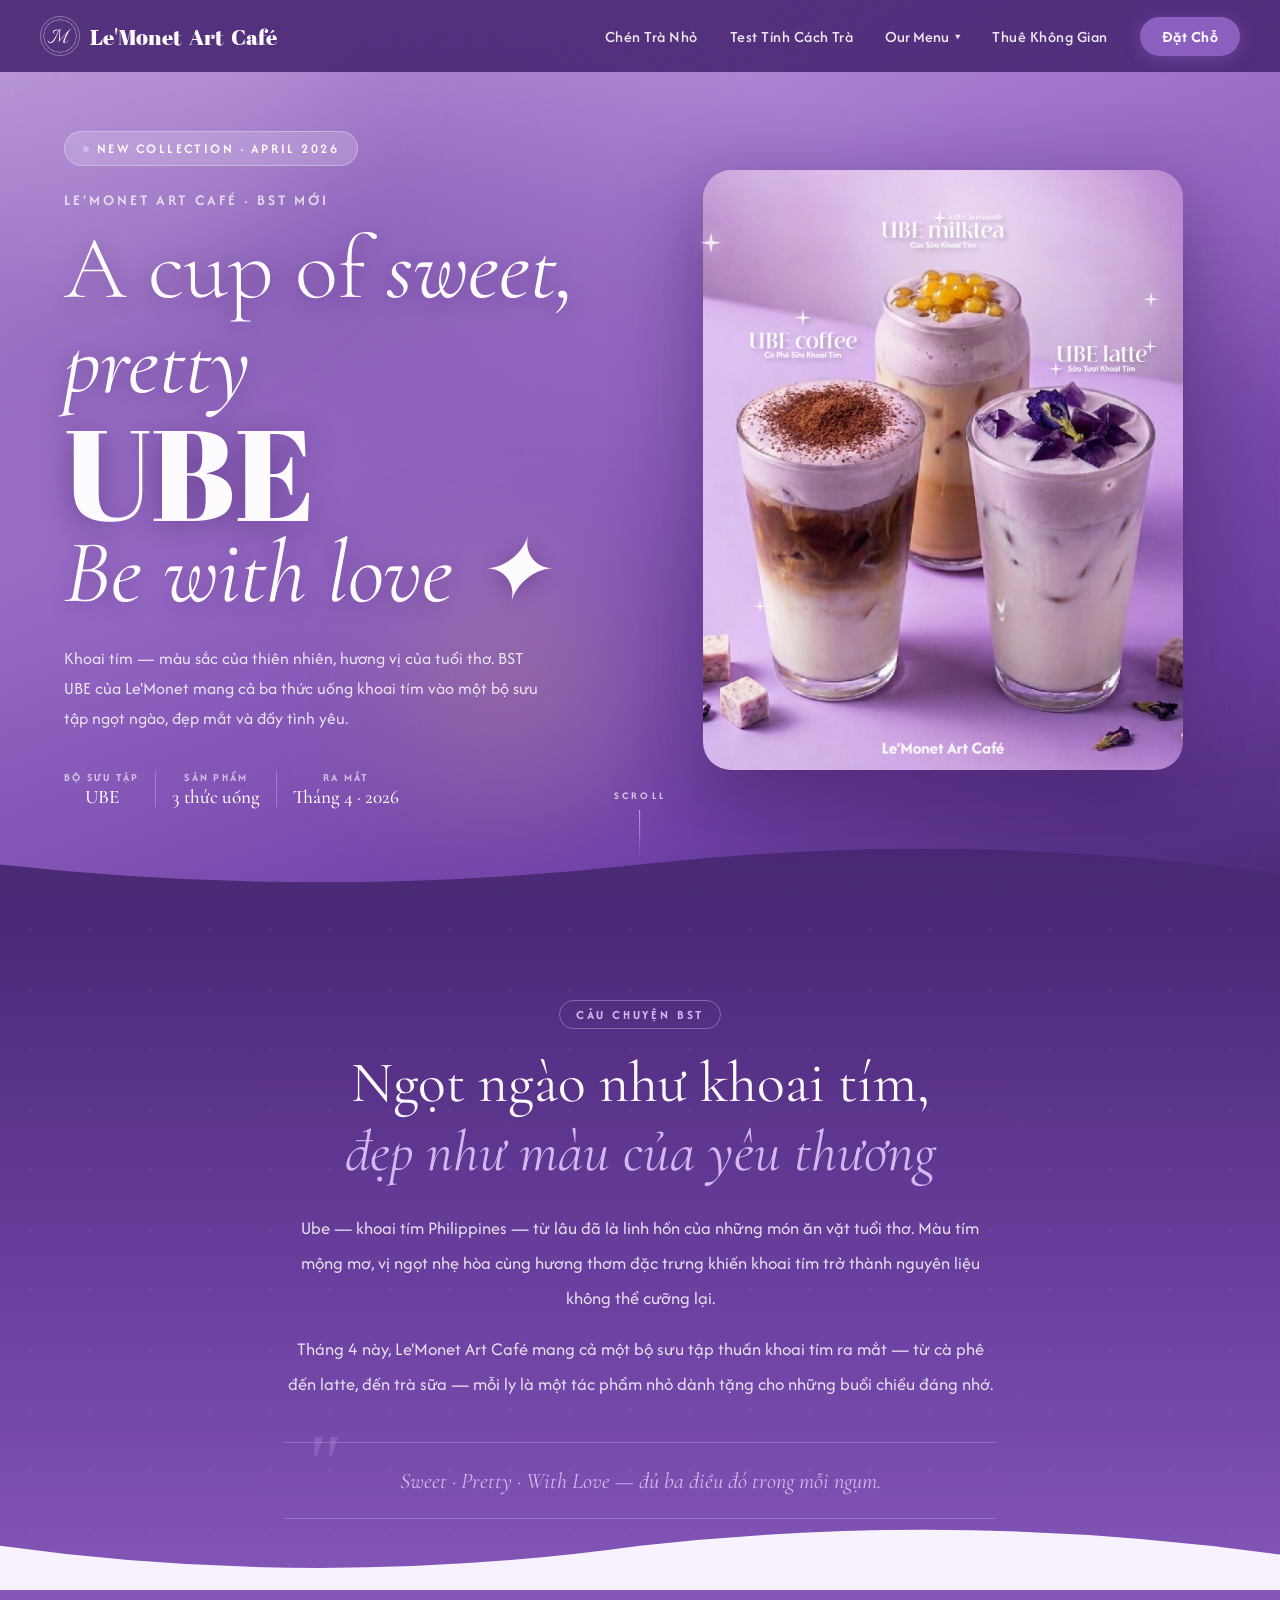
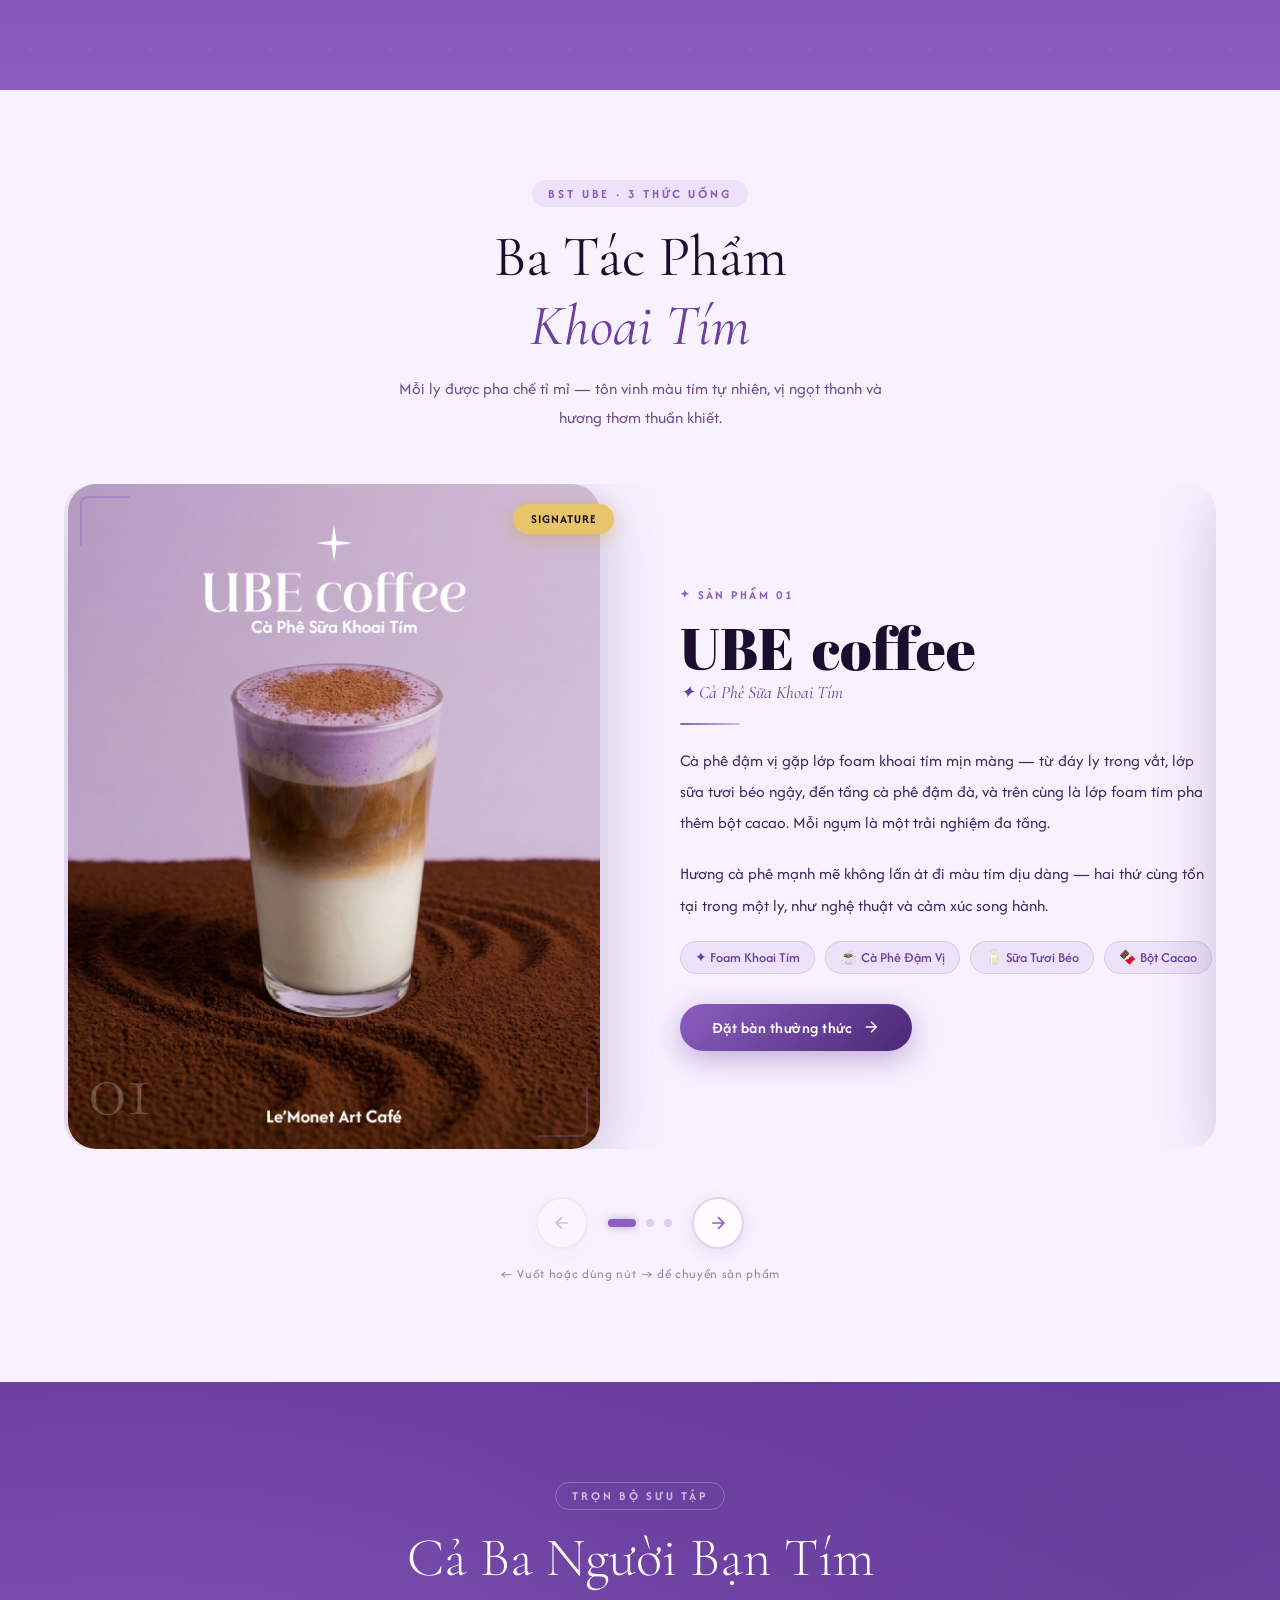
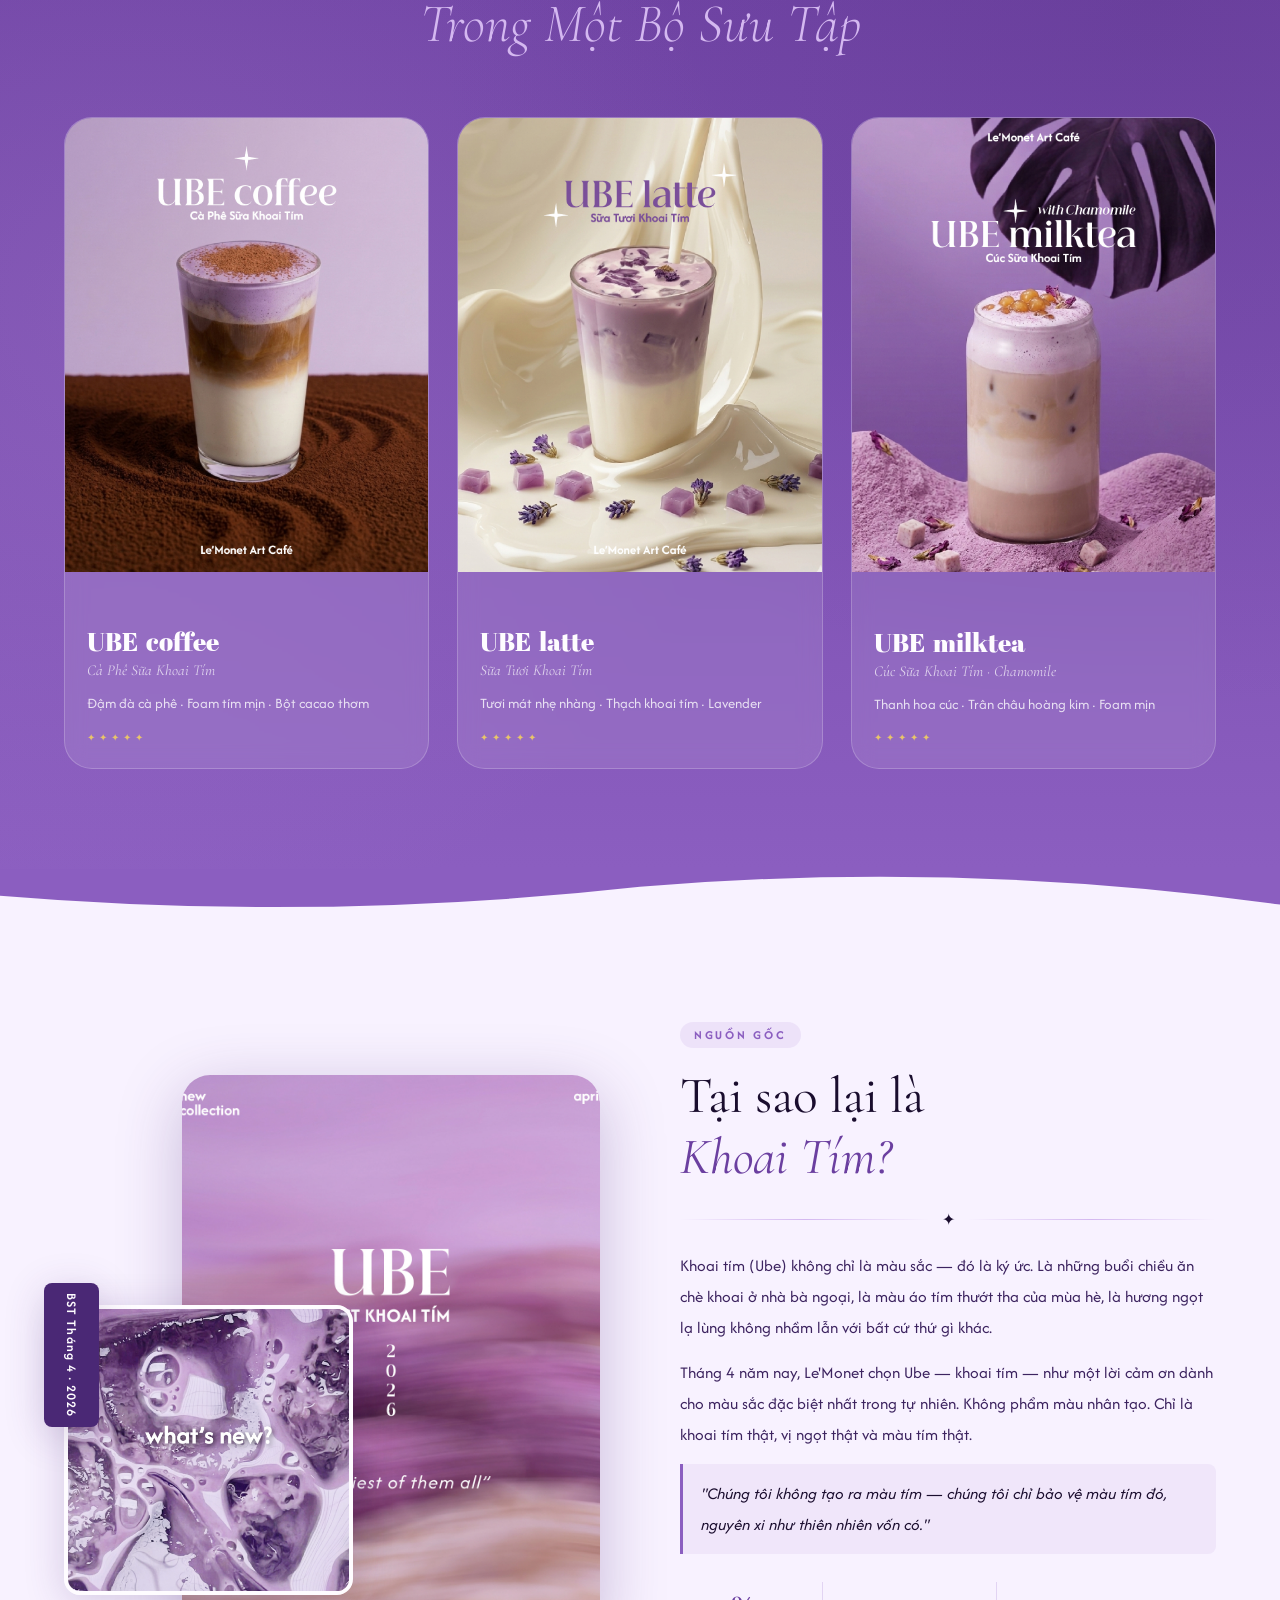
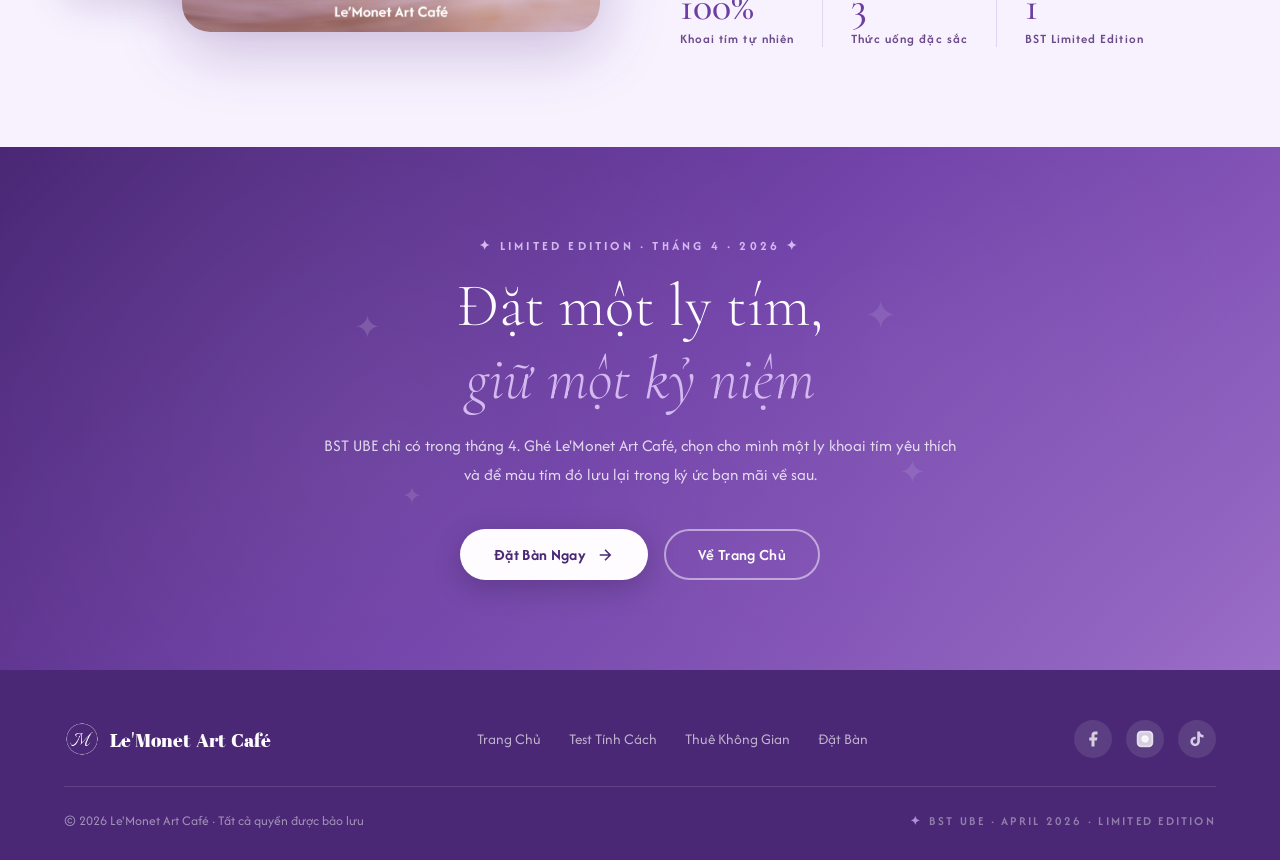
<file: pages/ubecollection.html>
<!DOCTYPE html>
<html lang="vi">

<head>
  <meta charset="UTF-8" />
  <meta name="viewport" content="width=device-width, initial-scale=1.0" />
  <title>UBE Collection – Bộ Sưu Tập Khoai Tím | Le'Monet Art Café</title>
  <meta name="description"
    content="Khám phá BST UBE – bộ sưu tập khoai tím đặc biệt của Le'Monet Art Café. UBE Coffee, UBE Latte, UBE Milk Tea – ngọt ngào, đẹp mắt và đầy tình yêu. Tháng 4 · 2026." />
  <meta property="og:title" content="UBE Collection – Bộ Sưu Tập Khoai Tím | Le'Monet Art Café" />
  <meta property="og:description"
    content="A cup of sweet, pretty UBE – Be with love. BST khoai tím mới nhất từ Le'Monet Art Café." />

  <link rel="preconnect" href="https://fonts.googleapis.com">
  <link rel="preconnect" href="https://fonts.gstatic.com" crossorigin>
  <link
    href="https://fonts.googleapis.com/css2?family=Cormorant+Garamond:ital,wght@0,300;0,400;0,500;0,600;1,300;1,400;1,500&family=Be+Vietnam+Pro:ital,wght@0,300;0,400;0,500;0,600;0,700;1,300;1,400&display=swap"
    rel="stylesheet">

  <style>
    /* ============================================================
       UBE COLLECTION — Dedicated Stylesheet
       Le'Monet Art Café · April 2026
    ============================================================ */

    /* ── Local Fonts ────────────────────────────────────────── */
    @font-face {
      font-family: 'SVNAbrilFatface';
      src: url('../assets/fonts/svn-abril-fatface.ttf') format('truetype');
      font-weight: 100 900;
      font-display: block;
    }

    @font-face {
      font-family: 'AfacadFlux';
      src: url('../assets/fonts/afacad-flux-variable.ttf') format('truetype');
      font-weight: 100 1000;
      font-display: block;
    }

    /* ── UBE Color Palette ─────────────────────────────────── */
    :root {
      --ube-deep:      #4A2875;
      --ube-rich:      #6B3FA0;
      --ube-mid:       #8B5EC0;
      --ube-soft:      #B48FD8;
      --ube-pale:      #D4B8F0;
      --ube-blush:     #E8D5F8;
      --ube-lavender:  #C5A3E8;
      --ube-lilac:     #DEC8F5;
      --ube-bg:        #C4A0E0;
      --ube-hero-bg:   #B896D4;

      --cream-ube:     #F8F2FF;
      --white:         #FEFCFF;
      --ink:           #1A0D2E;
      --ink-mid:       #3D2460;
      --ink-soft:      #6B4A8A;

      --gold:          #E8C56A;
      --gold-deep:     #C8A040;

      --font-display:  'SVNAbrilFatface', 'Cormorant Garamond', Georgia, serif;
      --font-serif:    'Cormorant Garamond', Georgia, serif;
      --font-body:     'AfacadFlux', 'Be Vietnam Pro', sans-serif;

      --radius-sm:     8px;
      --radius-md:     16px;
      --radius-lg:     28px;
      --radius-xl:     48px;

      --shadow-soft:   0 4px 24px rgba(74,40,117,.12);
      --shadow-md:     0 8px 40px rgba(74,40,117,.20);
      --shadow-lg:     0 16px 64px rgba(74,40,117,.28);

      --transition:    .35s cubic-bezier(.4,0,.2,1);
    }

    /* ── Reset ─────────────────────────────────────────────── */
    *, *::before, *::after { box-sizing: border-box; margin: 0; padding: 0; }

    html {
      font-size: 16px;
      scroll-behavior: smooth;
      overflow-x: hidden;
    }

    body {
      font-family: var(--font-body);
      background: var(--cream-ube);
      color: var(--ink);
      overflow-x: hidden;
      -webkit-font-smoothing: antialiased;
    }

    img { display: block; max-width: 100%; }
    a  { text-decoration: none; color: inherit; }
    ul { list-style: none; }
    button { border: none; cursor: pointer; font-family: inherit; }

    .container {
      max-width: 1200px;
      margin: 0 auto;
      padding: 0 24px;
    }

    /* Noise texture */
    body::before {
      content: '';
      position: fixed;
      inset: 0;
      background-image: url("data:image/svg+xml,%3Csvg xmlns='http://www.w3.org/2000/svg' width='300' height='300'%3E%3Cfilter id='n'%3E%3CfeTurbulence type='fractalNoise' baseFrequency='0.75' numOctaves='4' stitchTiles='stitch'/%3E%3C/filter%3E%3Crect width='300' height='300' filter='url(%23n)' opacity='0.025'/%3E%3C/svg%3E");
      pointer-events: none;
      z-index: 9999;
    }

    /* ── Navigation ────────────────────────────────────────── */
    .nav {
      position: fixed;
      top: 0; left: 0; right: 0;
      z-index: 1000;
      display: flex;
      align-items: center;
      justify-content: space-between;
      padding: 16px 40px;
      background: rgba(74,40,117,0.92);
      backdrop-filter: blur(12px);
      -webkit-backdrop-filter: blur(12px);
      transition: var(--transition);
    }
    .nav.scrolled {
      background: rgba(45,15,80,0.97);
      padding: 12px 40px;
      box-shadow: 0 4px 30px rgba(74,40,117,.35);
    }

    .nav__logo {
      display: flex;
      align-items: center;
      gap: 10px;
      font-family: var(--font-display);
      font-size: 1.35rem;
      color: var(--white);
      cursor: pointer;
      user-select: none;
    }
    .nav__logo-img {
      width: 40px; height: 40px;
      border-radius: 50%;
      object-fit: cover;
      border: 1.5px solid rgba(255,255,255,0.35);
    }

    .nav__links {
      display: flex;
      align-items: center;
      gap: 32px;
    }

    /* ── Logo confetti easter egg ───────────────────────────── */
    .confetti-burst {
      position: fixed;
      inset: 0;
      z-index: 1300;
      pointer-events: none;
      overflow: hidden;
    }

    .confetti-piece {
      position: absolute;
      top: -16px;
      width: var(--confetti-width, 9px);
      height: var(--confetti-height, 14px);
      background: var(--confetti-color, var(--ube-mid));
      border-radius: 2px;
      opacity: 0;
      animation: confettiFall 5s linear forwards;
      animation-delay: var(--confetti-delay, 0s);
    }

    @keyframes confettiFall {
      0% {
        opacity: 1;
        transform: translate3d(0, -20px, 0) rotate(0deg);
      }
      100% {
        opacity: 0.95;
        transform: translate3d(var(--confetti-drift, 0px), calc(100vh + 80px), 0) rotate(var(--confetti-rotate, 720deg));
      }
    }
    .nav__links a {
      font-size: 1rem;
      font-weight: 500;
      color: rgba(255,255,255,0.9);
      letter-spacing: .03em;
      transition: color .25s;
      position: relative;
    }
    .nav__links a::after {
      content: '';
      position: absolute;
      bottom: -4px; left: 0;
      width: 0; height: 2px;
      background: var(--ube-pale);
      border-radius: 2px;
      transition: width .3s;
    }
    .nav__links a:hover { color: var(--ube-lilac); }
    .nav__links a:hover::after { width: 100%; }

    .nav__dropdown {
      position: relative;
    }
    .nav__dropdown-toggle {
      font-size: 1rem;
      font-weight: 500;
      color: rgba(255,255,255,0.9);
      background: none;
      border: none;
      cursor: pointer;
      display: inline-flex;
      align-items: center;
      gap: 6px;
      padding: 0;
    }
    .nav__dropdown-toggle span {
      font-size: 0.82rem;
      line-height: 1;
    }
    .nav__dropdown-menu {
      position: absolute;
      left: 0;
      top: 100%;
      background: rgba(14, 6, 31, 0.95);
      border-radius: 18px;
      min-width: 190px;
      box-shadow: 0 22px 40px rgba(16, 16, 34, 0.35);
      opacity: 0;
      transform: translateY(6px);
      pointer-events: none;
      display: none;
      transition: opacity .24s ease, transform .24s ease;
      z-index: 50;
    }
    .nav__dropdown:hover .nav__dropdown-menu,
    .nav__dropdown:focus-within .nav__dropdown-menu {
      display: block;
      opacity: 1;
      transform: translateY(0);
      pointer-events: auto;
    }
    .nav__dropdown-menu li {
      margin: 0;
    }
    .nav__dropdown-menu a {
      display: block;
      padding: 12px 18px;
      color: rgba(255,255,255,0.95);
      font-size: 1rem;
      font-weight: 500;
    }
    .nav__dropdown-menu a:hover {
      background: rgba(255, 255, 255, 0.06);
    }

    .nav__cta {
      background: var(--ube-mid);
      color: var(--white) !important;
      padding: 9px 22px;
      border-radius: 999px;
      font-weight: 700 !important;
      box-shadow: 0 3px 16px rgba(139,94,192,.45);
      transition: var(--transition);
    }
    .nav__cta::after { display: none !important; }
    .nav__cta:hover {
      background: var(--ube-rich) !important;
      transform: translateY(-2px);
      box-shadow: 0 6px 20px rgba(107,63,160,.5);
    }

    .nav__hamburger {
      display: none;
      flex-direction: column;
      gap: 5px;
      background: none;
      padding: 4px;
    }
    .nav__hamburger span {
      display: block;
      width: 24px; height: 2px;
      background: var(--white);
      border-radius: 2px;
      transition: var(--transition);
    }

    .nav__mobile {
      position: fixed;
      top: 0; left: 0; right: 0; bottom: 0;
      background: var(--ube-deep);
      z-index: 999;
      display: flex;
      align-items: center;
      justify-content: center;
      transform: translateX(100%);
      transition: transform .4s cubic-bezier(.4,0,.2,1);
    }
    .nav__mobile.open { transform: translateX(0); }
    .nav__mobile ul { text-align: center; }
    .nav__mobile li { margin-bottom: 28px; }
    .nav__mobile a {
      font-family: var(--font-serif);
      font-size: 2rem;
      color: var(--white);
      transition: color .25s;
    }
    .nav__mobile a:hover { color: var(--ube-pale); }

    /* ── HERO ─────────────────────────────────────────────── */
    .ube-hero {
      position: relative;
      min-height: 100vh;
      display: flex;
      align-items: center;
      justify-content: center;
      overflow: hidden;
      background: var(--ube-hero-bg);
      padding: 120px 40px 80px;
    }

    /* Animated gradient background mesh */
    .ube-hero::before {
      content: '';
      position: absolute;
      inset: 0;
      background:
        radial-gradient(ellipse 80% 60% at 20% 30%, rgba(107,63,160,0.5) 0%, transparent 60%),
        radial-gradient(ellipse 60% 80% at 80% 70%, rgba(74,40,117,0.4) 0%, transparent 60%),
        radial-gradient(ellipse 50% 50% at 50% 10%, rgba(180,143,216,0.3) 0%, transparent 50%),
        linear-gradient(160deg, #C4A0E0 0%, #9B6EC8 40%, #7040A8 80%, #4A2875 100%);
      z-index: 0;
    }

    /* Floating orbs */
    .ube-hero__orb {
      position: absolute;
      border-radius: 50%;
      filter: blur(60px);
      animation: orbFloat 8s ease-in-out infinite;
      z-index: 1;
      pointer-events: none;
    }
    .ube-hero__orb--1 {
      width: 400px; height: 400px;
      background: rgba(196,160,224,0.35);
      top: -100px; left: -80px;
      animation-delay: 0s;
    }
    .ube-hero__orb--2 {
      width: 300px; height: 300px;
      background: rgba(107,63,160,0.4);
      top: 40%; right: -60px;
      animation-delay: 3s;
    }
    .ube-hero__orb--3 {
      width: 250px; height: 250px;
      background: rgba(232,197,106,0.15);
      bottom: 10%; left: 30%;
      animation-delay: 5s;
    }

    @keyframes orbFloat {
      0%, 100% { transform: translateY(0) scale(1); }
      50%       { transform: translateY(-30px) scale(1.05); }
    }

    .ube-hero__inner {
      position: relative;
      z-index: 10;
      display: grid;
      grid-template-columns: 1fr 1fr;
      gap: 60px;
      align-items: center;
      max-width: 1200px;
      width: 100%;
    }

    /* Hero Text */
    .ube-hero__text { }

    .ube-hero__badge {
      display: inline-flex;
      align-items: center;
      gap: 8px;
      background: rgba(255,255,255,0.18);
      border: 1px solid rgba(255,255,255,0.3);
      color: var(--white);
      padding: 7px 18px;
      border-radius: 999px;
      font-size: .85rem;
      font-weight: 600;
      letter-spacing: .18em;
      text-transform: uppercase;
      margin-bottom: 24px;
      backdrop-filter: blur(8px);
    }
    .ube-hero__badge-dot {
      width: 6px; height: 6px;
      border-radius: 50%;
      background: var(--ube-pale);
      animation: pulse 2s ease-in-out infinite;
    }
    @keyframes pulse {
      0%, 100% { opacity: 1; transform: scale(1); }
      50%       { opacity: .5; transform: scale(1.4); }
    }

    .ube-hero__eyebrow {
      font-family: var(--font-body);
      font-size: .95rem;
      font-weight: 600;
      letter-spacing: .2em;
      text-transform: uppercase;
      color: rgba(255,255,255,0.75);
      margin-bottom: 12px;
    }

    .ube-hero__title {
      font-family: var(--font-serif);
      font-size: clamp(3rem, 7vw, 6rem);
      font-weight: 300;
      color: var(--white);
      line-height: 1.05;
      margin-bottom: 8px;
      text-shadow: 0 4px 20px rgba(45,15,80,0.3);
    }
    .ube-hero__title em {
      font-style: italic;
      font-weight: 400;
    }
    .ube-hero__title-big {
      font-family: var(--font-display);
      font-size: clamp(4rem, 10vw, 9rem);
      font-weight: 400;
      color: var(--white);
      line-height: 0.9;
      display: block;
      text-shadow: 0 6px 30px rgba(45,15,80,0.4);
    }

    .ube-hero__desc {
      color: rgba(255,255,255,0.85);
      font-size: 1.1rem;
      line-height: 1.7;
      margin: 24px 0 36px;
      max-width: 480px;
    }

    .ube-hero__meta {
      display: flex;
      align-items: center;
      gap: 16px;
      flex-wrap: wrap;
    }
    .ube-hero__meta-item {
      display: flex;
      flex-direction: column;
      align-items: center;
    }
    .ube-hero__meta-label {
      font-size: .7rem;
      letter-spacing: .2em;
      text-transform: uppercase;
      color: rgba(255,255,255,0.65);
      font-weight: 700;
    }
    .ube-hero__meta-value {
      font-family: var(--font-serif);
      font-size: 1.2rem;
      color: var(--white);
      font-weight: 500;
    }
    .ube-hero__meta-divider {
      width: 1px;
      height: 36px;
      background: rgba(255,255,255,0.25);
    }

    /* Hero Visual */
    .ube-hero__visual {
      position: relative;
      display: flex;
      justify-content: center;
      align-items: center;
    }

    .ube-hero__product-img {
      width: min(480px, 90%);
      border-radius: var(--radius-lg);
      box-shadow: 0 30px 80px rgba(45,15,80,0.5), 0 0 60px rgba(139,94,192,0.3);
      animation: heroFloat 7s ease-in-out infinite;
      position: relative;
      z-index: 2;
    }

    @keyframes heroFloat {
      0%, 100% { transform: translateY(0); }
      50%       { transform: translateY(-16px); }
    }

    .ube-hero__glow {
      position: absolute;
      width: 350px; height: 350px;
      border-radius: 50%;
      background: radial-gradient(circle, rgba(180,143,216,0.4) 0%, transparent 70%);
      z-index: 1;
      filter: blur(20px);
      animation: glowPulse 4s ease-in-out infinite;
    }
    @keyframes glowPulse {
      0%, 100% { opacity: 0.6; transform: scale(1); }
      50%       { opacity: 1; transform: scale(1.15); }
    }

    .ube-hero__sparkle {
      position: absolute;
      color: rgba(255,255,255,0.8);
      animation: sparkleTwinkle 3s ease-in-out infinite;
      pointer-events: none;
      z-index: 5;
    }
    .ube-hero__sparkle svg { filter: drop-shadow(0 0 8px rgba(255,255,255,0.9)); }
    .ube-hero__sparkle--1 { top: 10%; left: 5%;   animation-delay: 0s; }
    .ube-hero__sparkle--2 { top: 20%; right: 10%; animation-delay: 1s; }
    .ube-hero__sparkle--3 { bottom: 25%; left: 15%; animation-delay: 2s; }

    @keyframes sparkleTwinkle {
      0%, 100% { opacity: 0.4; transform: scale(0.8) rotate(0deg); }
      50%       { opacity: 1; transform: scale(1.2) rotate(20deg); }
    }

    /* Scroll indicator */
    .ube-hero__scroll {
      position: absolute;
      bottom: 40px;
      left: 50%;
      transform: translateX(-50%);
      display: flex;
      flex-direction: column;
      align-items: center;
      gap: 8px;
      color: rgba(255,255,255,0.7);
      z-index: 10;
    }
    .ube-hero__scroll-text {
      font-size: .65rem;
      letter-spacing: .3em;
      font-weight: 700;
      text-transform: uppercase;
    }
    .ube-hero__scroll-line {
      width: 1px;
      height: 50px;
      background: linear-gradient(to bottom, rgba(255,255,255,0.6), transparent);
      animation: scrollLine 2s ease-in-out infinite;
    }
    @keyframes scrollLine {
      0%    { transform: scaleY(0); transform-origin: top; opacity: 0; }
      50%   { transform: scaleY(1); transform-origin: top; opacity: 1; }
      51%   { transform: scaleY(1); transform-origin: bottom; }
      100%  { transform: scaleY(0); transform-origin: bottom; opacity: 0; }
    }

    /* ── INTRO SECTION ────────────────────────────────────── */
    .ube-intro {
      background: linear-gradient(180deg, #4A2875 0%, #6B3FA0 50%, #8B5EC0 100%);
      padding: 100px 0;
      position: relative;
      overflow: hidden;
      text-align: center;
    }
    .ube-intro::before {
      content: '';
      position: absolute;
      inset: 0;
      background: url("data:image/svg+xml,%3Csvg xmlns='http://www.w3.org/2000/svg' width='60' height='60'%3E%3Ccircle cx='30' cy='30' r='1.5' fill='rgba(255,255,255,0.06)'/%3E%3C/svg%3E");
      pointer-events: none;
    }

    .ube-intro__inner {
      position: relative;
      z-index: 2;
      max-width: 760px;
      margin: 0 auto;
      padding: 0 24px;
    }

    .ube-intro__label {
      display: inline-block;
      font-size: .8rem;
      font-weight: 700;
      letter-spacing: .22em;
      text-transform: uppercase;
      color: var(--ube-pale);
      border: 1px solid rgba(212,184,240,0.4);
      padding: 5px 16px;
      border-radius: 999px;
      margin-bottom: 20px;
    }

    .ube-intro__title {
      font-family: var(--font-serif);
      font-size: clamp(2rem, 5vw, 3.6rem);
      font-weight: 400;
      color: var(--white);
      line-height: 1.2;
      margin-bottom: 24px;
    }
    .ube-intro__title em {
      font-style: italic;
      color: var(--ube-pale);
    }

    .ube-intro__body {
      font-size: 1.15rem;
      line-height: 1.9;
      color: rgba(255,255,255,0.85);
      margin-bottom: 16px;
    }

    .ube-intro__quote {
      font-family: var(--font-serif);
      font-size: 1.4rem;
      font-style: italic;
      color: var(--ube-pale);
      margin: 40px auto 0;
      padding: 24px 32px;
      border-top: 1px solid rgba(212,184,240,0.3);
      border-bottom: 1px solid rgba(212,184,240,0.3);
      position: relative;
    }
    .ube-intro__quote::before {
      content: '"';
      position: absolute;
      top: -20px; left: 20px;
      font-size: 5rem;
      color: rgba(212,184,240,0.2);
      font-family: Georgia, serif;
      line-height: 1;
    }

    /* Wave divider */
    .wave-divider { line-height: 0; }
    .wave-divider svg { display: block; width: 100%; }

    /* ── PRODUCTS SECTION — CAROUSEL ─────────────────────── */
    .ube-products {
      background: var(--cream-ube);
      padding: 90px 0 100px;
      position: relative;
    }

    .ube-products__header {
      text-align: center;
      margin-bottom: 52px;
    }
    .ube-products__label {
      display: inline-block;
      font-size: .8rem;
      font-weight: 700;
      letter-spacing: .22em;
      text-transform: uppercase;
      color: var(--ube-mid);
      background: rgba(139,94,192,0.1);
      padding: 5px 16px;
      border-radius: 999px;
      margin-bottom: 16px;
    }
    .ube-products__title {
      font-family: var(--font-serif);
      font-size: clamp(2rem, 5vw, 3.6rem);
      font-weight: 400;
      color: var(--ink);
      line-height: 1.2;
      margin-bottom: 14px;
    }
    .ube-products__title em { color: var(--ube-rich); font-style: italic; }
    .ube-products__subtitle {
      font-size: 1.05rem;
      color: var(--ink-soft);
      max-width: 500px;
      margin: 0 auto;
      line-height: 1.7;
    }

    /* ── Carousel wrapper ─────────────────────────────────── */
    .prd-carousel {
      position: relative;
    }

    .prd-carousel__track-wrap {
      overflow: hidden;
      border-radius: var(--radius-lg);
    }

    .prd-carousel__track {
      display: flex;
      transition: transform .55s cubic-bezier(.4,0,.2,1);
      will-change: transform;
    }

    /* ── Carousel slide ───────────────────────────────────── */
    .prd-slide {
      min-width: 100%;
      display: grid;
      grid-template-columns: 1fr 1fr;
      gap: 60px 80px;
      align-items: center;
      padding: 0 4px;
    }

    /* Visual side */
    .prd-slide__visual {
      position: relative;
    }
    .prd-slide__img-wrap {
      border-radius: var(--radius-lg);
      overflow: hidden;
      box-shadow: var(--shadow-lg);
      position: relative;
    }
    .prd-slide__img-placeholder {
      width: 100%;
      aspect-ratio: 4/5;
      display: flex;
      flex-direction: column;
      align-items: center;
      justify-content: center;
      gap: 20px;
      transition: transform .7s ease;
    }
    .prd-slide__img-wrap:hover .prd-slide__img-placeholder {
      transform: scale(1.02);
    }
    .prd-slide__badge {
      position: absolute;
      top: 20px; right: -14px;
      background: var(--gold);
      color: var(--ink);
      padding: 7px 18px;
      border-radius: 999px;
      font-size: .78rem;
      font-weight: 700;
      letter-spacing: .08em;
      text-transform: uppercase;
      box-shadow: 0 4px 20px rgba(200,160,64,.45);
      white-space: nowrap;
      z-index: 2;
    }
    .prd-slide__number {
      position: absolute;
      bottom: 20px; left: 20px;
      font-family: var(--font-serif);
      font-size: 5rem;
      font-weight: 300;
      color: rgba(255,255,255,0.22);
      line-height: 1;
      pointer-events: none;
      z-index: 2;
    }
    .prd-slide__ornament {
      position: absolute;
      width: 50px; height: 50px;
      border: 2px solid rgba(139,94,192,0.35);
      pointer-events: none;
      z-index: 2;
    }
    .prd-slide__ornament.tl {
      top: 12px; left: 12px;
      border-right: none; border-bottom: none;
      border-radius: 8px 0 0 0;
    }
    .prd-slide__ornament.br {
      bottom: 12px; right: 12px;
      border-left: none; border-top: none;
      border-radius: 0 0 8px 0;
    }

    /* Text side */
    .prd-slide__text {}
    .prd-slide__tag {
      display: inline-flex;
      align-items: center;
      gap: 6px;
      font-size: .78rem;
      font-weight: 700;
      letter-spacing: .2em;
      text-transform: uppercase;
      color: var(--ube-mid);
      margin-bottom: 12px;
    }
    .prd-slide__tag::before { content: '✦'; font-size: .7rem; }
    .prd-slide__name {
      font-family: var(--font-display);
      font-size: clamp(2.4rem, 4.5vw, 3.8rem);
      font-weight: 400;
      color: var(--ink);
      line-height: 1.1;
      margin-bottom: 4px;
    }
    .prd-slide__sub {
      font-family: var(--font-serif);
      font-size: 1.1rem;
      color: var(--ube-rich);
      font-style: italic;
      margin-bottom: 20px;
    }
    .prd-slide__divider {
      width: 60px; height: 2px;
      background: linear-gradient(90deg, var(--ube-mid), var(--ube-pale));
      border-radius: 2px;
      margin-bottom: 20px;
    }
    .prd-slide__desc {
      font-size: 1.05rem;
      line-height: 1.85;
      color: var(--ink-mid);
      margin-bottom: 20px;
    }
    .prd-slide__highlights {
      display: flex;
      flex-wrap: wrap;
      gap: 10px;
      margin-bottom: 30px;
    }
    .prd-slide__chip {
      display: inline-flex;
      align-items: center;
      gap: 6px;
      padding: 6px 14px;
      background: rgba(139,94,192,0.1);
      border: 1px solid rgba(139,94,192,0.2);
      border-radius: 999px;
      font-size: .88rem;
      font-weight: 500;
      color: var(--ube-rich);
      transition: var(--transition);
    }
    .prd-slide__chip:hover {
      background: var(--ube-mid);
      color: var(--white);
      border-color: var(--ube-mid);
    }
    .prd-slide__cta {
      display: inline-flex;
      align-items: center;
      gap: 10px;
      padding: 13px 32px;
      background: linear-gradient(135deg, var(--ube-mid), var(--ube-deep));
      color: var(--white);
      border-radius: 999px;
      font-size: 1rem;
      font-weight: 600;
      letter-spacing: .03em;
      box-shadow: 0 8px 30px rgba(107,63,160,0.4);
      transition: var(--transition);
      position: relative;
      overflow: hidden;
    }
    .prd-slide__cta::before {
      content: '';
      position: absolute;
      inset: 0;
      background: linear-gradient(135deg, var(--ube-rich), var(--ube-mid));
      opacity: 0;
      transition: opacity .3s;
    }
    .prd-slide__cta:hover { transform: translateY(-4px); box-shadow: 0 12px 40px rgba(107,63,160,0.5); }
    .prd-slide__cta:hover::before { opacity: 1; }
    .prd-slide__cta span, .prd-slide__cta svg { position: relative; z-index: 1; }
    .prd-slide__cta svg { width: 18px; height: 18px; }

    /* ── Carousel Controls ────────────────────────────────── */
    .prd-carousel__controls {
      display: flex;
      align-items: center;
      justify-content: center;
      gap: 20px;
      margin-top: 48px;
    }

    .prd-carousel__btn {
      width: 52px; height: 52px;
      border-radius: 50%;
      background: var(--white);
      border: 2px solid rgba(139,94,192,0.25);
      color: var(--ube-mid);
      display: flex; align-items: center; justify-content: center;
      cursor: pointer;
      transition: var(--transition);
      box-shadow: 0 4px 16px rgba(107,63,160,0.12);
      flex-shrink: 0;
    }
    .prd-carousel__btn svg { width: 20px; height: 20px; stroke: currentColor; stroke-width: 2; fill: none; }
    .prd-carousel__btn:hover {
      background: var(--ube-mid);
      border-color: var(--ube-mid);
      color: var(--white);
      transform: scale(1.08);
      box-shadow: 0 8px 24px rgba(107,63,160,0.35);
    }
    .prd-carousel__btn:disabled {
      opacity: .35;
      cursor: not-allowed;
      transform: none;
    }

    .prd-carousel__dots {
      display: flex;
      gap: 10px;
      align-items: center;
    }
    .prd-carousel__dot {
      width: 8px; height: 8px;
      border-radius: 50%;
      background: rgba(139,94,192,0.25);
      border: none;
      cursor: pointer;
      transition: var(--transition);
      padding: 0;
    }
    .prd-carousel__dot.active {
      background: var(--ube-mid);
      width: 28px;
      border-radius: 4px;
      box-shadow: 0 0 8px rgba(139,94,192,0.5);
    }

    .prd-carousel__hint {
      text-align: center;
      margin-top: 16px;
      font-size: .82rem;
      color: var(--ink-soft);
      letter-spacing: .05em;
      opacity: .7;
    }

    /* ── Responsive carousel ──────────────────────────────── */
    @media (max-width: 900px) {
      .prd-slide {
        grid-template-columns: 1fr;
        gap: 32px;
      }
      .prd-slide__badge { right: 10px; }
    }

    /* ── COLLECTION OVERVIEW (All 3 together) ──────────────── */
    .ube-family {
      background: linear-gradient(180deg, #6B3FA0 0%, #8B5EC0 100%);
      padding: 100px 0;
      position: relative;
      overflow: hidden;
    }
    .ube-family::before {
      content: '';
      position: absolute;
      inset: 0;
      background:
        radial-gradient(circle at 10% 50%, rgba(196,160,224,0.15) 0%, transparent 50%),
        radial-gradient(circle at 90% 20%, rgba(74,40,117,0.2) 0%, transparent 50%);
      pointer-events: none;
    }

    .ube-family__header {
      text-align: center;
      margin-bottom: 60px;
      position: relative;
      z-index: 2;
    }
    .ube-family__label {
      display: inline-block;
      font-size: .78rem;
      font-weight: 700;
      letter-spacing: .22em;
      text-transform: uppercase;
      color: rgba(255,255,255,0.65);
      border: 1px solid rgba(255,255,255,0.25);
      padding: 5px 16px;
      border-radius: 999px;
      margin-bottom: 16px;
    }
    .ube-family__title {
      font-family: var(--font-serif);
      font-size: clamp(2rem, 4.5vw, 3.4rem);
      font-weight: 300;
      color: var(--white);
      line-height: 1.2;
    }
    .ube-family__title em {
      font-style: italic;
      color: var(--ube-pale);
    }

    .ube-family__grid {
      display: grid;
      grid-template-columns: repeat(3, 1fr);
      gap: 28px;
      position: relative;
      z-index: 2;
    }

    .ube-family-card {
      background: rgba(255,255,255,0.1);
      backdrop-filter: blur(10px);
      border: 1px solid rgba(255,255,255,0.2);
      border-radius: var(--radius-lg);
      overflow: hidden;
      transition: var(--transition);
      cursor: pointer;
    }
    .ube-family-card:hover {
      transform: translateY(-8px);
      background: rgba(255,255,255,0.18);
      box-shadow: 0 20px 60px rgba(45,15,80,.4);
      border-color: rgba(255,255,255,0.35);
    }

    .ube-family-card__img-wrap {
      overflow: hidden;
      aspect-ratio: 3/4;
    }
    .ube-family-card__img {
      width: 100%;
      height: 100%;
      object-fit: cover;
      transition: transform .6s ease;
    }
    .ube-family-card:hover .ube-family-card__img { transform: scale(1.06); }

    .ube-family-card__img-placeholder {
      width: 100%;
      aspect-ratio: 3/4;
      display: flex;
      flex-direction: column;
      align-items: center;
      justify-content: center;
      gap: 12px;
    }

    .ube-family-card__body {
      padding: 20px 22px 24px;
    }
    .ube-family-card__name {
      font-family: var(--font-display);
      font-size: 1.6rem;
      color: var(--white);
      margin-bottom: 2px;
    }
    .ube-family-card__vi {
      font-family: var(--font-serif);
      font-size: .95rem;
      font-style: italic;
      color: rgba(255,255,255,0.7);
      margin-bottom: 12px;
    }
    .ube-family-card__desc {
      font-size: .92rem;
      color: rgba(255,255,255,0.8);
      line-height: 1.7;
    }
    .ube-family-card__sparkle {
      display: flex;
      gap: 4px;
      margin-top: 14px;
    }
    .ube-family-card__sparkle span {
      font-size: .65rem;
      color: rgba(255,255,255,0.5);
    }
    .ube-family-card__sparkle span.active {
      color: var(--gold);
    }

    /* ── STORY / ORIGIN ────────────────────────────────────── */
    .ube-story {
      background: var(--cream-ube);
      padding: 100px 0;
      position: relative;
    }

    .ube-story__grid {
      display: grid;
      grid-template-columns: 1fr 1fr;
      gap: 80px;
      align-items: center;
    }

    .ube-story__visual {
      position: relative;
    }

    .ube-story__img-stack {
      position: relative;
      height: 520px;
    }

    .ube-story__img-main {
      position: absolute;
      width: 78%;
      right: 0;
      top: 0;
      border-radius: var(--radius-lg);
      box-shadow: var(--shadow-lg);
      object-fit: cover;
      aspect-ratio: 3/4;
    }
    .ube-story__img-sec {
      position: absolute;
      width: 54%;
      left: 0;
      bottom: 0;
      border-radius: var(--radius-md);
      box-shadow: var(--shadow-md);
      object-fit: cover;
      aspect-ratio: 1;
      border: 4px solid var(--white);
    }

    /* Placeholder versions */
    .ube-story__img-placeholder-main {
      position: absolute;
      width: 78%; right: 0; top: 0;
      border-radius: var(--radius-lg);
      box-shadow: var(--shadow-lg);
      aspect-ratio: 3/4;
      display: flex; align-items: center; justify-content: center;
    }
    .ube-story__img-placeholder-sec {
      position: absolute;
      width: 54%; left: 0; bottom: 0;
      border-radius: var(--radius-md);
      box-shadow: var(--shadow-md);
      aspect-ratio: 1;
      display: flex; align-items: center; justify-content: center;
      border: 4px solid var(--white);
    }

    .ube-story__floating-tag {
      position: absolute;
      top: 40%;
      left: -20px;
      background: var(--ube-deep);
      color: var(--white);
      padding: 10px 18px;
      border-radius: var(--radius-sm);
      font-size: .85rem;
      font-weight: 600;
      box-shadow: var(--shadow-md);
      white-space: nowrap;
      writing-mode: vertical-rl;
      text-orientation: mixed;
      letter-spacing: .08em;
    }

    .ube-story__text {}
    .ube-story__label {
      display: inline-block;
      font-size: .78rem;
      font-weight: 700;
      letter-spacing: .22em;
      text-transform: uppercase;
      color: var(--ube-mid);
      background: rgba(139,94,192,0.1);
      padding: 5px 14px;
      border-radius: 999px;
      margin-bottom: 18px;
    }
    .ube-story__title {
      font-family: var(--font-serif);
      font-size: clamp(2rem, 4.5vw, 3.2rem);
      font-weight: 400;
      color: var(--ink);
      line-height: 1.2;
      margin-bottom: 6px;
    }
    .ube-story__title em { color: var(--ube-rich); font-style: italic; }

    .ube-story__divider {
      display: flex;
      align-items: center;
      gap: 12px;
      margin: 20px 0;
    }
    .ube-story__divider::before,
    .ube-story__divider::after {
      content: '';
      flex: 1;
      height: 1px;
      background: linear-gradient(90deg, transparent, var(--ube-pale), transparent);
    }
    .ube-story__divider-icon { font-size: 1rem; }

    .ube-story__body {
      font-size: 1.05rem;
      color: var(--ink-mid);
      line-height: 1.85;
      margin-bottom: 14px;
    }
    .ube-story__body--highlight {
      background: rgba(139,94,192,0.08);
      border-left: 3px solid var(--ube-mid);
      padding: 14px 18px;
      border-radius: 0 var(--radius-sm) var(--radius-sm) 0;
      font-style: italic;
      color: var(--ink);
    }

    /* ── CTA BANNER ────────────────────────────────────────── */
    .ube-cta {
      background: linear-gradient(135deg, #4A2875 0%, #7040A8 50%, #9B6EC8 100%);
      padding: 90px 0;
      text-align: center;
      position: relative;
      overflow: hidden;
    }
    .ube-cta::before {
      content: '';
      position: absolute;
      inset: 0;
      background:
        radial-gradient(circle at 30% 60%, rgba(255,255,255,0.06) 0%, transparent 50%),
        radial-gradient(circle at 70% 40%, rgba(255,255,255,0.04) 0%, transparent 40%);
      pointer-events: none;
    }

    .ube-cta__inner {
      position: relative;
      z-index: 2;
      max-width: 680px;
      margin: 0 auto;
      padding: 0 24px;
    }

    .ube-cta__eyebrow {
      font-size: .8rem;
      font-weight: 700;
      letter-spacing: .25em;
      text-transform: uppercase;
      color: var(--ube-pale);
      margin-bottom: 16px;
    }

    .ube-cta__title {
      font-family: var(--font-serif);
      font-size: clamp(2rem, 5vw, 3.8rem);
      font-weight: 300;
      color: var(--white);
      line-height: 1.2;
      margin-bottom: 16px;
    }
    .ube-cta__title em { font-style: italic; color: var(--ube-pale); }

    .ube-cta__sub {
      font-size: 1.05rem;
      color: rgba(255,255,255,0.8);
      line-height: 1.7;
      margin-bottom: 40px;
    }

    .ube-cta__actions {
      display: flex;
      gap: 16px;
      justify-content: center;
      flex-wrap: wrap;
    }

    .btn-ube-primary {
      display: inline-flex;
      align-items: center;
      gap: 10px;
      padding: 14px 34px;
      background: var(--white);
      color: var(--ube-deep);
      border-radius: 999px;
      font-size: 1rem;
      font-weight: 700;
      letter-spacing: .02em;
      box-shadow: 0 8px 30px rgba(0,0,0,0.2);
      transition: var(--transition);
    }
    .btn-ube-primary:hover {
      transform: translateY(-4px);
      box-shadow: 0 14px 40px rgba(0,0,0,0.3);
      background: var(--ube-lilac);
    }

    .btn-ube-ghost {
      display: inline-flex;
      align-items: center;
      gap: 10px;
      padding: 13px 32px;
      background: transparent;
      color: var(--white);
      border: 2px solid rgba(255,255,255,0.5);
      border-radius: 999px;
      font-size: 1rem;
      font-weight: 600;
      letter-spacing: .02em;
      transition: var(--transition);
    }
    .btn-ube-ghost:hover {
      border-color: var(--white);
      background: rgba(255,255,255,0.12);
      transform: translateY(-4px);
    }

    /* ── FOOTER ────────────────────────────────────────────── */
    .ube-footer {
      background: var(--ube-deep);
      padding: 50px 0 30px;
    }

    .ube-footer__inner {
      display: flex;
      align-items: center;
      justify-content: space-between;
      flex-wrap: wrap;
      gap: 20px;
      padding-bottom: 28px;
      border-bottom: 1px solid rgba(255,255,255,0.12);
      margin-bottom: 24px;
    }

    .ube-footer__logo {
      display: flex;
      align-items: center;
      gap: 10px;
    }
    .ube-footer__logo img {
      width: 36px; height: 36px;
      border-radius: 50%;
      object-fit: cover;
    }
    .ube-footer__logo-text {
      font-family: var(--font-display);
      font-size: 1.2rem;
      color: var(--white);
    }

    .ube-footer__links {
      display: flex;
      gap: 28px;
    }
    .ube-footer__links a {
      font-size: .95rem;
      color: rgba(255,255,255,0.65);
      transition: color .25s;
    }
    .ube-footer__links a:hover { color: var(--ube-pale); }

    .ube-footer__social {
      display: flex;
      gap: 14px;
    }
    .ube-footer__social a {
      width: 38px; height: 38px;
      border-radius: 50%;
      background: rgba(255,255,255,0.1);
      display: flex; align-items: center; justify-content: center;
      color: rgba(255,255,255,0.75);
      transition: var(--transition);
    }
    .ube-footer__social a:hover {
      background: var(--ube-mid);
      color: var(--white);
      transform: translateY(-2px);
    }
    .ube-footer__social svg {
      width: 18px; height: 18px;
      fill: currentColor;
    }

    .ube-footer__bottom {
      display: flex;
      align-items: center;
      justify-content: space-between;
      flex-wrap: wrap;
      gap: 10px;
    }
    .ube-footer__copy {
      font-size: .85rem;
      color: rgba(255,255,255,0.5);
    }
    .ube-footer__collection-badge {
      display: inline-flex;
      align-items: center;
      gap: 6px;
      font-size: .78rem;
      letter-spacing: .18em;
      text-transform: uppercase;
      color: rgba(255,255,255,0.4);
      font-weight: 600;
    }
    .ube-footer__collection-badge::before {
      content: '✦';
      color: var(--ube-soft);
    }

    /* ── Back to top ───────────────────────────────────────── */
    .back-to-top {
      position: fixed;
      bottom: 36px; right: 28px;
      width: 46px; height: 46px;
      border-radius: 50%;
      background: var(--ube-mid);
      color: var(--white);
      display: flex;
      align-items: center;
      justify-content: center;
      box-shadow: 0 4px 20px rgba(107,63,160,.45);
      opacity: 0;
      visibility: hidden;
      transition: var(--transition);
      z-index: 888;
      cursor: pointer;
      border: none;
    }
    .back-to-top.visible {
      opacity: 1;
      visibility: visible;
    }
    .back-to-top:hover {
      background: var(--ube-deep);
      transform: translateY(-3px);
    }
    .back-to-top svg {
      width: 20px; height: 20px;
      stroke: currentColor;
      stroke-width: 2.5;
      fill: none;
    }

    /* ── Animations / Reveals ─────────────────────────────── */
    [data-reveal] {
      opacity: 0;
      transition: opacity .7s ease, transform .7s ease;
    }
    [data-reveal="up"]    { transform: translateY(40px); }
    [data-reveal="left"]  { transform: translateX(-40px); }
    [data-reveal="right"] { transform: translateX(40px); }
    [data-reveal].revealed {
      opacity: 1;
      transform: none;
    }

    /* ── Responsive ────────────────────────────────────────── */
    @media (max-width: 1024px) {
      .ube-hero__inner { grid-template-columns: 1fr; text-align: center; gap: 40px; }
      .ube-hero__desc  { max-width: 560px; margin-left: auto; margin-right: auto; }
      .ube-hero__meta  { justify-content: center; }
      .ube-hero__product-img { width: min(380px, 80%); }

      .ube-family__grid { grid-template-columns: repeat(2, 1fr); gap: 20px; }

      .ube-story__grid { grid-template-columns: 1fr; }
      .ube-story__img-stack { height: 400px; }
    }

    @media (max-width: 768px) {
      .nav { padding: 14px 20px; }
      .nav.scrolled { padding: 10px 20px; }
      .nav__links { display: none; }
      .nav__hamburger { display: flex; }

      .ube-hero { padding: 100px 24px 70px; }
      .ube-hero__title-big { font-size: clamp(3.5rem, 18vw, 5.5rem); }
      .ube-hero__title { font-size: clamp(2rem, 8vw, 3.5rem); }

      .ube-family__grid { grid-template-columns: 1fr; }

      .ube-footer__inner { flex-direction: column; align-items: flex-start; }
      .ube-footer__bottom { flex-direction: column; }

      .ube-story__img-stack { height: 320px; }
    }
  </style>
</head>

<body>
  <!-- ============================================================
       NAV
  ============================================================ -->
  <nav class="nav" id="nav">
    <a href="../index.html" class="nav__logo" id="navLogo">
      <img src="../assets/images/logo_lemonet.png" alt="Le'Monet Art Café Logo" class="nav__logo-img">
      <span>Le'Monet Art Café</span>
    </a>
    <ul class="nav__links">
      <li><a href="../index.html">Chén Trà Nhỏ</a></li>
      <li><a href="../pages/tach-tra-cua-ban.html">Test Tính Cách Trà</a></li>
      <li class="nav__dropdown">
        <button type="button" class="nav__dropdown-toggle" aria-haspopup="true" aria-expanded="false">
          Our Menu <span aria-hidden="true">▾</span>
        </button>
        <ul class="nav__dropdown-menu" aria-label="Our Menu">
          <li><a href="ubecollection.html">BST UBE 💜</a></li>
        </ul>
      </li>
      <li><a href="../pages/thue-phong.html">Thuê Không Gian</a></li>
      <li><a href="../index.html#booking" class="nav__cta">Đặt Chỗ</a></li>
    </ul>
    <button class="nav__hamburger" id="navHamburger" aria-label="Menu">
      <span></span><span></span><span></span>
    </button>
  </nav>

  <!-- Mobile Menu -->
  <div class="nav__mobile" id="navMobile">
    <ul>
      <li><a href="../index.html" onclick="closeMobileMenu()">Chén Trà Nhỏ</a></li>
      <li><a href="../pages/tach-tra-cua-ban.html" onclick="closeMobileMenu()">Test Tính Cách Trà</a></li>
      <li class="nav__mobile-group">
        <span class="nav__mobile-group-title">Our Menu</span>
        <ul class="nav__mobile-subnav">
          <li><a href="ubecollection.html" onclick="closeMobileMenu()">BST UBE 💜</a></li>
        </ul>
      </li>
      <li><a href="../pages/thue-phong.html" onclick="closeMobileMenu()">Thuê Không Gian</a></li>
      <li><a href="../index.html#booking" onclick="closeMobileMenu()">Đặt Chỗ</a></li>
    </ul>
  </div>

  <!-- ============================================================
       HERO
  ============================================================ -->
  <section class="ube-hero" id="home">

    <!-- Orbs -->
    <div class="ube-hero__orb ube-hero__orb--1" aria-hidden="true"></div>
    <div class="ube-hero__orb ube-hero__orb--2" aria-hidden="true"></div>
    <div class="ube-hero__orb ube-hero__orb--3" aria-hidden="true"></div>

    <div class="ube-hero__inner container">

      <!-- Text -->
      <div class="ube-hero__text">
        <div class="ube-hero__badge">
          <span class="ube-hero__badge-dot"></span>
          New Collection · April 2026
        </div>
        <p class="ube-hero__eyebrow">Le'Monet Art Café · BST Mới</p>
        <h1 class="ube-hero__title">
          A cup of <em>sweet, pretty</em>
          <span class="ube-hero__title-big">UBE</span>
          <em>Be with love ✦</em>
        </h1>
        <p class="ube-hero__desc">
          Khoai tím — màu sắc của thiên nhiên, hương vị của tuổi thơ. BST UBE của Le'Monet mang cả ba thức uống
          khoai tím vào một bộ sưu tập ngọt ngào, đẹp mắt và đầy tình yêu.
        </p>
        <div class="ube-hero__meta">
          <div class="ube-hero__meta-item">
            <span class="ube-hero__meta-label">Bộ sưu tập</span>
            <span class="ube-hero__meta-value">UBE</span>
          </div>
          <div class="ube-hero__meta-divider"></div>
          <div class="ube-hero__meta-item">
            <span class="ube-hero__meta-label">Sản phẩm</span>
            <span class="ube-hero__meta-value">3 thức uống</span>
          </div>
          <div class="ube-hero__meta-divider"></div>
          <div class="ube-hero__meta-item">
            <span class="ube-hero__meta-label">Ra mắt</span>
            <span class="ube-hero__meta-value">Tháng 4 · 2026</span>
          </div>
        </div>
      </div>

      <!-- Visual -->
      <div class="ube-hero__visual">
        <!-- Sparkles -->
        <div class="ube-hero__sparkle ube-hero__sparkle--1" aria-hidden="true">
          <svg width="28" height="28" viewBox="0 0 24 24" fill="currentColor">
            <path d="M12 2L13.5 9.5L21 11L13.5 12.5L12 20L10.5 12.5L3 11L10.5 9.5L12 2Z"/>
          </svg>
        </div>
        <div class="ube-hero__sparkle ube-hero__sparkle--2" aria-hidden="true">
          <svg width="20" height="20" viewBox="0 0 24 24" fill="currentColor">
            <path d="M12 2L13.5 9.5L21 11L13.5 12.5L12 20L10.5 12.5L3 11L10.5 9.5L12 2Z"/>
          </svg>
        </div>
        <div class="ube-hero__sparkle ube-hero__sparkle--3" aria-hidden="true">
          <svg width="16" height="16" viewBox="0 0 24 24" fill="currentColor">
            <path d="M12 2L13.5 9.5L21 11L13.5 12.5L12 20L10.5 12.5L3 11L10.5 9.5L12 2Z"/>
          </svg>
        </div>

        <div class="ube-hero__glow" aria-hidden="true"></div>

        <!-- Hero product image (UBE Collection main photo) -->
        <img
          src="../assets/images/ube - subpage/main.jpg"
          alt="UBE Collection – Le'Monet Art Café"
          class="ube-hero__product-img"
          style="
            width: min(480px, 90%);
            border-radius: 28px;
            box-shadow: 0 30px 80px rgba(45,15,80,0.5), 0 0 60px rgba(139,94,192,0.35);
            animation: heroFloat 7s ease-in-out infinite;
            object-fit: cover;
            display: block;
            position: relative;
            z-index: 2;
          "
        />
      </div>

    </div>

    <!-- Scroll indicator -->
    <div class="ube-hero__scroll" aria-hidden="true">
      <span class="ube-hero__scroll-text">Scroll</span>
      <div class="ube-hero__scroll-line"></div>
    </div>

    <!-- Wave bottom -->
    <div style="position:absolute;bottom:0;left:0;width:100%;z-index:5;line-height:0;">
      <svg viewBox="0 0 1440 80" preserveAspectRatio="none" style="display:block;width:100%;">
        <path d="M0,40 Q360,80 720,40 Q1080,0 1440,50 L1440,80 L0,80 Z" fill="#4A2875"/>
      </svg>
    </div>

  </section>

  <!-- ============================================================
       INTRO
  ============================================================ -->
  <section class="ube-intro" id="about">
    <div class="ube-intro__inner">
      <span class="ube-intro__label">Câu Chuyện BST</span>
      <h2 class="ube-intro__title">
        Ngọt ngào như khoai tím,<br/>
        <em>đẹp như màu của yêu thương</em>
      </h2>
      <p class="ube-intro__body" data-reveal="up">
        Ube — khoai tím Philippines — từ lâu đã là linh hồn của những món ăn vặt tuổi thơ. Màu tím mộng mơ, vị ngọt nhẹ
        hòa cùng hương thơm đặc trưng khiến khoai tím trở thành nguyên liệu không thể cưỡng lại.
      </p>
      <p class="ube-intro__body" data-reveal="up">
        Tháng 4 này, Le'Monet Art Café mang cả một bộ sưu tập thuần khoai tím ra mắt — từ cà phê đến latte, đến trà sữa —
        mỗi ly là một tác phẩm nhỏ dành tặng cho những buổi chiều đáng nhớ.
      </p>
      <blockquote class="ube-intro__quote" data-reveal="up">
        Sweet · Pretty · With Love — đủ ba điều đó trong mỗi ngụm.
      </blockquote>
    </div>

    <!-- Wave -->
    <div class="wave-divider">
      <svg viewBox="0 0 1440 80" preserveAspectRatio="none">
        <path d="M0,30 Q360,80 720,30 Q1080,-10 1440,40 L1440,80 L0,80 Z" fill="#F8F2FF"/>
      </svg>
    </div>
  </section>

  <!-- ============================================================
       PRODUCTS — CAROUSEL
  ============================================================ -->
  <section class="ube-products" id="products">
    <div class="container">

      <div class="ube-products__header" data-reveal="up">
        <span class="ube-products__label">BST UBE · 3 Thức Uống</span>
        <h2 class="ube-products__title">Ba Tác Phẩm<br/><em>Khoai Tím</em></h2>
        <p class="ube-products__subtitle">Mỗi ly được pha chế tỉ mỉ — tôn vinh màu tím tự nhiên, vị ngọt thanh và hương thơm thuần khiết.</p>
      </div>

      <div class="prd-carousel" id="prdCarousel" data-reveal="up">
        <div class="prd-carousel__track-wrap">
          <div class="prd-carousel__track" id="prdTrack">

            <!-- ── Slide 1: UBE Coffee ──────────────────── -->
            <div class="prd-slide" id="slide-ube-coffee">
              <div class="prd-slide__visual">
                <div class="prd-slide__img-wrap">
                  <img src="../assets/images/ube - subpage/ubecoffee.jpg" alt="UBE coffee" style="width:100%;display:block;object-fit:cover;" />
                </div>
                <div class="prd-slide__badge">Signature</div>
                <div class="prd-slide__number">01</div>
                <div class="prd-slide__ornament tl"></div>
                <div class="prd-slide__ornament br"></div>
              </div>
              <div class="prd-slide__text">
                <span class="prd-slide__tag">Sản Phẩm 01</span>
                <h2 class="prd-slide__name">UBE coffee</h2>
                <p class="prd-slide__sub">✦ Cà Phê Sữa Khoai Tím</p>
                <div class="prd-slide__divider"></div>
                <p class="prd-slide__desc">
                  Cà phê đậm vị gặp lớp foam khoai tím mịn màng — từ đáy ly trong vắt, lớp sữa tươi béo ngậy, đến tầng cà phê đậm đà, và trên cùng là lớp foam tím pha thêm bột cacao. Mỗi ngụm là một trải nghiệm đa tầng.
                </p>
                <p class="prd-slide__desc">
                  Hương cà phê mạnh mẽ không lấn át đi màu tím dịu dàng — hai thứ cùng tồn tại trong một ly, như nghệ thuật và cảm xúc song hành.
                </p>
                <div class="prd-slide__highlights">
                  <span class="prd-slide__chip">✦ Foam Khoai Tím</span>
                  <span class="prd-slide__chip">☕ Cà Phê Đậm Vị</span>
                  <span class="prd-slide__chip">🥛 Sữa Tươi Béo</span>
                  <span class="prd-slide__chip">🍫 Bột Cacao</span>
                </div>
                <a href="../index.html#booking" class="prd-slide__cta" id="cta-ube-coffee">
                  <span>Đặt bàn thưởng thức</span>
                  <svg viewBox="0 0 24 24" fill="none" stroke="currentColor" stroke-width="2"><path d="M5 12h14M12 5l7 7-7 7"/></svg>
                </a>
              </div>
            </div>

            <!-- ── Slide 2: UBE Latte ───────────────────── -->
            <div class="prd-slide" id="slide-ube-latte">
              <div class="prd-slide__visual">
                <div class="prd-slide__img-wrap">
                  <img src="../assets/images/ube - subpage/ubelatte.jpg" alt="UBE latte" style="width:100%;display:block;object-fit:cover;" />
                </div>
                <div class="prd-slide__badge">Bestseller</div>
                <div class="prd-slide__number">02</div>
                <div class="prd-slide__ornament tl"></div>
                <div class="prd-slide__ornament br"></div>
              </div>
              <div class="prd-slide__text">
                <span class="prd-slide__tag">Sản Phẩm 02</span>
                <h2 class="prd-slide__name">UBE latte</h2>
                <p class="prd-slide__sub">✦ Sữa Tươi Khoai Tím</p>
                <div class="prd-slide__divider"></div>
                <p class="prd-slide__desc">
                  Màu tím mộng mơ — khoai tím pha vào sữa tươi mát lạnh, thêm những viên thạch khoai tím và hoa lavender khô điểm xuyết bên trên. Một ly đẹp đến nỗi bạn không nỡ uống ngay.
                </p>
                <p class="prd-slide__desc">
                  Vị ngọt thanh nhẹ, hương khoai tím đặc trưng hòa cùng sữa tươi mát lạnh — nhẹ nhàng, thư giãn và đủ ngọt ngào cho cả một buổi chiều.
                </p>
                <div class="prd-slide__highlights">
                  <span class="prd-slide__chip">💜 Khoai Tím Nguyên Chất</span>
                  <span class="prd-slide__chip">🌸 Hoa Lavender</span>
                  <span class="prd-slide__chip">🧊 Thạch Khoai Tím</span>
                  <span class="prd-slide__chip">🥛 Sữa Tươi Mát</span>
                </div>
                <a href="../index.html#booking" class="prd-slide__cta" id="cta-ube-latte">
                  <span>Đặt bàn thưởng thức</span>
                  <svg viewBox="0 0 24 24" fill="none" stroke="currentColor" stroke-width="2"><path d="M5 12h14M12 5l7 7-7 7"/></svg>
                </a>
              </div>
            </div>

            <!-- ── Slide 3: UBE Milk Tea ────────────────── -->
            <div class="prd-slide" id="slide-ube-milktea">

              <div class="prd-slide__visual">
                <div class="prd-slide__img-wrap">
                  <img src="../assets/images/ube - subpage/ubemilktea.jpg" alt="UBE milktea" style="width:100%;display:block;object-fit:cover;" />
                </div>
                <div class="prd-slide__badge">New Comer</div>
                <div class="prd-slide__number">03</div>
                <div class="prd-slide__ornament tl"></div>
                <div class="prd-slide__ornament br"></div>
              </div>
              <div class="prd-slide__text">
                <span class="prd-slide__tag">Sản Phẩm 03</span>
                <h2 class="prd-slide__name">UBE milktea</h2>
                <p class="prd-slide__sub">✦ Cúc Sữa Khoai Tím with Chamomile</p>
                <div class="prd-slide__divider"></div>
                <p class="prd-slide__desc">
                  Trà hoa cúc nhẹ nhàng kết hợp cùng khoai tím và lớp foam sữa mịn — đây là sự giao thoa giữa thanh mát và ngọt bùi. Những viên trân châu hoàng kim óng trên cùng thêm phần thú vị cho từng ngụm.
                </p>
                <p class="prd-slide__desc">
                  Hương chamomile dịu nhẹ không át đi khoai tím — cả hai bổ trợ nhau, tạo nên một thức uống tinh tế, thư thái và đẹp đến mê hồn ngay từ cái nhìn đầu tiên.
                </p>
                <div class="prd-slide__highlights">
                  <span class="prd-slide__chip">🌼 Hoa Cúc Chamomile</span>
                  <span class="prd-slide__chip">💜 Khoai Tím Thuần</span>
                  <span class="prd-slide__chip">🟡 Trân châu hoàng kim</span>
                  <span class="prd-slide__chip">☁️ Foam Sữa Mịn</span>
                </div>
                <a href="../index.html#booking" class="prd-slide__cta" id="cta-ube-milktea">
                  <span>Đặt bàn thưởng thức</span>
                  <svg viewBox="0 0 24 24" fill="none" stroke="currentColor" stroke-width="2"><path d="M5 12h14M12 5l7 7-7 7"/></svg>
                </a>
              </div>
            </div><!-- /slide 3 -->

          </div><!-- /prd-carousel__track -->
        </div><!-- /prd-carousel__track-wrap -->

        <!-- Controls -->
        <div class="prd-carousel__controls">
          <button class="prd-carousel__btn" id="prdPrev" aria-label="Sản phẩm trước">
            <svg viewBox="0 0 24 24"><path d="M19 12H5M12 19l-7-7 7-7"/></svg>
          </button>
          <div class="prd-carousel__dots" id="prdDots" role="tablist">
            <button class="prd-carousel__dot active" data-index="0" aria-label="UBE Coffee"></button>
            <button class="prd-carousel__dot" data-index="1" aria-label="UBE Latte"></button>
            <button class="prd-carousel__dot" data-index="2" aria-label="UBE Milk Tea"></button>
          </div>
          <button class="prd-carousel__btn" id="prdNext" aria-label="Sản phẩm tiếp">
            <svg viewBox="0 0 24 24"><path d="M5 12h14M12 5l7 7-7 7"/></svg>
          </button>
        </div>
        <p class="prd-carousel__hint">← Vuốt hoặc dùng nút → để chuyển sản phẩm</p>

      </div><!-- /prd-carousel -->
    </div><!-- /container -->
  </section>

  <!-- ============================================================
       FAMILY OVERVIEW (All 3 together)
  ============================================================ -->
  <section class="ube-family" id="collection">
    <div class="container">

      <div class="ube-family__header" data-reveal="up">
        <span class="ube-family__label">Trọn Bộ Sưu Tập</span>
        <h2 class="ube-family__title">Cả Ba Người Bạn Tím<br/><em>Trong Một Bộ Sưu Tập</em></h2>
      </div>

      <div class="ube-family__grid">

        <!-- Card 1: UBE Coffee -->
        <div class="ube-family-card" data-reveal="up" id="card-ube-coffee" tabindex="0">
          <div class="ube-family-card__img-wrap">
            <img src="../assets/images/ube - subpage/ubecoffee.jpg" alt="UBE coffee" style="width:100%;display:block;object-fit:cover;" />
          </div>
          <div class="ube-family-card__body">
            <h3 class="ube-family-card__name">UBE coffee</h3>
            <p class="ube-family-card__vi">Cà Phê Sữa Khoai Tím</p>
            <p class="ube-family-card__desc">Đậm đà cà phê · Foam tím mịn · Bột cacao thơm</p>
            <div class="ube-family-card__sparkle">
              <span class="active">✦</span><span class="active">✦</span>
              <span class="active">✦</span><span class="active">✦</span><span class="active">✦</span>
            </div>
          </div>
        </div>

        <!-- Card 2: UBE Latte -->
        <div class="ube-family-card" data-reveal="up" id="card-ube-latte" tabindex="0" style="transition-delay:.15s">
          <div class="ube-family-card__img-wrap">
            <img src="../assets/images/ube - subpage/ubelatte.jpg" alt="UBE latte" style="width:100%;display:block;object-fit:cover;" />
          </div>
          <div class="ube-family-card__body">
            <h3 class="ube-family-card__name">UBE latte</h3>
            <p class="ube-family-card__vi">Sữa Tươi Khoai Tím</p>
            <p class="ube-family-card__desc">Tươi mát nhẹ nhàng · Thạch khoai tím · Lavender</p>
            <div class="ube-family-card__sparkle">
              <span class="active">✦</span><span class="active">✦</span>
              <span class="active">✦</span><span class="active">✦</span><span class="active">✦</span>
            </div>
          </div>
        </div>

        <!-- Card 3: UBE Milk Tea -->
        <div class="ube-family-card" data-reveal="up" id="card-ube-milktea" tabindex="0" style="transition-delay:.3s">
          <div class="ube-family-card__img-wrap">
            <img src="../assets/images/ube - subpage/ubemilktea.jpg" alt="UBE milktea" style="width:100%;display:block;object-fit:cover;" />
          </div>
          <div class="ube-family-card__body">
            <h3 class="ube-family-card__name">UBE milktea</h3>
            <p class="ube-family-card__vi">Cúc Sữa Khoai Tím · Chamomile</p>
            <p class="ube-family-card__desc">Thanh hoa cúc · Trân châu hoàng kim · Foam mịn</p>
            <div class="ube-family-card__sparkle">
              <span class="active">✦</span><span class="active">✦</span>
              <span class="active">✦</span><span class="active">✦</span><span class="active">✦</span>
            </div>
          </div>
        </div>

      </div>

    </div>
  </section>

  <!-- ============================================================
       WAVE + STORY
  ============================================================ -->
  <div class="wave-divider" aria-hidden="true">
    <svg viewBox="0 0 1440 60" preserveAspectRatio="none" style="display:block;width:100%;background:#8B5EC0;">
      <path d="M0,30 Q360,60 720,20 Q1080,-10 1440,40 L1440,60 L0,60 Z" fill="#F8F2FF"/>
    </svg>
  </div>

  <section class="ube-story" id="story">
    <div class="container">
      <div class="ube-story__grid">

        <!-- Visual stack -->
        <div class="ube-story__visual" data-reveal="left">
          <div class="ube-story__img-stack">
            <!-- Main image -->
            <img class="ube-story__img-main" src="../assets/images/ube - subpage/purple1.jpg" alt="Ảnh khoai tím" />
            <!-- Secondary image -->
            <img class="ube-story__img-sec" src="../assets/images/ube - subpage/purple2.jpg" alt="Ảnh màu tím" />
            <!-- Floating tag -->
            <div class="ube-story__floating-tag">BST Tháng 4 · 2026</div>
          </div>
        </div>

        <!-- Text -->
        <div class="ube-story__text" data-reveal="right">
          <span class="ube-story__label">Nguồn Gốc</span>
          <h2 class="ube-story__title">
            Tại sao lại là<br/><em>Khoai Tím?</em>
          </h2>

          <div class="ube-story__divider">
            <span class="ube-story__divider-icon">✦</span>
          </div>

          <p class="ube-story__body">
            Khoai tím (Ube) không chỉ là màu sắc — đó là ký ức. Là những buổi chiều ăn chè khoai ở nhà bà ngoại,
            là màu áo tím thướt tha của mùa hè, là hương ngọt lạ lùng không nhầm lẫn với bất cứ thứ gì khác.
          </p>
          <p class="ube-story__body">
            Tháng 4 năm nay, Le'Monet chọn Ube — khoai tím — như một lời cảm ơn dành cho màu sắc đặc biệt nhất
            trong tự nhiên. Không phẩm màu nhân tạo. Chỉ là khoai tím thật, vị ngọt thật và màu tím thật.
          </p>
          <p class="ube-story__body ube-story__body--highlight">
            "Chúng tôi không tạo ra màu tím — chúng tôi chỉ bảo vệ màu tím đó, nguyên xi như thiên nhiên vốn có."
          </p>

          <div style="display:flex;gap:28px;margin-top:28px;flex-wrap:wrap;">
            <div>
              <p style="font-family:'Cormorant Garamond',serif;font-size:2.5rem;font-weight:500;color:var(--ube-rich);">100%</p>
              <p style="font-size:.82rem;color:var(--ink-soft);font-weight:600;letter-spacing:.08em;">Khoai tím tự nhiên</p>
            </div>
            <div style="width:1px;background:rgba(139,94,192,0.2);"></div>
            <div>
              <p style="font-family:'Cormorant Garamond',serif;font-size:2.5rem;font-weight:500;color:var(--ube-rich);">3</p>
              <p style="font-size:.82rem;color:var(--ink-soft);font-weight:600;letter-spacing:.08em;">Thức uống đặc sắc</p>
            </div>
            <div style="width:1px;background:rgba(139,94,192,0.2);"></div>
            <div>
              <p style="font-family:'Cormorant Garamond',serif;font-size:2.5rem;font-weight:500;color:var(--ube-rich);">1</p>
              <p style="font-size:.82rem;color:var(--ink-soft);font-weight:600;letter-spacing:.08em;">BST Limited Edition</p>
            </div>
          </div>
        </div>

      </div>
    </div>
  </section>

  <!-- ============================================================
       CTA BANNER
  ============================================================ -->
  <section class="ube-cta" id="booking">
    <div class="ube-cta__inner">
      <p class="ube-cta__eyebrow" data-reveal="up">✦ Limited Edition · Tháng 4 · 2026 ✦</p>
      <h2 class="ube-cta__title" data-reveal="up">
        Đặt một ly tím,<br/><em>giữ một kỷ niệm</em>
      </h2>
      <p class="ube-cta__sub" data-reveal="up">
        BST UBE chỉ có trong tháng 4. Ghé Le'Monet Art Café, chọn cho mình một ly khoai tím yêu thích
        và để màu tím đó lưu lại trong ký ức bạn mãi về sau.
      </p>
      <div class="ube-cta__actions" data-reveal="up">
        <a href="../index.html#booking" class="btn-ube-primary" id="cta-book-ube">
          <span>Đặt Bàn Ngay</span>
          <svg width="18" height="18" viewBox="0 0 24 24" fill="none" stroke="currentColor" stroke-width="2">
            <path d="M5 12h14M12 5l7 7-7 7"/>
          </svg>
        </a>
        <a href="../index.html" class="btn-ube-ghost" id="cta-back-home">
          <span>Về Trang Chủ</span>
        </a>
      </div>

      <!-- Floating sparkles decoration -->
      <div style="position:absolute;top:20%;left:8%;font-size:2rem;color:rgba(255,255,255,0.15);animation:sparkleTwinkle 3s ease-in-out infinite;">✦</div>
      <div style="position:absolute;top:15%;right:12%;font-size:2.5rem;color:rgba(255,255,255,0.1);animation:sparkleTwinkle 3.5s 1s ease-in-out infinite;">✦</div>
      <div style="position:absolute;bottom:20%;left:15%;font-size:1.5rem;color:rgba(255,255,255,0.12);animation:sparkleTwinkle 4s 2s ease-in-out infinite;">✦</div>
      <div style="position:absolute;bottom:25%;right:8%;font-size:2rem;color:rgba(255,255,255,0.1);animation:sparkleTwinkle 2.8s 0.5s ease-in-out infinite;">✦</div>
    </div>
  </section>

  <!-- ============================================================
       FOOTER
  ============================================================ -->
  <footer class="ube-footer">
    <div class="container">
      <div class="ube-footer__inner">
        <div class="ube-footer__logo">
          <img src="../assets/images/logo_lemonet.png" alt="Le'Monet Art Café Logo">
          <span class="ube-footer__logo-text">Le'Monet Art Café</span>
        </div>
        <nav class="ube-footer__links" aria-label="Footer navigation">
          <a href="../index.html">Trang Chủ</a>
          <a href="../pages/tach-tra-cua-ban.html">Test Tính Cách</a>
          <a href="../pages/thue-phong.html">Thuê Không Gian</a>
          <a href="../index.html#booking">Đặt Bàn</a>
        </nav>
        <div class="ube-footer__social">
          <a href="https://www.facebook.com/lemonetartcafe" aria-label="Facebook">
            <svg viewBox="0 0 24 24"><path d="M18 2h-3a5 5 0 00-5 5v3H7v4h3v8h4v-8h3l1-4h-4V7a1 1 0 011-1h3z"/></svg>
          </a>
          <a href="https://www.instagram.com/lemonet.artcafe/" aria-label="Instagram">
            <svg viewBox="0 0 24 24" fill="none" stroke="currentColor" stroke-width="2">
              <rect x="2" y="2" width="20" height="20" rx="5" ry="5"/>
              <path d="M16 11.37A4 4 0 1112.63 8 4 4 0 0116 11.37z"/>
              <line x1="17.5" y1="6.5" x2="17.51" y2="6.5"/>
            </svg>
          </a>
          <a href="https://www.tiktok.com/@lemonet.art.cafe" aria-label="TikTok">
            <svg viewBox="0 0 24 24" fill="currentColor">
              <path d="M19.59 6.69a4.83 4.83 0 01-3.77-4.25V2h-3.45v13.67a2.89 2.89 0 01-2.88 2.5 2.89 2.89 0 01-2.89-2.89 2.89 2.89 0 012.89-2.89c.28 0 .54.04.79.1V9.01a6.33 6.33 0 00-.79-.05 6.34 6.34 0 00-6.34 6.34 6.34 6.34 0 006.34 6.34 6.34 6.34 0 006.33-6.34V8.69a8.18 8.18 0 004.78 1.52V6.76a4.85 4.85 0 01-1.01-.07z"/>
            </svg>
          </a>
        </div>
      </div>
      <div class="ube-footer__bottom">
        <p class="ube-footer__copy">© 2026 Le'Monet Art Café · Tất cả quyền được bảo lưu</p>
        <span class="ube-footer__collection-badge">BST UBE · April 2026 · Limited Edition</span>
      </div>
    </div>
  </footer>

  <!-- Back to top -->
  <button class="back-to-top" id="backToTop" aria-label="Lên đầu trang">
    <svg viewBox="0 0 24 24" fill="none" stroke="currentColor" stroke-width="2.5">
      <path d="M18 15l-6-6-6 6"/>
    </svg>
  </button>

  <script>
    /* ── Navigation scroll ─────────────────── */
    const nav = document.getElementById('nav');
    window.addEventListener('scroll', () => {
      nav.classList.toggle('scrolled', window.scrollY > 60);
    }, { passive: true });

    /* ── Mobile menu ───────────────────────── */
    const hamburger = document.getElementById('navHamburger');
    const mobileNav = document.getElementById('navMobile');

    if (hamburger && mobileNav) {
      hamburger.addEventListener('click', () => {
        mobileNav.classList.toggle('open');
        hamburger.setAttribute('aria-expanded', mobileNav.classList.contains('open'));
        document.body.style.overflow = mobileNav.classList.contains('open') ? 'hidden' : '';
      });
    }

    function closeMobileMenu() {
      if (mobileNav) mobileNav.classList.remove('open');
      document.body.style.overflow = '';
    }

    /* ── Logo confetti easter egg ───────────────────────────── */
    const navLogo = document.getElementById('navLogo');
    if (navLogo) {
      let logoClickCount = 0;
      let logoClickTimer;
      let pendingLogoNavigation;
      let confettiRunning = false;

      function launchLogoConfetti() {
        if (confettiRunning) return;
        confettiRunning = true;

        const confetti = document.createElement('div');
        confetti.className = 'confetti-burst';
        confetti.setAttribute('aria-hidden', 'true');

        const colors = ['#4A2875', '#8B5EC0', '#B48FD8', '#D4B8F0', '#E8C56A', '#FEFCFF'];
        const pieceCount = 150;

        for (let i = 0; i < pieceCount; i++) {
          const piece = document.createElement('span');
          piece.className = 'confetti-piece';
          piece.style.left = `${Math.random() * 100}%`;
          piece.style.setProperty('--confetti-color', colors[Math.floor(Math.random() * colors.length)]);
          piece.style.setProperty('--confetti-width', `${6 + Math.random() * 8}px`);
          piece.style.setProperty('--confetti-height', `${9 + Math.random() * 12}px`);
          piece.style.setProperty('--confetti-delay', `${Math.random() * 0.75}s`);
          piece.style.setProperty('--confetti-drift', `${(Math.random() - 0.5) * 260}px`);
          piece.style.setProperty('--confetti-rotate', `${360 + Math.random() * 1080}deg`);
          confetti.appendChild(piece);
        }

        document.body.appendChild(confetti);
        setTimeout(() => {
          confetti.remove();
          confettiRunning = false;
        }, 5750);
      }

      navLogo.addEventListener('click', (event) => {
        if (event.metaKey || event.ctrlKey || event.shiftKey || event.altKey) return;

        const logoHref = navLogo.getAttribute('href');
        if (logoHref) event.preventDefault();

        logoClickCount += 1;
        clearTimeout(logoClickTimer);
        clearTimeout(pendingLogoNavigation);

        if (logoClickCount >= 3) {
          logoClickCount = 0;
          launchLogoConfetti();
          return;
        }

        logoClickTimer = setTimeout(() => {
          logoClickCount = 0;
        }, 1000);

        if (logoHref) {
          pendingLogoNavigation = setTimeout(() => {
            window.location.href = logoHref;
          }, 650);
        }
      });
    }

    /* ── Back to top ───────────────────────── */
    const backToTop = document.getElementById('backToTop');
    if (backToTop) {
      function getHalfPageScrollThreshold() {
        const scrollableHeight = Math.max(0, document.documentElement.scrollHeight - window.innerHeight);
        return scrollableHeight / 2;
      }

      function updateBackToTop() {
        backToTop.classList.toggle('visible', window.scrollY > getHalfPageScrollThreshold());
      }

      window.addEventListener('scroll', () => {
        updateBackToTop();
      }, { passive: true });
      window.addEventListener('resize', updateBackToTop);
      backToTop.addEventListener('click', () => {
        window.scrollTo({ top: 0, behavior: 'smooth' });
      });
      updateBackToTop();
    }

    /* ── Scroll Reveal ─────────────────────── */
    const revealObserver = new IntersectionObserver((entries) => {
      entries.forEach(entry => {
        if (entry.isIntersecting) {
          entry.target.classList.add('revealed');
          revealObserver.unobserve(entry.target);
        }
      });
    }, { threshold: 0.15, rootMargin: '0px 0px -40px 0px' });

    document.querySelectorAll('[data-reveal]').forEach(el => revealObserver.observe(el));

    /* ── Staggered child reveals ───────────── */
    document.querySelectorAll('.ube-family__grid').forEach(grid => {
      const cards = grid.querySelectorAll('[data-reveal]');
      cards.forEach((card, i) => {
        card.style.transitionDelay = `${i * 0.15}s`;
      });
    });

    /* ── Product Carousel ──────────────────── */
    (function() {
      const track    = document.getElementById('prdTrack');
      const prevBtn  = document.getElementById('prdPrev');
      const nextBtn  = document.getElementById('prdNext');
      const dots     = document.querySelectorAll('.prd-carousel__dot');
      if (!track || !prevBtn || !nextBtn) return;

      const total = 3;
      let current = 0;

      function goTo(index) {
        current = Math.max(0, Math.min(index, total - 1));
        track.style.transform = `translateX(-${current * 100}%)`;
        dots.forEach((d, i) => d.classList.toggle('active', i === current));
        prevBtn.disabled = (current === 0);
        nextBtn.disabled = (current === total - 1);
      }

      prevBtn.addEventListener('click', () => goTo(current - 1));
      nextBtn.addEventListener('click', () => goTo(current + 1));
      dots.forEach(dot => {
        dot.addEventListener('click', () => goTo(parseInt(dot.dataset.index)));
      });

      // Keyboard navigation
      document.getElementById('prdCarousel')?.addEventListener('keydown', e => {
        if (e.key === 'ArrowLeft') goTo(current - 1);
        if (e.key === 'ArrowRight') goTo(current + 1);
      });

      // Touch / drag swipe
      let startX = 0, isDragging = false;
      const wrap = track.parentElement;
      wrap.addEventListener('touchstart', e => { startX = e.touches[0].clientX; isDragging = true; }, { passive: true });
      wrap.addEventListener('touchend', e => {
        if (!isDragging) return;
        const diff = startX - e.changedTouches[0].clientX;
        if (Math.abs(diff) > 50) goTo(diff > 0 ? current + 1 : current - 1);
        isDragging = false;
      });

      // Mouse drag
      let mouseStartX = 0;
      wrap.addEventListener('mousedown', e => { mouseStartX = e.clientX; });
      wrap.addEventListener('mouseup', e => {
        const diff = mouseStartX - e.clientX;
        if (Math.abs(diff) > 60) goTo(diff > 0 ? current + 1 : current - 1);
      });

      goTo(0); // init state
    })();
  </script>
</body>

</html>
</file>
<file: css/back-to-top.css>
.back-to-top {
  position: fixed;
  right: 24px;
  bottom: 24px;
  width: 48px;
  height: 48px;
  border: 0;
  border-radius: 50%;
  display: grid;
  place-items: center;
  background: #5a8f4e;
  color: #fff;
  box-shadow: 0 8px 28px rgba(45, 36, 22, 0.22);
  opacity: 0;
  visibility: hidden;
  pointer-events: none;
  transform: translateY(14px);
  transition: opacity 0.25s ease, visibility 0.25s ease, transform 0.25s ease, background 0.25s ease;
  z-index: 1200;
  cursor: pointer;
}

.back-to-top.visible {
  opacity: 1;
  visibility: visible;
  pointer-events: auto;
  transform: translateY(0);
}

.back-to-top:hover {
  background: #3d5a35;
  transform: translateY(-3px);
}

.back-to-top:focus-visible {
  outline: 3px solid rgba(232, 184, 75, 0.7);
  outline-offset: 4px;
}

.back-to-top svg {
  width: 21px;
  height: 21px;
  stroke: currentColor;
  stroke-width: 2.5;
  fill: none;
}

@media (max-width: 640px) {
  .back-to-top {
    right: 16px;
    bottom: 16px;
    width: 44px;
    height: 44px;
  }
}
</file>
<file: css/style.css>
/* ============================================================
   CHÉN TRÀ NHỎ — Style Sheet
   Le'Monet Art Café · 2025
============================================================ */

/* ── Local Fonts ────────────────────────────────────────── */
@font-face {
  font-family: 'SVNAbrilFatface';
  src: url('../assets/fonts/svn-abril-fatface.ttf') format('truetype');
  font-weight: 100 900;
  font-style: normal;
  font-display: block;
}

@font-face {
  font-family: 'AfacadFlux';
  src: url('../assets/fonts/afacad-flux-variable.ttf') format('truetype');
  font-weight: 100 1000;
  font-style: normal;
  font-display: block;
}

/* ── Variables ─────────────────────────────────────────── */
:root {
  --green-lush:    #5A8F4E;
  --green-dark:    #3D5A35;
  --green-light:   #A3C882;
  --green-pale:    #D6ECC0;
  --gold:          #E8B84B;
  --gold-deep:     #C8963C;
  --brown:         #8B5E3C;
  --pink:          #F2A0A0;
  --pink-light:    #FDE8E8;
  --cream:         #F5EDD8;
  --cream-dark:    #EDE0C4;
  --ink:           #2D2416;
  --ink-mid:       #5C4A30;
  --ink-soft:      #8B7355;
  --white:         #FEFCF7;
  --campaign-bg:   #2D4A1E;

  /* Theme Sky (used in thue-phong) */
  --sky:           #2A7FA8;
  --sky-mid:       #5AAACE;
  --sky-light:     #C0DFF0;
  --sky-pale:      #EBF5FB;

  --font-display:  'SVNAbrilFatface', Georgia, serif;
  --font-body:     'AfacadFlux', 'Be Vietnam Pro', sans-serif;
  --font-accent:   'SVNAbrilFatface', Georgia, serif;

  --radius-sm: 8px;
  --radius-md: 16px;
  --radius-lg: 28px;
  --radius-xl: 48px;

  --shadow-soft: 0 4px 24px rgba(45,36,22,.10);
  --shadow-md:   0 8px 40px rgba(45,36,22,.18);
  --shadow-lg:   0 16px 64px rgba(45,36,22,.25);

  --transition: .35s cubic-bezier(.4,0,.2,1);
  --transition-slow: .65s cubic-bezier(.4,0,.2,1);
}

/* ── Reset & Base ───────────────────────────────────────── */
*, *::before, *::after { box-sizing: border-box; margin: 0; padding: 0; }

html {
  font-size: 16px;
  scroll-behavior: smooth;
  overflow-x: hidden;
}

body {
  font-family: var(--font-body);
  background: var(--cream);
  color: var(--ink);
  overflow-x: hidden;
  -webkit-font-smoothing: antialiased;
  -moz-osx-font-smoothing: grayscale;
  font-synthesis: none;
  font-variation-settings: 'slnt' 0;
}

img { display: block; max-width: 100%; }
a  { text-decoration: none; color: inherit; }
ul { list-style: none; }
button { border: none; cursor: pointer; font-family: inherit; }
input, select, textarea, button {
  font-family: inherit;
  font-variation-settings: 'slnt' 0;
  font-synthesis: none;
}

.container {
  max-width: 1200px;
  margin: 0 auto;
  padding: 0 24px;
}

/* ── Paper texture overlay ──────────────────────────────── */
body::before {
  content: '';
  position: fixed;
  inset: 0;
  background-image:
    url("data:image/svg+xml,%3Csvg xmlns='http://www.w3.org/2000/svg' width='300' height='300'%3E%3Cfilter id='n'%3E%3CfeTurbulence type='fractalNoise' baseFrequency='0.75' numOctaves='4' stitchTiles='stitch'/%3E%3C/filter%3E%3Crect width='300' height='300' filter='url(%23n)' opacity='0.03'/%3E%3C/svg%3E");
  pointer-events: none;
  z-index: 9999;
  opacity: .5;
}

/* ── Typography ─────────────────────────────────────────── */
h1, h2, h3 { font-family: var(--font-display); line-height: 1.15; }
h1 { font-size: clamp(2.4rem, 6vw, 4.8rem); font-weight: 400; }
h2 { font-size: clamp(1.8rem, 4vw, 3.2rem); font-weight: 400; }
h3 { font-size: clamp(1.1rem, 2vw, 1.4rem); font-weight: 400; }
p  { line-height: 1.8; }
em { font-style: italic; }
blockquote { font-family: var(--font-accent); }

.section-label {
  display: inline-block;
  font-family: var(--font-body);
  font-size: .95rem;
  font-weight: 600;
  letter-spacing: .18em;
  text-transform: uppercase;
  color: var(--green-lush);
  background: rgba(90,143,78,.10);
  padding: 6px 16px;
  border-radius: 999px;
  margin-bottom: 16px;
}
.section-label--light {
  color: var(--green-pale);
  background: rgba(166,200,130,.15);
}

/* ── Icons ─────────────────────────────────────────────── */
.icon-svg {
  width: 1em;
  height: 1em;
  stroke: currentColor;
  stroke-width: 1.5;
  stroke-linecap: round;
  stroke-linejoin: round;
  fill: none;
  display: inline-block;
  vertical-align: middle;
}
.icon-svg--fill {
  fill: currentColor;
  stroke: none;
}

/* ── Buttons ─────────────────────────────────────────────── */
.btn {
  display: inline-flex;
  align-items: center;
  gap: 10px;
  padding: 14px 32px;
  border-radius: 999px;
  font-family: var(--font-body);
  font-size: 1.1rem;
  font-weight: 600;
  letter-spacing: .04em;
  transition: var(--transition);
  position: relative;
  overflow: hidden;
}
.btn::after {
  content: '';
  position: absolute;
  inset: 0;
  background: rgba(255,255,255,.15);
  opacity: 0;
  transition: opacity .25s;
}
.btn:hover::after { opacity: 1; }

.btn--primary {
  background: var(--gold);
  color: var(--ink);
  box-shadow: 0 4px 20px rgba(232,184,75,.40);
}
.btn--primary:hover {
  background: var(--gold);
  filter: brightness(1.1);
  transform: translateY(-4px) scale(1.02);
  animation: fireflyGlowPrimary 2s infinite ease-in-out;
}
.btn--primary:active { 
  transform: translateY(0);
  box-shadow: 0 0 0 var(--green-dark), 0 4px 10px rgba(90,143,78,.4);
  filter: brightness(1);
}

.btn--ghost {
  background: transparent;
  color: var(--ink);
  border: 2px solid rgba(45,36,22,.20);
}

/* Hero specific button visibility */
.hero .btn--ghost {
  color: var(--white);
  border-color: rgba(255,255,255,.6);
  text-shadow: 0 2px 4px rgba(0,0,0,0.3);
}

.btn--ghost:hover {
  border-color: var(--gold);
  color: var(--gold-deep);
  background: rgba(232,184,75, 0.05);
  transform: translateY(-4px) scale(1.02);
  animation: fireflyGlowGhost 2s infinite ease-in-out;
}
.hero .btn--ghost:hover {
  border-color: var(--white);
  color: var(--white);
  background: rgba(255,255,255, 0.1);
}
.btn--ghost:active {
  transform: translateY(0);
  box-shadow: 0 0 0 transparent, 0 4px 10px rgba(90,143,78,.2);
}

.btn--full { width: 100%; justify-content: center; }

/* ── Scroll progress ────────────────────────────────────── */
.scroll-progress {
  position: fixed;
  top: 0;
  left: 0;
  right: 0;
  height: 3px;
  z-index: 1200;
  pointer-events: none;
  background: rgba(245, 237, 216, 0.18);
}

.scroll-progress__bar {
  width: 100%;
  height: 100%;
  background: linear-gradient(90deg, var(--gold), var(--green-light));
  transform: scaleX(0);
  transform-origin: left center;
  transition: transform 0.08s linear;
}

/* ── Navigation ─────────────────────────────────────────── */
.nav {
  position: fixed;
  top: 0; left: 0; right: 0;
  z-index: 1000;
  display: flex;
  align-items: center;
  justify-content: space-between;
  padding: 16px 40px;
  background: var(--green-lush);
  box-shadow: 0 2px 20px rgba(0,0,0,0.1);
  transition: var(--transition);
}
.nav.scrolled {
  background: var(--green-dark);
  backdrop-filter: blur(8px);
  -webkit-backdrop-filter: blur(8px);
  box-shadow: 0 4px 20px rgba(0,0,0,0.15);
  padding: 12px 40px;
}
/* Sky Theme Override */
.tp-page .nav {
  background: var(--sky);
}
.tp-page .nav.scrolled {
  background: #1A3A4A;
}

.nav__logo {
  display: flex;
  align-items: center;
  gap: 10px;
  font-family: var(--font-display);
  font-size: 1.4rem;
  font-weight: 400;
  color: var(--white);
  cursor: pointer;
  user-select: none;
}
.nav__logo-img {
  width: 44px;
  height: 44px;
  border-radius: 50%;
  object-fit: cover;
  flex-shrink: 0;
  box-shadow: 0 4px 15px rgba(0,0,0,0.15);
  border: 1.5px solid rgba(255,255,255,0.3);
}
.nav__logo-text {
  font-family: var(--font-display);
  font-size: 1.45rem;
  letter-spacing: 0.02em;
}

/* ── Logo confetti easter egg ───────────────────────────── */
.confetti-burst {
  position: fixed;
  inset: 0;
  z-index: 1300;
  pointer-events: none;
  overflow: hidden;
}

.confetti-piece {
  position: absolute;
  top: -16px;
  width: var(--confetti-width, 9px);
  height: var(--confetti-height, 14px);
  background: var(--confetti-color, var(--gold));
  border-radius: 2px;
  opacity: 0;
  animation: confettiFall 5s linear forwards;
  animation-delay: var(--confetti-delay, 0s);
}

@keyframes confettiFall {
  0% {
    opacity: 1;
    transform: translate3d(0, -20px, 0) rotate(0deg);
  }
  100% {
    opacity: 0.95;
    transform: translate3d(var(--confetti-drift, 0px), calc(100vh + 80px), 0) rotate(var(--confetti-rotate, 720deg));
  }
}

.nav__links {
  display: flex;
  align-items: center;
  gap: 36px;
}
.nav__links a {
  font-size: 1.05rem;
  font-weight: 500;
  color: var(--white);
  letter-spacing: .03em;
  transition: color .25s;
  position: relative;
}
..nav__links a::after {
  content: '';
  position: absolute;
  bottom: -4px; left: 0;
  width: 0; height: 2px;
  background: var(--green-lush);
  border-radius: 2px;
  transition: width .3s;
}
.nav__links a:hover { color: var(--gold-light); }
.nav__links a:hover::after { width: 100%; }

.nav__dropdown {
  position: relative;
}
.nav__dropdown-toggle {
  font-size: 1.05rem;
  font-weight: 500;
  color: var(--white);
  background: none;
  border: none;
  cursor: pointer;
  display: inline-flex;
  align-items: center;
  gap: 6px;
  padding: 0;
}
.nav__dropdown-toggle span {
  font-size: 0.82rem;
  line-height: 1;
}
.nav__dropdown-menu {
  position: absolute;
  left: 0;
  top: 100%;
  background: rgba(16, 16, 34, 0.96);
  border-radius: 18px;
  min-width: 190px;
  box-shadow: 0 22px 40px rgba(16, 16, 34, 0.35);
  opacity: 0;
  transform: translateY(6px);
  pointer-events: none;
  display: none;
  transition: opacity .24s ease, transform .24s ease;
  z-index: 50;
}
.nav__dropdown:hover .nav__dropdown-menu,
.nav__dropdown:focus-within .nav__dropdown-menu {
  display: block !important;
  opacity: 1 !important;
  transform: translateY(0) !important;
  pointer-events: auto !important;
}
.nav__dropdown-menu li {
  margin: 0;
}
.nav__dropdown-menu a {
  display: block;
  padding: 12px 18px;
  color: var(--white);
  font-size: 1rem;
  font-weight: 500;
}
.nav__dropdown-menu a:hover {
  background: rgba(255, 255, 255, 0.06);
}

.nav__cta-link {
  background: var(--green-lush);
  color: var(--white) !important;
  padding: 10px 24px;
  border-radius: 999px;
  font-weight: 700 !important;
  box-shadow: 0 3px 14px rgba(90,143,78,.35);
}
.nav__cta-link::after { display: none !important; }
.nav__cta-link:hover {
  background: var(--green-lush) !important;
  filter: brightness(1.15);
  transform: translateY(-2px) scale(1.02);
  box-shadow: 0 3px 0 var(--green-dark), 0 8px 16px rgba(90,143,78, 0.4), 0 0 15px rgba(163,200,130, 0.6);
}
.nav__cta-link:active {
  transform: translateY(0);
  box-shadow: 0 0 0 var(--green-dark), 0 4px 10px rgba(90,143,78,.3);
  filter: brightness(1);
}
.nav__cta-link--active {
  background: rgba(255,255,255,.22) !important;
  box-shadow: none !important;
  font-weight: 600 !important;
}

.nav__hamburger {
  display: none;
  flex-direction: column;
  gap: 5px;
  background: none;
  padding: 4px;
}
.nav__hamburger span {
  display: block;
  width: 24px; height: 2px;
  background: var(--white);
  border-radius: 2px;
  transition: var(--transition);
}

/* Mobile nav */
.nav__mobile {
  position: fixed;
  top: 0; left: 0; right: 0; bottom: 0;
  background: var(--cream);
  z-index: 999;
  display: flex;
  align-items: center;
  justify-content: center;
  transform: translateX(100%);
  transition: transform .4s cubic-bezier(.4,0,.2,1);
}
.nav__mobile.open { transform: translateX(0); }
.nav__mobile ul { text-align: center; }
.nav__mobile li { margin-bottom: 32px; }
.nav__mobile a {
  font-family: var(--font-display);
  font-size: 2rem;
  font-weight: 400;
  color: var(--ink);
  transition: color .25s;
}
.nav__mobile a:hover { color: var(--green-lush); }
.nav__mobile-group-title {
  display: block;
  font-family: var(--font-display);
  font-size: 1rem;
  font-weight: 700;
  color: var(--ink);
  margin-bottom: 14px;
}
.nav__mobile-subnav {
  padding-left: 16px;
  margin-top: 8px;
}
.nav__mobile-subnav li {
  margin-bottom: 18px;
}

/* ── HERO (Storybook Redesign) ─────────────────────────────── */
.hero {
  position: relative;
  min-height: 100vh;
  display: flex;
  align-items: center;
  justify-content: center;
  overflow: hidden;
  background: var(--cream);
  padding: 100px 40px 40px;
}

/* Hero photo background */
.hero::before {
  content: '';
  position: absolute;
  inset: 0;
  background-image: url('../assets/images/2151969826.jpg');
  background-size: cover;
  background-position: center 30%;
  background-repeat: no-repeat;
  z-index: 0;
}

/* Soft overlay for readability */
.hero::after {
  content: '';
  position: absolute;
  inset: 0;
  background: linear-gradient(
    180deg,
    rgba(255, 252, 240, 0.55) 0%,
    rgba(240, 255, 230, 0.35) 40%,
    rgba(30, 60, 20, 0.45) 100%
  );
  z-index: 0;
}

.hero__frame {
  position: relative;
  width: 100%;
  max-width: 1200px;
  height: calc(100vh - 80px);
  padding: 2px;
  display: flex;
  flex-direction: column;
  align-items: center;
  justify-content: center;
  z-index: 10;
  /* Removed frame background and borders for immersive floating look */
}

/* Centered Content */
.hero__content-centered {
  text-align: center;
  z-index: 20;
  max-width: 700px;
}

.hero__label {
  font-size: 1rem;
  font-weight: 700;
  letter-spacing: .2em;
  color: var(--white);
  text-shadow: 0 2px 8px rgba(0,0,0,0.5);
  margin-bottom: 16px;
}

.hero__title {
  font-size: clamp(2.2rem, 8vw, 4.5rem);
  color: var(--white);
  text-shadow: 0 4px 15px rgba(0,0,0,0.5);
  margin-bottom: 12px;
  line-height: 1.1;
  white-space: nowrap; /* Ensure title stays on one line if possible */
}
.hero__title span {
  display: block;
  letter-spacing: -0.01em;
}
.hero__title em {
  font-size: 0.65em;
  color: var(--white);
  opacity: 0.95;
  display: block;
  margin-top: -2px;
  text-shadow: 0 2px 10px rgba(0,0,0,0.4);
}

.hero__slogan {
  font-family: var(--font-body);
  font-size: 1.25rem;
  color: var(--white);
  text-shadow: 0 2px 10px rgba(0,0,0,0.5);
  margin-bottom: 24px;
  font-weight: 600;
  letter-spacing: 0.01em;
}

.hero__main-visual {
  margin: 0 auto 32px;
  max-width: 280px;
  width: 90%;
}

.hero__teapot-img {
  width: 100%;
  height: auto;
  display: block;
  border-radius: var(--radius-md);
  filter: drop-shadow(0 10px 30px rgba(45,36,22, 0.15));
  animation: heroFloat 8s ease-in-out infinite;
}

.hero__cta-wrap {
  display: flex;
  gap: 20px;
  justify-content: center;
}

/* Scroll Indicator */
.hero__scroll-indicator {
  position: absolute;
  bottom: 40px;
  left: 50%;
  transform: translateX(-50%);
  display: flex;
  flex-direction: column;
  align-items: center;
  gap: 12px;
}
.hero__scroll-text {
  font-size: 0.7rem;
  letter-spacing: 0.3em;
  color: var(--ink-soft);
  font-weight: 700;
}
.hero__scroll-line {
  width: 1px;
  height: 60px;
  background: linear-gradient(to bottom, var(--ink-soft), transparent);
}

/* Side Tabs */
.hero__side-tabs {
  position: absolute;
  right: 0;
  top: 50%;
  transform: translateY(-50%);
  display: flex;
  flex-direction: column;
  gap: 12px;
  z-index: 30;
}
.hero__tab {
  writing-mode: vertical-rl;
  padding: 20px 8px;
  font-size: 0.8rem;
  font-weight: 700;
  text-transform: uppercase;
  color: var(--white);
  border-radius: 4px 0 0 4px;
  transition: var(--transition);
  box-shadow: -4px 0 10px rgba(0,0,0,0.1);
}
.hero__tab--1 { background: var(--gold); }
.hero__tab--2 { background: var(--green-lush); }
.hero__tab--3 { background: var(--green-dark); }
.hero__tab--4 { background: var(--brown); }

.hero__tab:hover {
  transform: translateX(-8px);
  filter: brightness(1.1);
}

/* Bottom Scenery (Hills only) */
.hero__bottom-scene {
  position: absolute;
  bottom: 0;
  left: 0;
  width: 100%;
  height: 180px;
  z-index: 15;
  pointer-events: none;
}

.hero__hills-wrap {
  position: absolute;
  bottom: 0;
  left: 0;
  width: 100%;
  height: 160px;
  z-index: 1;
}
.hero__hills-svg {
  width: 100%;
  height: 100%;
  display: block;
}

/* Background Wrap */
.hero__bg-wrap {
  position: absolute;
  inset: 0;
  z-index: 1;
}
.hero__sky-texture {
  position: absolute;
  inset: 0;
  background: transparent;
  opacity: 0;
}

@media (max-width: 768px) {
  .hero { padding: 20px; }
  .hero__frame { height: calc(100vh - 40px); }
  .hero__side-tabs { display: none; }
  .hero__teapot { width: 180px; left: 5%; bottom: 80px; }
  .hero__title { font-size: clamp(2rem, 9vw, 3rem); white-space: normal; }
}

/* ── STORY ────────────────────────────────────────────────── */
.story {
  position: relative;
  background: linear-gradient(180deg, #E8F0D5 0%, var(--cream) 100%);
  padding: 120px 0 80px;
  overflow: hidden;
}

.story__leaves {
  position: absolute;
  inset: 0;
  pointer-events: none;
  overflow: hidden;
}
.s-leaf {
  position: absolute;
  font-size: 1.4rem;
  animation: floatLeaf 10s ease-in-out infinite;
  opacity: .45;
}
.s-leaf--1 { top: 10%; left: 5%;   animation-delay: 0s; }
.s-leaf--2 { top: 40%; right: 4%;  animation-delay: 2s; }
.s-leaf--3 { bottom: 20%; left: 8%; animation-delay: 4s; }
.s-leaf--4 { bottom: 10%; right: 10%; animation-delay: 1s; }

.story__grid {
  display: grid;
  grid-template-columns: 1fr 1fr;
  gap: 80px;
  align-items: center;
}

/* Illustration frame */
.story__visual { position: relative; }
.story__illustration-frame {
  position: relative;
  border-radius: var(--radius-lg);
  overflow: hidden;
  box-shadow: var(--shadow-lg);
}
.story__illustration {
  width: 100%;
  aspect-ratio: 1;
  object-fit: cover;
  transition: transform .6s ease;
}
.story__illustration-frame:hover .story__illustration {
  transform: scale(1.03);
}

.story__frame-ornament {
  position: absolute;
  width: 60px; height: 60px;
  border: 3px solid var(--gold);
  opacity: .5;
}
.story__frame-ornament.top-left {
  top: 12px; left: 12px;
  border-right: none; border-bottom: none;
  border-radius: 8px 0 0 0;
}
.story__frame-ornament.bottom-right {
  bottom: 12px; right: 12px;
  border-left: none; border-top: none;
  border-radius: 0 0 8px 0;
}

/* Badge */
.story__badge {
  position: absolute;
  bottom: -18px; right: 20px;
  background: var(--gold);
  color: var(--ink);
  padding: 10px 20px;
  border-radius: 999px;
  font-size: .82rem;
  font-weight: 600;
  display: flex;
  align-items: center;
  gap: 8px;
  box-shadow: 0 4px 20px rgba(232,184,75,.45);
  white-space: nowrap;
}

/* Story text */
.story__text { padding-bottom: 24px; }
.story__title {
  color: var(--ink);
  margin-bottom: 24px;
}
.story__title em {
  color: var(--green-lush);
}

.story__divider {
  display: flex;
  align-items: center;
  margin-bottom: 24px;
  gap: 12px;
}
.story__divider::before,
.story__divider::after {
  content: '';
  flex: 1;
  height: 1px;
  background: linear-gradient(90deg, transparent, var(--green-light), transparent);
}
.story__divider-leaf { font-size: 1.1rem; }

.story__body {
  color: var(--ink-mid);
  margin-bottom: 16px;
  font-size: 1.15rem;
}
.story__body--highlight {
  background: rgba(232,184,75,.12);
  padding: 16px 20px;
  border-radius: var(--radius-sm);
  border-left: 3px solid var(--gold);
  color: var(--ink);
  font-style: italic;
}

.story__tags {
  display: flex;
  flex-wrap: wrap;
  gap: 10px;
  margin-top: 28px;
}
.tag {
  display: inline-block;
  padding: 6px 16px;
  background: rgba(90,143,78,.10);
  color: var(--green-dark);
  border: 1px solid rgba(90,143,78,.20);
  border-radius: 999px;
  font-size: .95rem;
  font-weight: 500;
  transition: var(--transition);
}
.tag:hover {
  background: var(--green-lush);
  color: var(--white);
  border-color: var(--green-lush);
}

/* Section transition */
.section-transition svg { width: 100%; display: block; }
.section-transition--story {
  position: relative;
  margin-top: 60px;
}

/* ── CAMPAIGN ─────────────────────────────────────────────── */
.campaign {
  position: relative;
  background: var(--campaign-bg);
  padding: 80px 0 0;
  overflow: hidden;
}

.campaign__bg-pattern {
  position: absolute;
  inset: 0;
  background-image:
    radial-gradient(circle at 20% 20%, rgba(90,143,78,.20) 0%, transparent 50%),
    radial-gradient(circle at 80% 80%, rgba(232,184,75,.12) 0%, transparent 50%);
  pointer-events: none;
}

.campaign__header {
  text-align: center;
  margin-bottom: 48px;
}
.campaign__title {
  color: var(--cream);
  margin-bottom: 12px;
}
.campaign__title em { color: var(--gold); }
.campaign__subtitle {
  color: rgba(245,237,216,.65);
  font-size: 1.1rem;
  letter-spacing: .06em;
}

/* Campaign scene */
.campaign__scene {
  position: relative;
  max-width: 720px;
  margin: 0 auto 60px;
}
.campaign__illustration {
  width: 100%;
  border-radius: var(--radius-lg);
  box-shadow: 0 20px 80px rgba(0,0,0,.45);
  border: 2px solid rgba(232,184,75,.20);
  transition: transform .5s ease;
}
.campaign__illustration:hover { transform: scale(1.01); }
.campaign__scene-label {
  position: absolute;
  bottom: -14px;
  left: 50%;
  transform: translateX(-50%);
  background: var(--gold);
  color: var(--ink);
  padding: 8px 24px;
  border-radius: 999px;
  font-size: .82rem;
  font-weight: 700;
  white-space: nowrap;
  box-shadow: 0 4px 16px rgba(232,184,75,.45);
}

/* Steps */
.steps {
  position: relative;
  display: grid;
  grid-template-columns: repeat(4, 1fr);
  gap: 24px;
  padding: 40px 0 80px;
}
.steps__connector {
  position: absolute;
  top: 72px;
  left: 12.5%;
  width: 75%;
  pointer-events: none;
}
.steps__connector svg { width: 100%; }

.step {
  position: relative;
  background: rgba(255,255,255,.06);
  border: 1px solid rgba(255,255,255,.12);
  border-radius: var(--radius-md);
  padding: 32px 20px 28px;
  text-align: center;
  cursor: default;
  transition: var(--transition);
  backdrop-filter: blur(8px);
}
.step:hover, .step:focus {
  background: rgba(255,255,255,.12);
  border-color: var(--gold);
  transform: translateY(-6px);
  box-shadow: 0 12px 40px rgba(0,0,0,.3);
  outline: none;
}

.step__icon {
  font-size: 2.4rem;
  margin-bottom: 8px;
  display: block;
  line-height: 1;
  color: var(--cream);
}
.step__number {
  font-family: var(--font-display);
  font-size: .9rem;
  font-weight: 700;
  letter-spacing: .15em;
  color: var(--gold);
  margin-bottom: 10px;
}
.step__title {
  font-family: var(--font-display);
  font-size: 1.3rem;
  color: var(--cream);
  margin-bottom: 10px;
}
.step__desc {
  font-size: .98rem;
  color: rgba(245,237,216,.65);
  line-height: 1.65;
}

/* ── TUTORIAL VIDEOS ──────────────────────────────────────── */
.tutorial {
  position: relative;
  background: #FDF9F1;
  padding: 100px 0 80px;
  overflow: hidden;
}
.tutorial__bg {
  position: absolute;
  inset: 0;
  background-size: cover;
  background-position: center;
  background-repeat: no-repeat;
  opacity: 0.15;
}
.tutorial__overlay {
  position: absolute;
  inset: 0;
  background: linear-gradient(to bottom, #F5EDD8 0%, transparent 20%, transparent 80%, var(--cream) 100%);
  pointer-events: none;
}

.tutorial .container { position: relative; z-index: 2; }

.tutorial__header {
  text-align: center;
  margin-bottom: 56px;
}
.tutorial__title {
  color: var(--ink);
  margin-bottom: 12px;
}
.tutorial__title em { color: var(--green-lush); font-size: 0.85em; }
.tutorial__subtitle {
  color: var(--ink-soft);
  font-size: 1.1rem;
}

.tutorial__track-wrap {
  width: 100%;
  overflow-x: auto;
  scroll-snap-type: x mandatory;
  scrollbar-width: none;
  -ms-overflow-style: none;
  padding-bottom: 24px;
  text-align: center;
}
.tutorial__track-wrap::-webkit-scrollbar { display: none; }

.tutorial__track {
  display: inline-flex;
  gap: 24px;
  padding: 0 4px;
}

.tutorial__item {
  scroll-snap-align: center;
  flex: 0 0 calc(85% - 24px);
  max-width: 320px;
}

.tutorial__item--embed {
  max-width: min(320px, 85vw);
}

@media (min-width: 768px) {
  .tutorial__item {
    flex: 0 0 320px;
  }

  .tutorial__item--embed {
    flex-basis: 360px;
    max-width: 360px;
  }
}

.tutorial__video-card {
  text-align: center;
  width: 100%;
}

.tutorial__video-wrap {
  position: relative;
  width: 100%;
  aspect-ratio: 16/9;
  background: rgba(45,36,22, 0.04);
  border: 1px dashed rgba(45,36,22, 0.15);
  border-radius: var(--radius-md);
  margin-bottom: 20px;
  display: flex;
  align-items: center;
  justify-content: center;
  flex-direction: column;
  color: var(--ink-soft);
  transition: var(--transition);
  overflow: hidden;
  cursor: pointer;
}
.tutorial__video-wrap:hover {
  background: rgba(90,143,78, 0.05);
  border-color: var(--green-light);
  transform: translateY(-4px);
  box-shadow: 0 12px 30px rgba(45,36,22, 0.06);
}

.tutorial__video-wrap--embed {
  aspect-ratio: auto;
  padding: 0;
  background: transparent;
  border: 0;
  cursor: default;
}

.tutorial__video-wrap--embed:hover {
  background: transparent;
  border-color: transparent;
  transform: none;
  box-shadow: none;
}

.tutorial__instagram-embed {
  width: 100%;
  display: flex;
  justify-content: center;
}

.tutorial__instagram-embed iframe {
  width: 100% !important;
  aspect-ratio: 9 / 16;
  border: 0;
  border-radius: var(--radius-md);
  background: var(--white);
  margin: 0 auto !important;
}
.tutorial__video-placeholder-text {
  font-size: 1.1rem;
  font-weight: 600;
  margin-top: 12px;
  line-height: 1.5;
}
.tutorial__video-placeholder-text small {
  font-size: 0.85rem;
  font-weight: 400;
  opacity: 0.8;
}
.tutorial__play-btn {
  width: 64px; height: 64px;
  background: var(--white);
  border-radius: 50%;
  display: flex;
  align-items: center;
  justify-content: center;
  color: var(--green-lush);
  box-shadow: 0 4px 20px rgba(45,36,22, 0.1);
  transition: var(--transition);
}
.tutorial__video-wrap:hover .tutorial__play-btn {
  transform: scale(1.1);
  color: var(--gold-deep);
}
.tutorial__play-btn svg {
  width: 28px; height: 28px;
  margin-left: 4px;
}
.tutorial__video-title {
  font-family: var(--font-body);
  font-size: 1.15rem;
  font-weight: 600;
  color: var(--ink);
}

/* ── GALLERY ──────────────────────────────────────────────── */
.gallery {
  position: relative;
  background: var(--cream);
  padding: 80px 0;
  overflow: hidden;
}

.gallery__header {
  text-align: center;
  margin-bottom: 48px;
}
.gallery__title {
  color: var(--ink);
  margin-bottom: 12px;
}
.gallery__title em { color: var(--green-lush); font-size: 0.85em; }
.gallery__subtitle {
  color: var(--ink-soft);
  font-size: 1.1rem;
  letter-spacing: .06em;
}

.gallery__track-wrap {
  width: 100%;
  overflow-x: auto;
  scroll-snap-type: x mandatory;
  scrollbar-width: none;
  -ms-overflow-style: none;
  padding-bottom: 24px;
}
.gallery__track-wrap::-webkit-scrollbar {
  display: none;
}

.gallery__track {
  display: inline-flex;
  gap: 24px;
  padding: 0 4px;
}

.gallery__item {
  scroll-snap-align: center;
  flex: 0 0 calc(85% - 24px);
  max-width: 320px;
}
@media (min-width: 768px) {
  .gallery__item {
    flex: 0 0 calc(33.333% - 16px);
  }
}

.gallery__placeholder {
  width: 100%;
  aspect-ratio: 4/5;
  background: rgba(90,143,78,.05);
  border: 2px dashed rgba(90,143,78,.3);
  border-radius: var(--radius-md);
  display: flex;
  align-items: center;
  justify-content: center;
  text-align: center;
  color: var(--green-dark);
  font-size: .9rem;
  line-height: 1.5;
  padding: 24px;
  box-shadow: var(--shadow-soft);
  transition: var(--transition);
}
.gallery__placeholder:hover {
  background: rgba(90,143,78,.1);
  transform: translateY(-4px);
}
.gallery__placeholder i {
  font-weight: 600;
  color: var(--ink);
}

.gallery__img {
  width: 100%;
  aspect-ratio: 4/5;
  object-fit: cover;
  border-radius: var(--radius-md);
  box-shadow: var(--shadow-soft);
  transition: var(--transition);
  display: block;
}
.gallery__img:hover {
  transform: translateY(-4px);
  box-shadow: var(--shadow-md);
}

.gallery__hint {
  text-align: center;
  font-size: .8rem;
  color: var(--ink-soft);
  margin-top: 16px;
  letter-spacing: .1em;
  text-transform: uppercase;
}

/* ── TEAS ─────────────────────────────────────────────────── */
.teas {
  position: relative;
  background: var(--cream);
  padding: 0 0 100px;
  overflow: hidden;
}

/* Parallax tea fields */
.teas__parallax-wrap {
  position: relative;
  height: 480px;
  overflow: hidden;
  margin-bottom: -80px;
}
.teas__field-layer--far {
  position: absolute;
  inset: -40px -20px;
  will-change: transform;
}
.teas__field-img {
  width: 100%;
  height: 100%;
  object-fit: cover;
  object-position: center top;
}
.teas__overlay {
  position: absolute;
  inset: 0;
  background: linear-gradient(to bottom, transparent 40%, var(--cream) 100%);
}

/* Teas header */
.teas__header {
  text-align: center;
  padding-top: 60px;
  margin-bottom: 40px;
  position: relative;
  z-index: 2;
}
.teas__title {
  color: var(--ink);
  margin-bottom: 12px;
}
.teas__title em { color: var(--green-lush); }
.teas__subtitle {
  color: var(--ink-soft);
  font-size: .9rem;
  letter-spacing: .06em;
}

/* Quality badges */
.quality-badges {
  display: flex;
  justify-content: center;
  flex-wrap: wrap;
  gap: 12px;
  margin-bottom: 56px;
  position: relative;
  z-index: 2;
}
.quality-badge {
  display: flex;
  align-items: center;
  gap: 8px;
  padding: 10px 20px;
  background: var(--white);
  border: 1px solid rgba(90,143,78,.18);
  border-radius: 999px;
  box-shadow: var(--shadow-soft);
  font-size: 1.05rem;
  font-weight: 500;
  color: var(--ink-mid);
  transition: var(--transition);
}
.quality-badge:hover {
  background: var(--green-lush);
  color: var(--white);
  border-color: var(--green-lush);
  transform: translateY(-2px);
}
.quality-badge__icon { font-size: 1rem; }

/* ── Carousel ─────────────────────────────────────────────── */
.carousel {
  position: relative;
  overflow: hidden;
  border-radius: var(--radius-lg);
  z-index: 2;
}
.carousel__track {
  display: flex;
  gap: 24px;
  transition: transform .5s cubic-bezier(.4,0,.2,1);
  padding: 16px 4px 32px;
}

/* Tea card */
.tea-card {
  flex: 0 0 calc(25% - 18px);
  background: var(--white);
  border: 1px solid rgba(90,143,78,.12);
  border-radius: var(--radius-md);
  padding: 28px 24px 24px;
  position: relative;
  overflow: hidden;
  transition: var(--transition);
  box-shadow: var(--shadow-soft);
}
.tea-card:hover {
  transform: translateY(-8px);
  box-shadow: var(--shadow-md);
  border-color: var(--green-light);
}
.tea-card--featured {
  border-color: var(--gold);
  background: linear-gradient(160deg, #FFFBE8, var(--white));
}
.tea-card--featured:hover { border-color: var(--gold-deep); }

.tea-card__color-blob {
  position: absolute;
  top: -20px; right: -20px;
  width: 100px; height: 100px;
  border-radius: 50%;
  opacity: .35;
  pointer-events: none;
}
.tea-card__illustration {
  display: flex;
  justify-content: center;
  align-items: flex-end;
  margin-bottom: 16px;
  position: relative;
  z-index: 1;
}
.tea-card__teacup {
  font-size: 3rem;
  line-height: 1;
  filter: drop-shadow(0 4px 8px rgba(0,0,0,.12));
  transition: transform .4s ease;
}
.tea-card:hover .tea-card__teacup {
  transform: scale(1.12) rotate(-3deg);
}
.tea-card__leaves {
  font-size: .85rem;
  position: absolute;
  bottom: 2px; right: 20px;
  letter-spacing: -2px;
}

.tea-card__number {
  display: block;
  font-family: var(--font-display);
  font-size: .7rem;
  font-weight: 700;
  letter-spacing: .2em;
  color: var(--ink-soft);
  margin-bottom: 6px;
}
.tea-card__featured-badge {
  display: inline-block;
  background: var(--gold);
  color: var(--ink);
  font-size: .68rem;
  font-weight: 700;
  padding: 3px 10px;
  border-radius: 999px;
  letter-spacing: .08em;
  margin-bottom: 6px;
}
.tea-card__name {
  font-size: 1.4rem;
  color: var(--ink);
  margin-bottom: 10px;
}
.tea-card__desc {
  font-size: .98rem;
  color: var(--ink-soft);
  line-height: 1.65;
  margin-bottom: 16px;
}
.tea-card__tags {
  display: flex;
  gap: 8px;
  flex-wrap: wrap;
}
.tea-card__tags span {
  font-size: .85rem;
  padding: 3px 10px;
  background: rgba(90,143,78,.08);
  color: var(--green-dark);
  border-radius: 999px;
  border: 1px solid rgba(90,143,78,.15);
}

/* Carousel buttons */
.carousel__btn {
  position: absolute;
  top: 50%;
  transform: translateY(-50%);
  width: 44px; height: 44px;
  border-radius: 50%;
  background: var(--white);
  border: 1px solid rgba(90,143,78,.20);
  box-shadow: var(--shadow-soft);
  display: grid;
  place-items: center;
  transition: var(--transition);
  z-index: 10;
}
.carousel__btn:hover {
  background: var(--green-lush);
  border-color: var(--green-lush);
}
.carousel__btn:hover svg { stroke: var(--white); }
.carousel__btn svg {
  width: 18px; height: 18px;
  stroke: var(--ink-mid);
  transition: stroke .25s;
}
.carousel__btn--prev { left: -22px; }
.carousel__btn--next { right: -22px; }

/* Dots */
.carousel__dots {
  display: flex;
  justify-content: center;
  gap: 8px;
  margin-top: 8px;
}
.carousel__dot {
  width: 8px; height: 8px;
  border-radius: 50%;
  background: rgba(90,143,78,.25);
  border: none;
  cursor: pointer;
  transition: var(--transition);
}
.carousel__dot--active {
  background: var(--green-lush);
  width: 24px;
  border-radius: 4px;
}


/* ── SURVEY CTA ────────────────────────────────────────── */
.survey-cta {
  padding: 100px 0;
  background-image: url('../assets/images/gift-bg.jpg');
  background-size: cover;
  background-position: center;
  position: relative;
  overflow: hidden;
}

.survey-cta::before {
  content: '';
  position: absolute;
  inset: 0;
  background: linear-gradient(135deg, rgba(45,36,22, 0.4) 0%, rgba(45,36,22, 0.1) 100%);
  z-index: 1;
}

.survey-cta__card {
  display: flex;
  align-items: center;
  gap: 60px;
  background: var(--white);
  border-radius: var(--radius-lg);
  padding: 60px;
  box-shadow: var(--shadow-lg);
  border: 1px solid rgba(232,184,75,0.2);
  position: relative;
  z-index: 2;
  overflow: hidden;
}

.survey-cta__card::before {
  content: '';
  position: absolute;
  top: -50%; left: -50%;
  width: 200%; height: 200%;
  background: radial-gradient(circle, rgba(90,143,78,0.05) 0%, transparent 70%);
  z-index: -1;
  pointer-events: none;
}

.survey-cta__content {
  flex: 1;
}

.survey-cta__title {
  font-size: clamp(1.6rem, 3.5vw, 2.4rem);
  color: var(--ink);
  margin-bottom: 20px;
  line-height: 1.25;
}

.survey-cta__text {
  font-size: 1.15rem;
  color: var(--ink-soft);
  margin-bottom: 32px;
  line-height: 1.7;
}

.survey-cta__visual {
  flex: 0 0 320px;
  position: relative;
}

.survey-cta__img {
  width: 100%;
  height: auto;
  border-radius: var(--radius-md);
  box-shadow: var(--shadow-md);
  transition: var(--transition-slow);
}

.survey-cta__card:hover .survey-cta__img {
  transform: scale(1.05) rotate(2deg);
  box-shadow: var(--shadow-lg);
}

.survey-cta__action {
  display: flex;
  gap: 16px;
}

.survey-cta__action .btn {
  padding: 18px 48px;
  font-size: 1.25rem;
  box-shadow: 0 10px 30px rgba(90,143,78,.3);
}

.survey-cta__action .btn:hover {
  transform: translateY(-6px) scale(1.05);
  box-shadow: 0 15px 40px rgba(90,143,78,.4);
}

@media (max-width: 900px) {
  .survey-cta__card {
    flex-direction: column;
    padding: 40px;
    text-align: center;
    gap: 40px;
  }
  .survey-cta__visual {
    flex: 0 0 auto;
    max-width: 280px;
  }
  .survey-cta__action {
    justify-content: center;
  }
}

/* ── FOOTER ────────────────────────────────────────────────── */
.footer {
  position: relative;
  background: linear-gradient(180deg, #FFFBE8 0%, #FFF5D0 60%, #FFE8A0 100%);
  padding: 100px 0 60px;
  overflow: hidden;
}

/* Sky clouds decorative */
.footer__sky { position: absolute; top: 0; left: 0; right: 0; height: 200px; pointer-events: none; }
.footer__cloud {
  position: absolute;
  border-radius: 999px;
  background: rgba(255,255,255,.6);
  filter: blur(24px);
}
.footer__cloud--1 { width: 300px; height: 80px; top: 30px; left: 5%; opacity: .8; }
.footer__cloud--2 { width: 200px; height: 60px; top: 60px; left: 40%; opacity: .6; }
.footer__cloud--3 { width: 250px; height: 70px; top: 20px; right: 10%; opacity: .7; }

/* Poem */
.footer__poem {
  text-align: center;
  max-width: 700px;
  margin: 0 auto 72px;
  position: relative;
  z-index: 2;
}
.footer__poem-decoration { font-size: 2.5rem; margin-bottom: 20px; }
.footer__poem-text {
  font-size: clamp(1.2rem, 2.5vw, 1.6rem);
  color: var(--ink);
  font-style: italic;
  line-height: 1.8;
  margin-bottom: 16px;
}
.footer__poem cite {
  font-size: .82rem;
  color: var(--ink-soft);
  font-style: normal;
  letter-spacing: .08em;
}

/* Booking */
.booking {
  max-width: 760px;
  margin: 0 auto 80px;
  background: var(--white);
  border-radius: var(--radius-lg);
  padding: 48px;
  box-shadow: var(--shadow-lg);
  border: 1px solid rgba(232,184,75,.20);
  position: relative;
  z-index: 2;
}
.booking__header {
  text-align: center;
  margin-bottom: 36px;
}
.booking__icon { font-size: 2rem; display: block; margin-bottom: 12px; }
.booking__title {
  font-family: var(--font-display);
  font-size: 2rem;
  color: var(--ink);
  margin-bottom: 8px;
}
.booking__subtitle {
  font-size: 1.05rem;
  color: var(--ink-soft);
  font-style: italic;
}

/* Form */
.booking__form { display: flex; flex-direction: column; gap: 20px; }

.form-row {
  display: grid;
  grid-template-columns: 1fr 1fr;
  gap: 20px;
}
.form-row--3 { grid-template-columns: 1fr 1fr 1fr; }

.form-group { display: flex; flex-direction: column; gap: 6px; }
.form-label {
  font-size: .95rem;
  font-weight: 600;
  letter-spacing: .05em;
  color: var(--ink-mid);
}
.form-input {
  padding: 12px 16px;
  border: 1.5px solid rgba(45,36,22,.14);
  border-radius: var(--radius-sm);
  font-family: var(--font-body);
  font-size: .9rem;
  color: var(--ink);
  background: var(--cream);
  transition: var(--transition);
  outline: none;
}
.form-input:focus {
  border-color: var(--green-lush);
  background: var(--white);
  box-shadow: 0 0 0 3px rgba(90,143,78,.12);
}
.form-input::placeholder { color: var(--ink-soft); opacity: .6; }
.form-select { appearance: none; cursor: pointer; }
.form-textarea { resize: vertical; min-height: 80px; }

.booking__success {
  display: none;
  align-items: flex-start;
  gap: 14px;
  padding: 20px 24px;
  background: rgba(90,143,78,.10);
  border: 1px solid rgba(90,143,78,.25);
  border-radius: var(--radius-sm);
  animation: fadeIn .5s ease;
}
.booking__success.show { display: flex; }
.booking__success span { font-size: 1.6rem; flex-shrink: 0; }
.booking__success p { font-size: .9rem; color: var(--green-dark); line-height: 1.65; }

/* Info cards */
.footer__info {
  display: flex;
  justify-content: center;
  gap: 24px;
  flex-wrap: wrap;
  margin-bottom: 60px;
  position: relative;
  z-index: 2;
}
.footer__info-card {
  display: flex;
  align-items: flex-start;
  gap: 14px;
  padding: 20px 28px;
  background: rgba(255,255,255,.65);
  border: 1px solid rgba(232,184,75,.25);
  border-radius: var(--radius-md);
  backdrop-filter: blur(10px);
  box-shadow: var(--shadow-soft);
  min-width: 200px;
  transition: var(--transition);
}
.footer__info-card:hover {
  transform: translateY(-4px);
  box-shadow: var(--shadow-md);
}
.footer__info-icon { font-size: 1.6rem; flex-shrink: 0; }
.footer__info-card strong {
  display: block;
  font-size: .95rem;
  font-weight: 700;
  letter-spacing: .08em;
  text-transform: uppercase;
  color: var(--ink);
  margin-bottom: 4px;
}
.footer__info-card p {
  font-size: 1rem;
  color: var(--ink-soft);
  line-height: 1.6;
}

/* Footer bottom */
.footer__bottom {
  display: flex;
  align-items: center;
  justify-content: space-between;
  padding-top: 28px;
  border-top: 1px solid rgba(45,36,22,.10);
  flex-wrap: wrap;
  gap: 16px;
  position: relative;
  z-index: 2;
}
.footer__logo {
  display: flex;
  align-items: center;
  gap: 10px;
  font-family: var(--font-display);
  font-size: 1.3rem;
  font-weight: 700;
}
.footer__logo span:first-child {
  width: 36px; height: 36px;
  background: var(--green-lush);
  color: var(--white);
  border-radius: 50%;
  display: grid;
  place-items: center;
  font-size: 1rem;
}
.footer__copy {
  font-size: .95rem;
  color: var(--ink-soft);
}
.footer__social {
  display: flex;
  gap: 14px;
}
.footer__social a {
  width: 36px; height: 36px;
  border: 1.5px solid rgba(45,36,22,.15);
  border-radius: 50%;
  display: grid;
  place-items: center;
  color: var(--ink-mid);
  transition: var(--transition);
}
.footer__social a svg { width: 16px; height: 16px; }
.footer__social a:hover {
  background: var(--green-lush);
  border-color: var(--green-lush);
  color: var(--white);
  transform: translateY(-2px);
}

/* ── Back to top ────────────────────────────────────────── */
.back-to-top {
  position: fixed;
  bottom: 32px; right: 32px;
  width: 48px; height: 48px;
  background: var(--green-lush);
  color: var(--white);
  border-radius: 50%;
  display: grid;
  place-items: center;
  box-shadow: 0 4px 20px rgba(90,143,78,.45);
  opacity: 0;
  pointer-events: none;
  transform: translateY(16px);
  transition: var(--transition);
  z-index: 900;
}
.back-to-top.visible {
  opacity: 1;
  pointer-events: auto;
  transform: translateY(0);
}
.back-to-top:hover { background: var(--green-dark); transform: translateY(-4px); }
.back-to-top svg { width: 20px; height: 20px; stroke: currentColor; stroke-width: 2.5; }

/* ── Reveal animations ──────────────────────────────────── */
[data-reveal] {
  opacity: 0;
  transition: opacity .7s ease, transform .7s cubic-bezier(.4,0,.2,1);
}
[data-reveal="up"]    { transform: translateY(40px); }
[data-reveal="left"]  { transform: translateX(-40px); }
[data-reveal="right"] { transform: translateX(40px); }
[data-reveal].revealed {
  opacity: 1;
  transform: translate(0);
}

@keyframes fadeIn {
  from { opacity: 0; transform: translateY(8px); }
  to   { opacity: 1; transform: translateY(0); }
}

@keyframes shake {
  0%, 100% { transform: translateX(0); }
  20%       { transform: translateX(-8px); }
  40%       { transform: translateX(8px); }
  60%       { transform: translateX(-5px); }
  80%       { transform: translateX(5px); }
}
.shake { animation: shake .4s ease; }

@keyframes fireflyGlowPrimary {
  0%, 100% { box-shadow: 0 4px 0 var(--gold-deep), 0 12px 24px rgba(232,184,75, 0.4), 0 0 10px rgba(232,184,75, 0.5); }
  50% { box-shadow: 0 4px 0 var(--gold-deep), 0 16px 32px rgba(232,184,75, 0.7), 0 0 30px rgba(232,184,75, 0.9); }
}

@keyframes fireflyGlowGhost {
  0%, 100% { box-shadow: 0 4px 0 rgba(232,184,75, 0.2), 0 12px 24px rgba(232,184,75, 0.2), 0 0 10px rgba(232,184,75, 0.3); }
  50% { box-shadow: 0 4px 0 rgba(232,184,75, 0.4), 0 16px 32px rgba(232,184,75, 0.5), 0 0 30px rgba(232,184,75, 0.7); }
}

/* ── LIGHTBOX ────────────────────────────────────────── */
.gallery__img {
  cursor: zoom-in;
}

.lightbox {
  position: fixed;
  inset: 0;
  z-index: 2000;
  display: flex;
  align-items: center;
  justify-content: center;
  opacity: 0;
  visibility: hidden;
  transition: opacity 0.4s ease, visibility 0.4s;
}

.lightbox--active {
  opacity: 1;
  visibility: visible;
}

.lightbox__overlay {
  position: absolute;
  inset: 0;
  background: rgba(0, 0, 0, 0.85);
  backdrop-filter: blur(10px);
  -webkit-backdrop-filter: blur(10px);
  cursor: zoom-out;
}

.lightbox__container {
  position: relative;
  z-index: 2001;
  display: flex;
  align-items: center;
  justify-content: center;
  transform: scale(0.9);
  transition: transform 0.4s cubic-bezier(0.4, 0, 0.2, 1);
}

.lightbox--active .lightbox__container {
  transform: scale(1);
}

.lightbox__img {
  max-width: 85vw;
  max-height: 85vh;
  width: auto;
  height: auto;
  object-fit: contain;
  display: block;
  box-shadow: 0 20px 60px rgba(0, 0, 0, 0.5);
  border-radius: 4px;
}

.lightbox__close {
  position: absolute;
  top: -40px;
  right: -0px;
  background: none;
  border: none;
  color: var(--white);
  font-size: 3rem;
  line-height: 1;
  cursor: pointer;
  transition: transform 0.3s;
  padding: 10px;
}

.lightbox__close:hover {
  transform: scale(1.1);
  color: var(--gold);
}

@media (max-width: 768px) {
  .lightbox__close {
    top: -50px;
    right: 0;
  }
}

/* ── RESPONSIVE ────────────────────────────────────────── */
@media (max-width: 1024px) {
  .tea-card { flex: 0 0 calc(33.33% - 16px); }
}

@media (max-width: 900px) {
  .nav__links  { display: none; }
  .nav__hamburger { display: flex; }
  .nav { padding: 14px 24px; }
  .nav.scrolled { padding: 10px 24px; }

  .hero__illustration-wrap { width: 100%; opacity: .35; top: 0; transform: none; }
  .hero__content {
    margin: 120px auto 60px;
    max-width: 90%;
    text-align: center;
  }
  .hero__cta-wrap { justify-content: center; }
  .hero__scroll-hint { margin: 0 auto; }

  .story__grid { grid-template-columns: 1fr; gap: 48px; }
  .story__visual { max-width: 480px; margin: 0 auto; }

  .steps { grid-template-columns: 1fr 1fr; }
  .steps__connector { display: none; }

  .form-row--3 { grid-template-columns: 1fr 1fr; }
}

@media (max-width: 640px) {
  .hero__content { padding: 32px 24px; }
  .hero__cta-wrap { flex-direction: column; align-items: center; }
  .btn { width: 100%; justify-content: center; }

  .steps { grid-template-columns: 1fr; }

  .tea-card { flex: 0 0 calc(80vw); }

  .form-row { grid-template-columns: 1fr; }
  .form-row--3 { grid-template-columns: 1fr; }

  .booking { padding: 28px 20px; }
  .footer__bottom { flex-direction: column; align-items: center; text-align: center; }
  .footer__info { flex-direction: column; align-items: center; }
  .footer__info-card { width: 100%; }

  .carousel__btn--prev { left: 4px; }
  .carousel__btn--next { right: 4px; }
}

/* ── Quick Navigation (Table of Contents) ────────────────── */
.toc-bar {
  position: fixed;
  top: 80px;
  left: 0;
  right: 0;
  z-index: 998;
  background: rgba(255, 255, 255, 0.88);
  backdrop-filter: blur(12px);
  -webkit-backdrop-filter: blur(12px);
  border-bottom: 1px solid rgba(0, 0, 0, 0.05);
  padding: 12px 0;
  transition: transform 0.4s ease, opacity 0.4s ease;
  opacity: 0;
  pointer-events: none;
  transform: translateY(-20px);
}

.toc-bar.scrolled {
  opacity: 1;
  pointer-events: all;
  transform: translateY(0);
}

.toc-bar__container {
  max-width: 1200px;
  margin: 0 auto;
  padding: 0 24px;
  display: flex;
  justify-content: center;
  gap: 10px;
  overflow-x: auto;
  scrollbar-width: none;
  -ms-overflow-style: none;
}
.toc-bar__container::-webkit-scrollbar { display: none; }

.toc-bar__link {
  white-space: nowrap;
  font-size: 0.9rem;
  font-weight: 600;
  color: var(--ink-mid);
  padding: 8px 20px;
  border-radius: 999px;
  background: rgba(0, 0, 0, 0.04);
  border: 1px solid transparent;
  transition: all 0.3s cubic-bezier(.4,0,.2,1);
}

.toc-bar__link:hover {
  background: rgba(0, 0, 0, 0.08);
  transform: translateY(-2px);
}

.toc-bar__link.active {
  background: var(--green-lush);
  color: var(--white);
  box-shadow: 0 4px 12px rgba(90,143,78, 0.3);
}

/* Page specific overrides for thue-phong (Sky blue theme) */
.tp-page .toc-bar__link.active {
  background: var(--sky);
  box-shadow: 0 4px 12px rgba(42, 127, 168, 0.3);
}

.toc-bar__link--cta {
  background: var(--gold);
  color: var(--ink);
}

@media (max-width: 900px) {
  .toc-bar { top: 76px; padding: 10px 0; }
  .toc-bar__container { justify-content: flex-start; gap: 8px; }
  .toc-bar__link { font-size: 0.85rem; padding: 6px 16px; }
}
</file>
